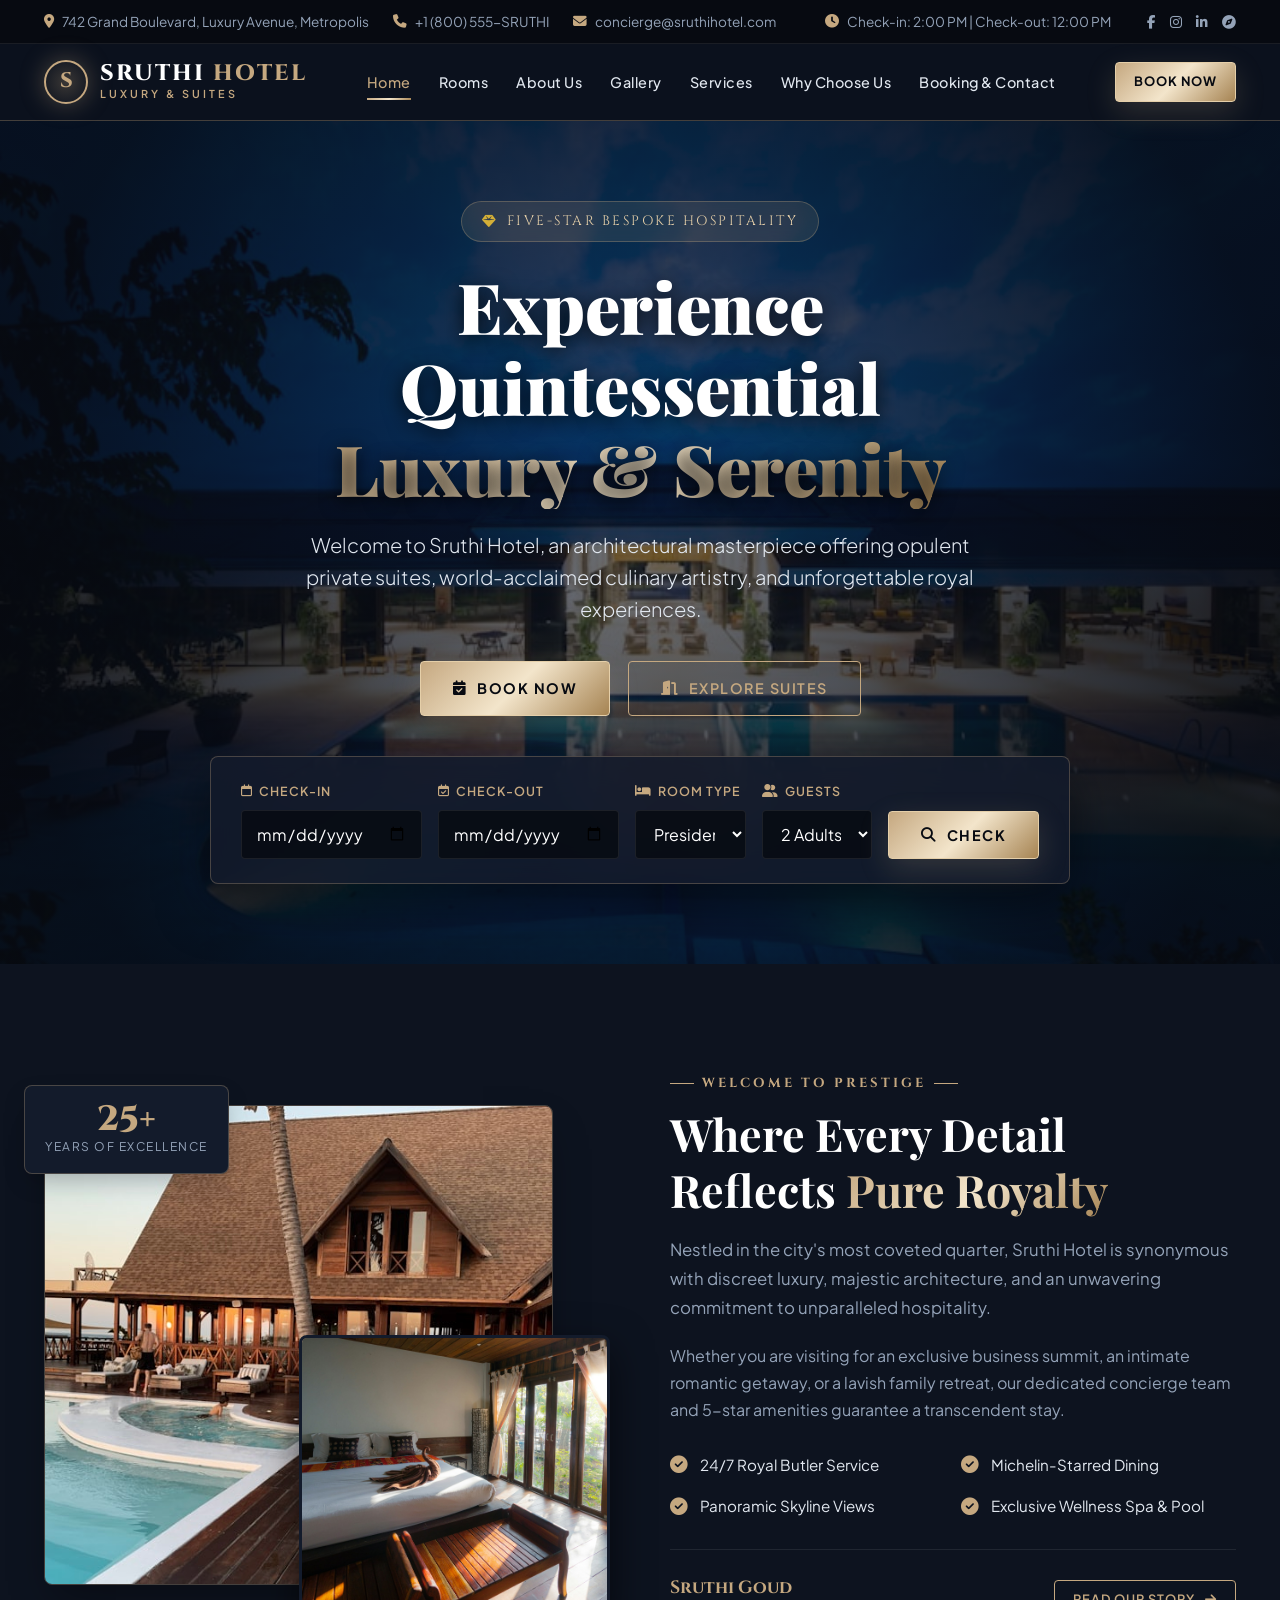
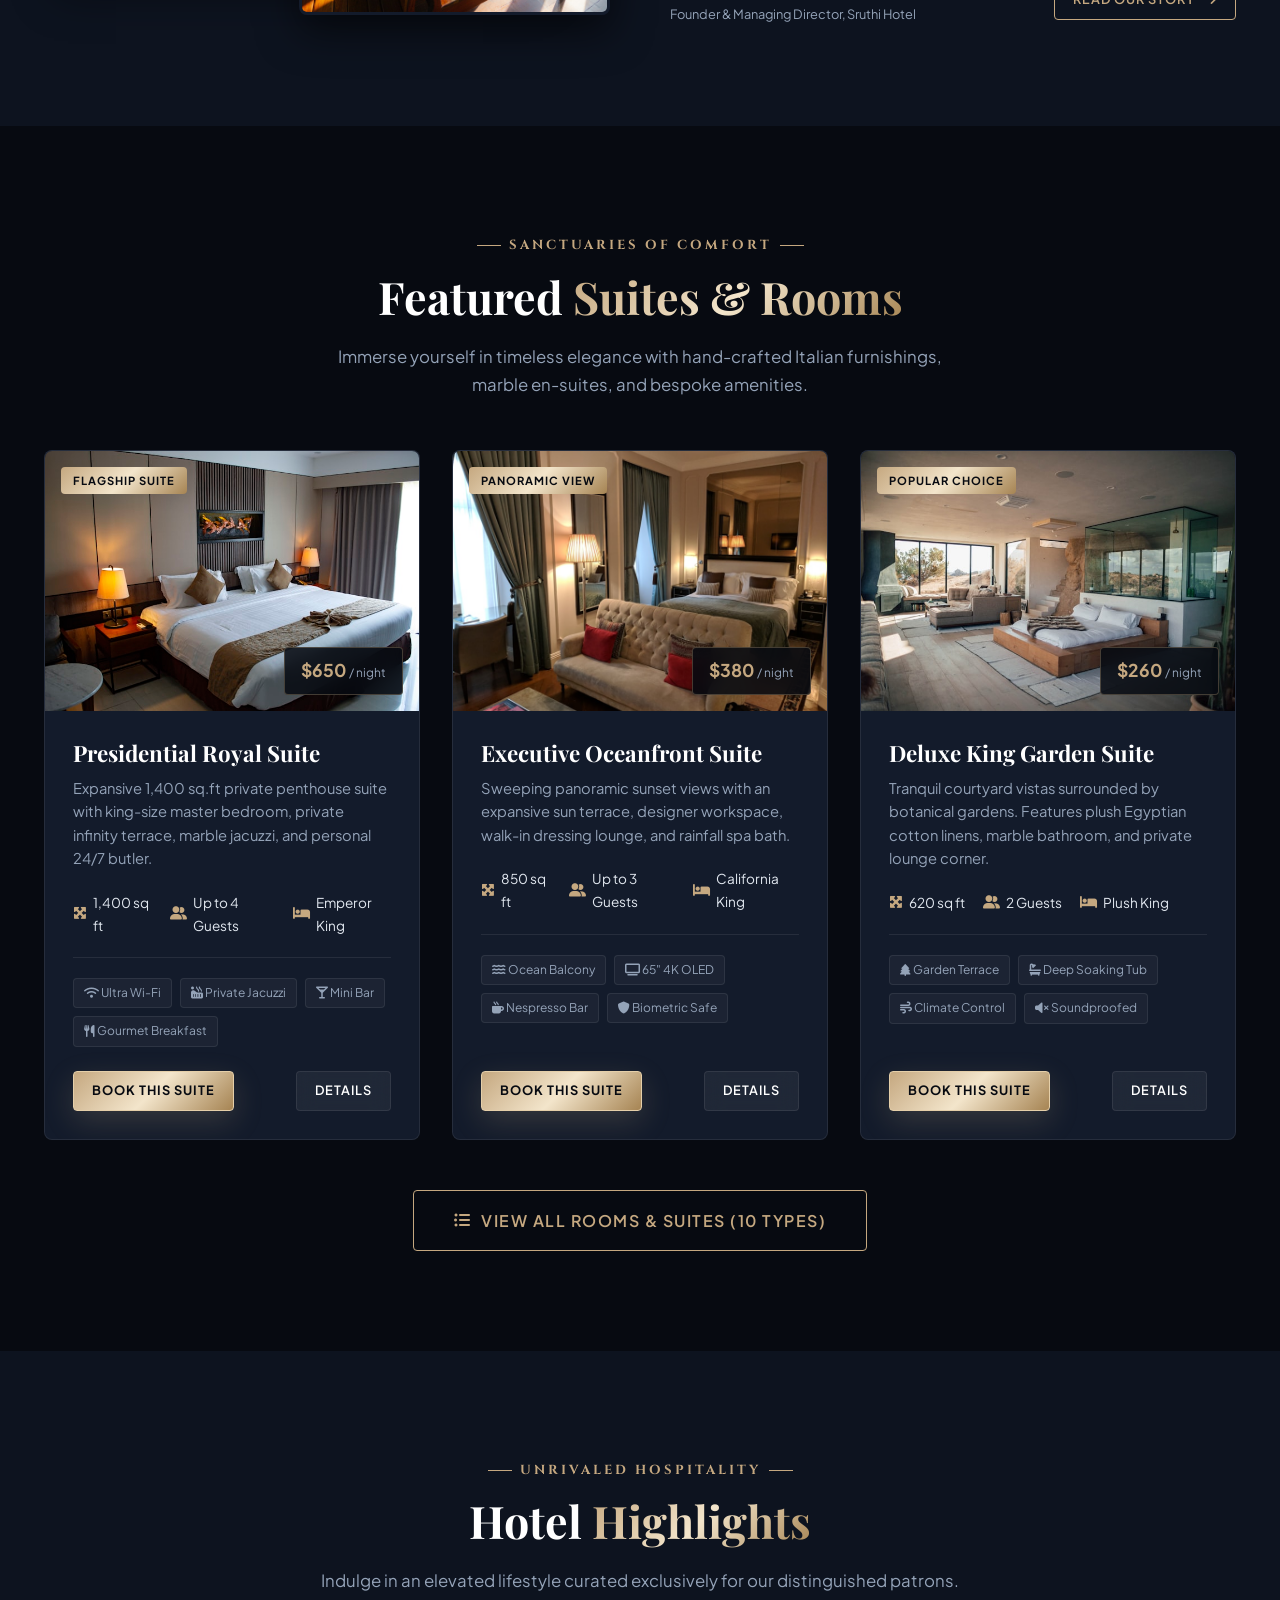
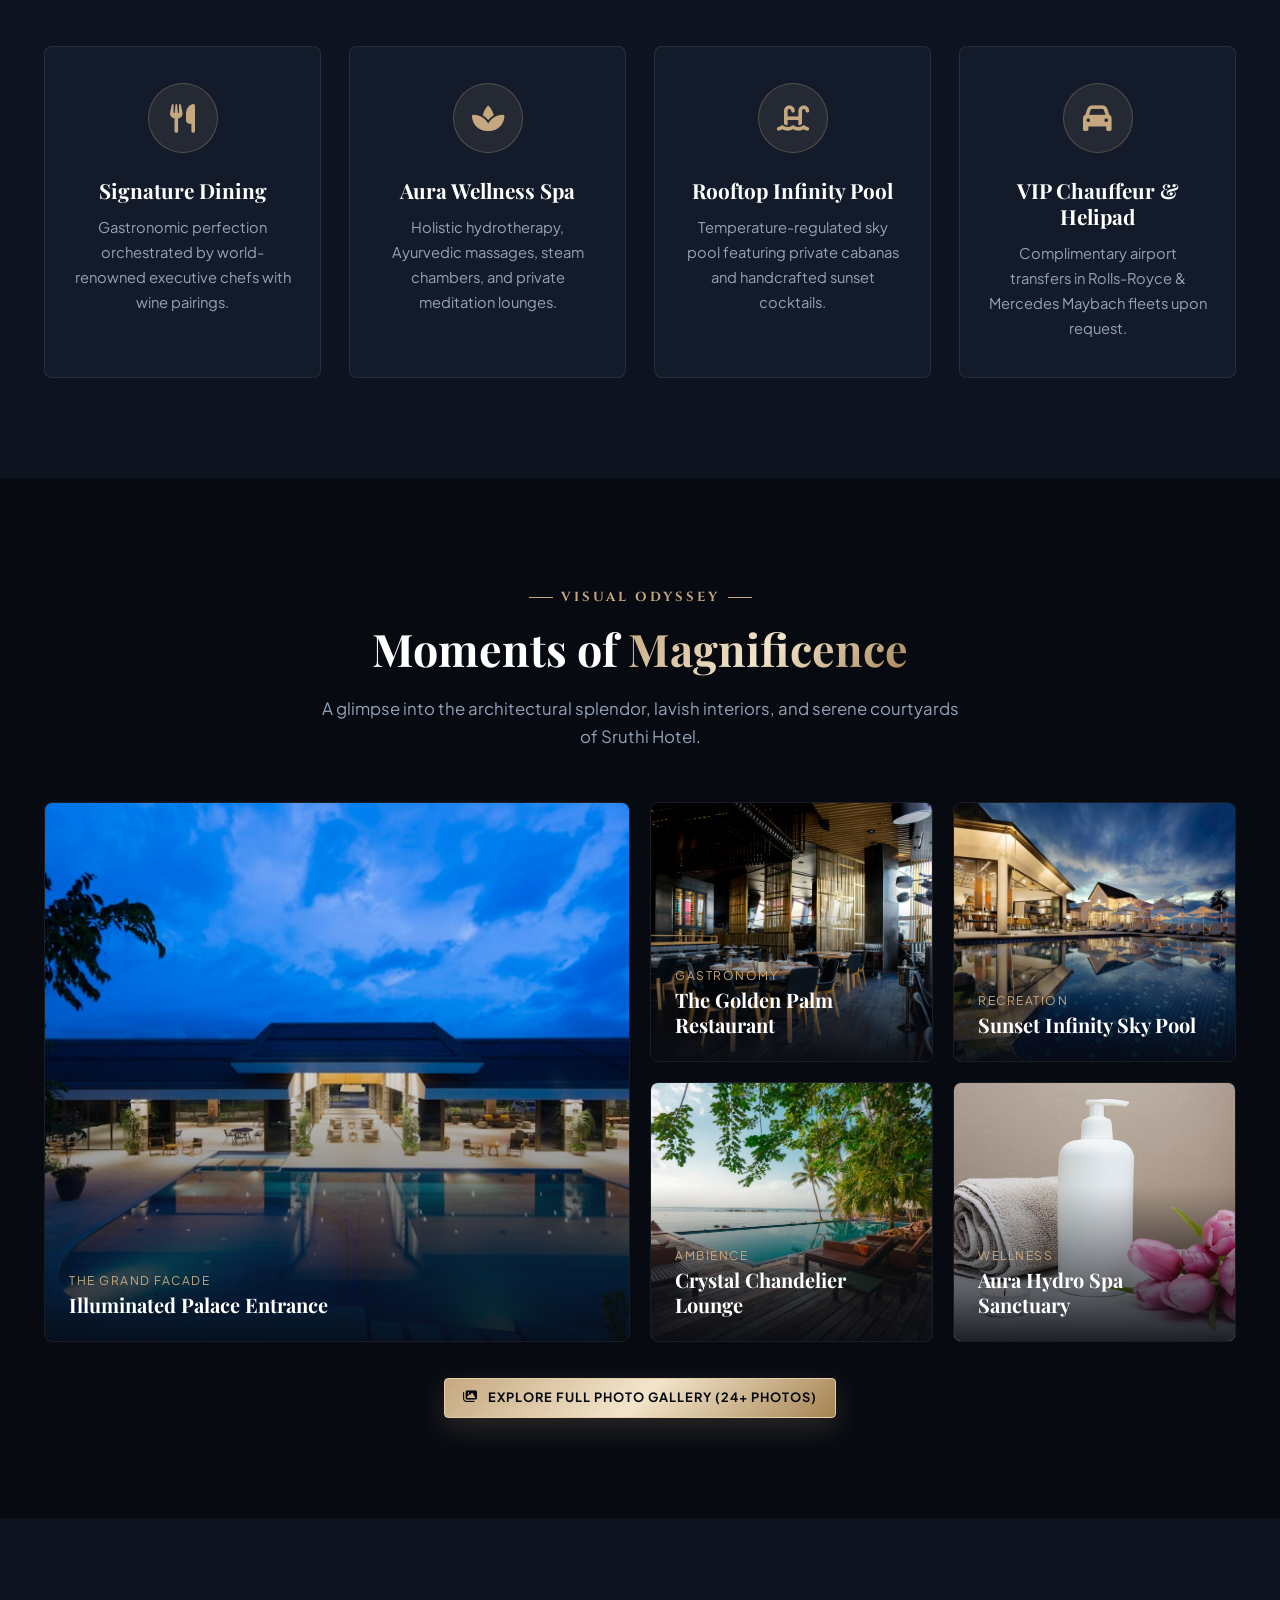
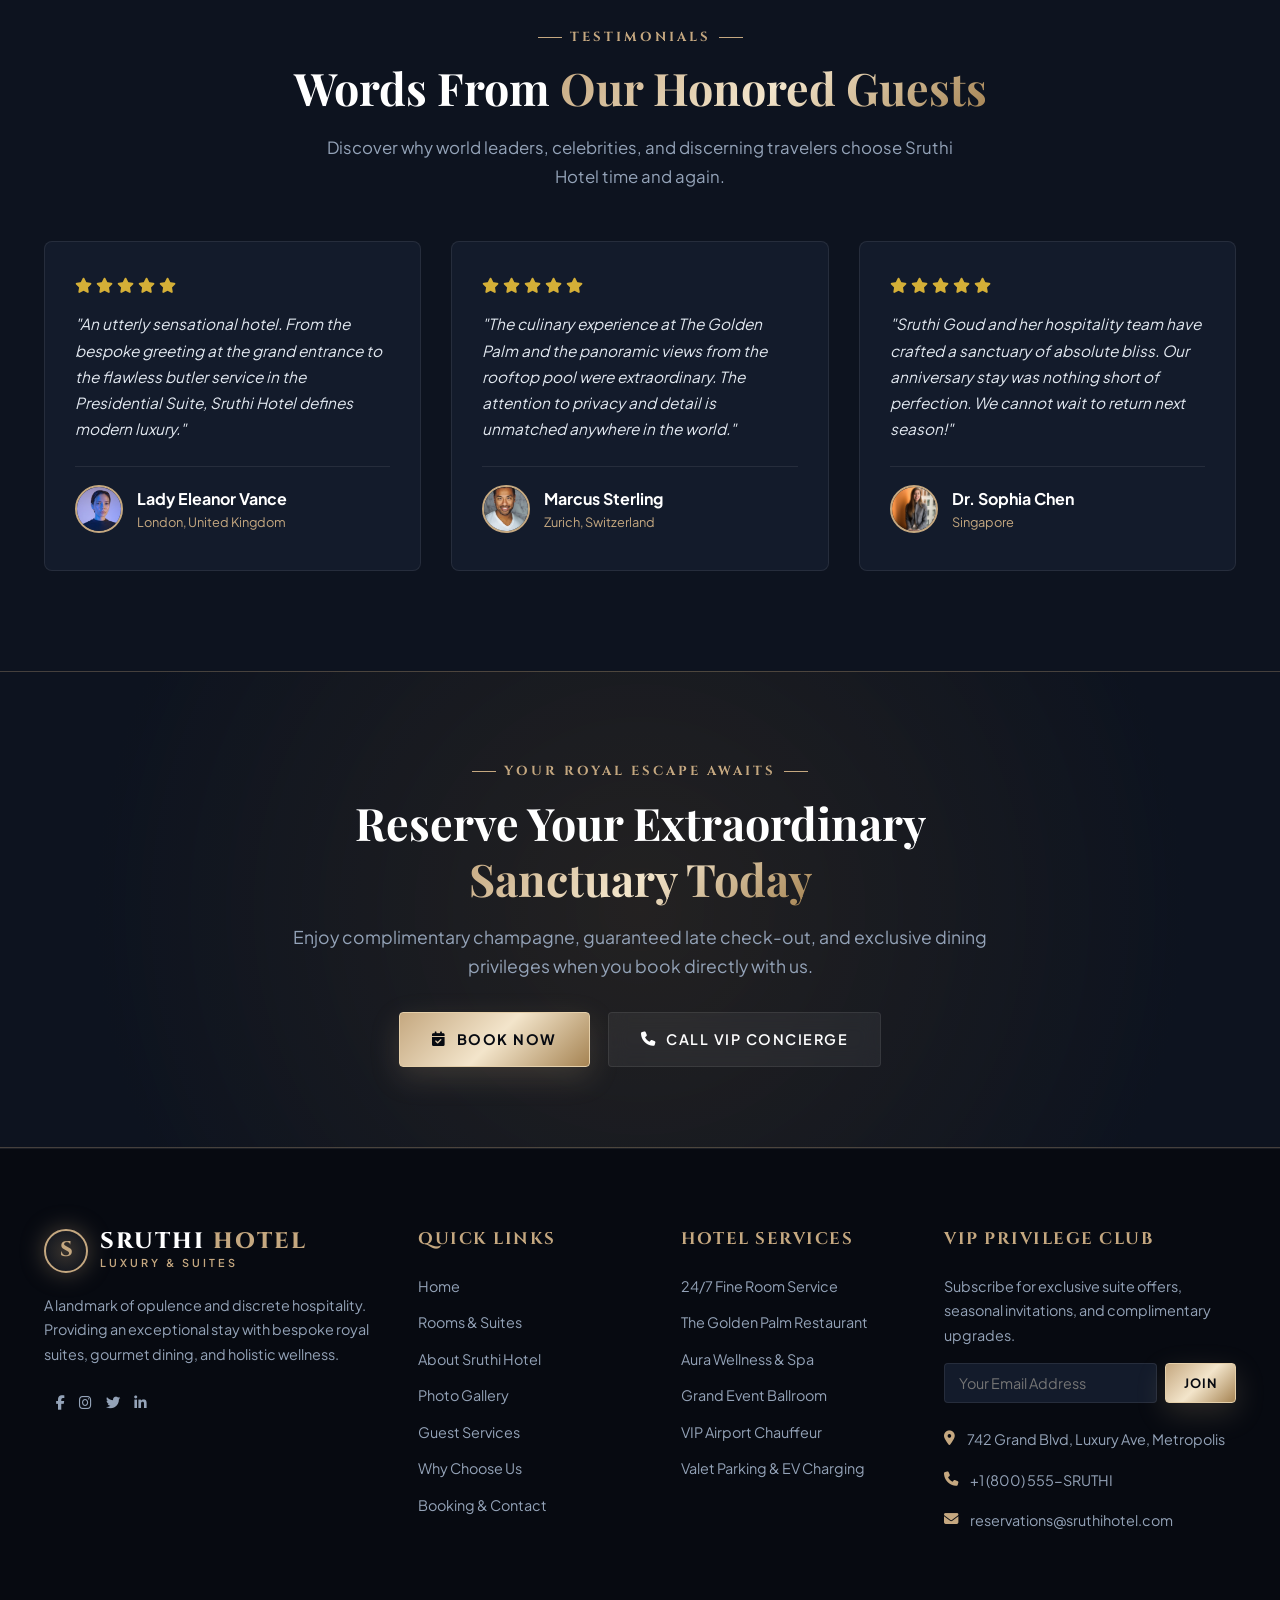
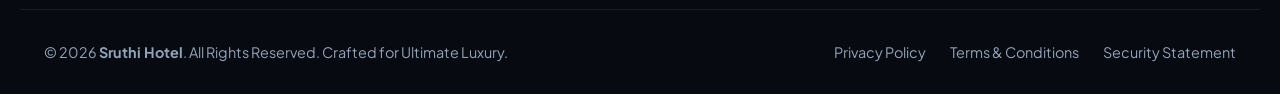
<file: index.html>
<!DOCTYPE html>
<html lang="en">
<head>
  <meta charset="UTF-8">
  <meta name="viewport" content="width=device-width, initial-scale=1.0">
  <title>Sruthi Hotel | 5-Star Luxury Hotel & Suites</title>
  <meta name="description" content="Welcome to Sruthi Hotel. Experience unprecedented luxury, presidential suites, world-class dining, and bespoke hospitality in prime tranquility.">
  <link rel="stylesheet" href="css/fontawesome/all.min.css">
  <link rel="stylesheet" href="css/style.css">
</head>
<body>

  <!-- Top Luxury Bar -->
  <div class="topbar">
    <div class="container topbar-container">
      <div class="topbar-left">
        <div class="topbar-item">
          <i class="fa-solid fa-location-dot"></i>
          <span>742 Grand Boulevard, Luxury Avenue, Metropolis</span>
        </div>
        <div class="topbar-item">
          <i class="fa-solid fa-phone"></i>
          <a href="tel:+18005557788">+1 (800) 555-SRUTHI</a>
        </div>
        <div class="topbar-item">
          <i class="fa-solid fa-envelope"></i>
          <a href="mailto:concierge@sruthihotel.com">concierge@sruthihotel.com</a>
        </div>
      </div>
      <div class="topbar-right">
        <div class="topbar-item">
          <i class="fa-solid fa-clock"></i>
          <span>Check-in: 2:00 PM | Check-out: 12:00 PM</span>
        </div>
        <div class="topbar-social">
          <a href="#" aria-label="Facebook"><i class="fa-brands fa-facebook-f"></i></a>
          <a href="#" aria-label="Instagram"><i class="fa-brands fa-instagram"></i></a>
          <a href="#" aria-label="LinkedIn"><i class="fa-brands fa-linkedin-in"></i></a>
          <a href="#" aria-label="TripAdvisor"><i class="fa-solid fa-compass"></i></a>
        </div>
      </div>
    </div>
  </div>

  <!-- Main Navigation Header -->
  <header class="navbar">
    <div class="container nav-container">
      <a href="index.html" class="brand-logo">
        <div class="brand-emblem">S</div>
        <div class="brand-text">
          <span class="brand-name">SRUTHI <span>HOTEL</span></span>
          <span class="brand-sub">Luxury & Suites</span>
        </div>
      </a>

      <!-- Desktop Nav Menu -->
      <nav class="nav-menu">
        <a href="index.html" class="nav-link active">Home</a>
        <a href="rooms.html" class="nav-link">Rooms</a>
        <a href="about.html" class="nav-link">About Us</a>
        <a href="gallery.html" class="nav-link">Gallery</a>
        <a href="services.html" class="nav-link">Services</a>
        <a href="whychooseus.html" class="nav-link">Why Choose Us</a>
        <a href="booking-contact.html" class="nav-link">Booking & Contact</a>
      </nav>

      <!-- Nav CTA & Mobile Toggle -->
      <div class="nav-cta">
        <a href="booking-contact.html" class="btn btn-gold btn-sm">Book Now</a>
        <button class="hamburger-btn" aria-label="Open Navigation Menu">
          <i class="fa-solid fa-bars"></i>
        </button>
      </div>
    </div>
  </header>

  <!-- Mobile Drawer -->
  <div class="drawer-backdrop"></div>
  <aside class="mobile-nav-drawer">
    <div class="drawer-header">
      <div class="brand-logo">
        <div class="brand-emblem">S</div>
        <div class="brand-text">
          <span class="brand-name">SRUTHI <span>HOTEL</span></span>
        </div>
      </div>
      <button class="drawer-close" aria-label="Close Menu"><i class="fa-solid fa-xmark"></i></button>
    </div>
    <nav class="drawer-links">
      <a href="index.html" class="drawer-link active">Home</a>
      <a href="rooms.html" class="drawer-link">Rooms & Suites</a>
      <a href="about.html" class="drawer-link">About Us</a>
      <a href="gallery.html" class="drawer-link">Photo Gallery</a>
      <a href="services.html" class="drawer-link">Our Services</a>
      <a href="whychooseus.html" class="drawer-link">Why Choose Us</a>
      <a href="booking-contact.html" class="drawer-link">Booking & Contact</a>
    </nav>
    <div style="margin-top: auto; padding-top: 20px;">
      <a href="booking-contact.html" class="btn btn-gold" style="width: 100%;">Reserve A Suite</a>
    </div>
  </aside>

  <!-- Full-Screen Hero Section with Grand Entrance Background -->
  <section class="hero-section">
    <div class="hero-overlay"></div>
    <div class="hero-content">
      <div class="hero-badge">
        <i class="fa-solid fa-gem"></i> Five-Star Bespoke Hospitality
      </div>
      <h1 class="hero-title">
        Experience Quintessential <span class="gold-gradient-text">Luxury & Serenity</span>
      </h1>
      <p class="hero-subtitle">
        Welcome to Sruthi Hotel, an architectural masterpiece offering opulent private suites, world-acclaimed culinary artistry, and unforgettable royal experiences.
      </p>
      <div class="hero-actions">
        <a href="booking-contact.html" class="btn btn-gold">
          <i class="fa-solid fa-calendar-check"></i> Book Now
        </a>
        <a href="rooms.html" class="btn btn-outline-gold">
          <i class="fa-solid fa-door-open"></i> Explore Suites
        </a>
      </div>

      <!-- Quick Availability Check Bar -->
      <div class="booking-strip">
        <form class="booking-strip-form" action="booking-contact.html" method="GET">
          <div class="form-group">
            <label class="form-label"><i class="fa-regular fa-calendar"></i> Check-in</label>
            <input type="date" name="checkin" class="form-control" required>
          </div>
          <div class="form-group">
            <label class="form-label"><i class="fa-regular fa-calendar-check"></i> Check-out</label>
            <input type="date" name="checkout" class="form-control" required>
          </div>
          <div class="form-group">
            <label class="form-label"><i class="fa-solid fa-bed"></i> Room Type</label>
            <select name="room" class="form-control">
              <option value="presidential-suite">Presidential Royal Suite ($650)</option>
              <option value="imperial-penthouse">Imperial Penthouse ($550)</option>
              <option value="executive-ocean">Executive Ocean View ($380)</option>
              <option value="deluxe-garden">Deluxe King Garden ($260)</option>
            </select>
          </div>
          <div class="form-group">
            <label class="form-label"><i class="fa-solid fa-user-group"></i> Guests</label>
            <select name="guests" class="form-control">
              <option value="1">1 Adult</option>
              <option value="2" selected>2 Adults</option>
              <option value="3">2 Adults, 1 Child</option>
              <option value="4">4 Guests / Family</option>
            </select>
          </div>
          <button type="submit" class="btn btn-gold" style="height: 48px;">
            <i class="fa-solid fa-magnifying-glass"></i> Check
          </button>
        </form>
      </div>
    </div>
  </section>

  <!-- Grand Welcome & Entrance Story Section -->
  <section class="section-padding" style="background: var(--bg-dark);">
    <div class="container">
      <div class="welcome-grid">
        <!-- Visual Entrance Imagery -->
        <div class="welcome-images">
          <div class="welcome-badge-floating">
            <div class="welcome-badge-num">25+</div>
            <div class="welcome-badge-text">Years of Excellence</div>
          </div>
          <!-- Grand Entrance Image -->
          <img src="images/photo-1566073771259-6a8506099945.jpg" alt="Sruthi Hotel Grand Entrance" class="welcome-img-main">
          <!-- Grand Lobby Overlay -->
          <img src="images/photo-1582719478250-c89cae4dc85b.jpg" alt="Sruthi Hotel Grand Lobby" class="welcome-img-sub">
        </div>

        <!-- Narrative Content -->
        <div class="welcome-content">
          <span class="section-tag">Welcome to Prestige</span>
          <h2 class="section-title">Where Every Detail Reflects <span class="gold-gradient-text">Pure Royalty</span></h2>
          <p style="color: var(--text-muted); margin-bottom: 20px; font-size: 1.05rem;">
            Nestled in the city's most coveted quarter, Sruthi Hotel is synonymous with discreet luxury, majestic architecture, and an unwavering commitment to unparalleled hospitality.
          </p>
          <p style="color: var(--text-muted); margin-bottom: 24px;">
            Whether you are visiting for an exclusive business summit, an intimate romantic getaway, or a lavish family retreat, our dedicated concierge team and 5-star amenities guarantee a transcendent stay.
          </p>

          <div class="feature-list">
            <div class="feature-item">
              <i class="fa-solid fa-circle-check"></i>
              <span>24/7 Royal Butler Service</span>
            </div>
            <div class="feature-item">
              <i class="fa-solid fa-circle-check"></i>
              <span>Michelin-Starred Dining</span>
            </div>
            <div class="feature-item">
              <i class="fa-solid fa-circle-check"></i>
              <span>Panoramic Skyline Views</span>
            </div>
            <div class="feature-item">
              <i class="fa-solid fa-circle-check"></i>
              <span>Exclusive Wellness Spa & Pool</span>
            </div>
          </div>

          <div class="welcome-signature">
            <div>
              <div class="signature-name">Sruthi Goud</div>
              <div class="signature-role">Founder & Managing Director, Sruthi Hotel</div>
            </div>
            <a href="about.html" class="btn btn-outline-gold btn-sm" style="margin-left: auto;">
              Read Our Story <i class="fa-solid fa-arrow-right"></i>
            </a>
          </div>
        </div>
      </div>
    </div>
  </section>

  <!-- Featured Rooms Section (EXACTLY 3 ROOMS AS SPECIFIED) -->
  <section class="section-padding" style="background: var(--bg-darker);">
    <div class="container">
      <div class="text-center">
        <span class="section-tag">Sanctuaries of Comfort</span>
        <h2 class="section-title">Featured <span class="gold-gradient-text">Suites & Rooms</span></h2>
        <p class="section-desc">
          Immerse yourself in timeless elegance with hand-crafted Italian furnishings, marble en-suites, and bespoke amenities.
        </p>
      </div>

      <div class="rooms-grid">
        <!-- Room 1: Presidential Royal Suite -->
        <article class="room-card">
          <div class="room-image-wrap">
            <span class="room-tag">Flagship Suite</span>
            <img src="images/photo-1618773928121-c32242e63f39.jpg" alt="Presidential Royal Suite">
            <div class="room-price-badge">
              $650 <span>/ night</span>
            </div>
          </div>
          <div class="room-info">
            <h3 class="room-title">Presidential Royal Suite</h3>
            <p class="room-desc">
              Expansive 1,400 sq.ft private penthouse suite with king-size master bedroom, private infinity terrace, marble jacuzzi, and personal 24/7 butler.
            </p>
            <div class="room-meta">
              <div class="room-meta-item"><i class="fa-solid fa-maximize"></i> 1,400 sq ft</div>
              <div class="room-meta-item"><i class="fa-solid fa-user-group"></i> Up to 4 Guests</div>
              <div class="room-meta-item"><i class="fa-solid fa-bed"></i> Emperor King</div>
            </div>
            <div class="room-amenities-tags">
              <span class="amenity-pill"><i class="fa-solid fa-wifi"></i> Ultra Wi-Fi</span>
              <span class="amenity-pill"><i class="fa-solid fa-hot-tub-person"></i> Private Jacuzzi</span>
              <span class="amenity-pill"><i class="fa-solid fa-martini-glass"></i> Mini Bar</span>
              <span class="amenity-pill"><i class="fa-solid fa-utensils"></i> Gourmet Breakfast</span>
            </div>
            <div class="room-footer">
              <a href="booking-contact.html?room=presidential-suite" class="btn btn-gold btn-sm">Book This Suite</a>
              <a href="rooms.html" class="btn btn-dark btn-sm">Details</a>
            </div>
          </div>
        </article>

        <!-- Room 2: Executive Oceanfront Suite -->
        <article class="room-card">
          <div class="room-image-wrap">
            <span class="room-tag">Panoramic View</span>
            <img src="images/photo-1590490360182-c33d57733427.jpg" alt="Executive Oceanfront Suite">
            <div class="room-price-badge">
              $380 <span>/ night</span>
            </div>
          </div>
          <div class="room-info">
            <h3 class="room-title">Executive Oceanfront Suite</h3>
            <p class="room-desc">
              Sweeping panoramic sunset views with an expansive sun terrace, designer workspace, walk-in dressing lounge, and rainfall spa bath.
            </p>
            <div class="room-meta">
              <div class="room-meta-item"><i class="fa-solid fa-maximize"></i> 850 sq ft</div>
              <div class="room-meta-item"><i class="fa-solid fa-user-group"></i> Up to 3 Guests</div>
              <div class="room-meta-item"><i class="fa-solid fa-bed"></i> California King</div>
            </div>
            <div class="room-amenities-tags">
              <span class="amenity-pill"><i class="fa-solid fa-water"></i> Ocean Balcony</span>
              <span class="amenity-pill"><i class="fa-solid fa-tv"></i> 65" 4K OLED</span>
              <span class="amenity-pill"><i class="fa-solid fa-mug-hot"></i> Nespresso Bar</span>
              <span class="amenity-pill"><i class="fa-solid fa-shield"></i> Biometric Safe</span>
            </div>
            <div class="room-footer">
              <a href="booking-contact.html?room=executive-ocean" class="btn btn-gold btn-sm">Book This Suite</a>
              <a href="rooms.html" class="btn btn-dark btn-sm">Details</a>
            </div>
          </div>
        </article>

        <!-- Room 3: Deluxe King Garden Suite -->
        <article class="room-card">
          <div class="room-image-wrap">
            <span class="room-tag">Popular Choice</span>
            <img src="images/photo-1578683010236-d716f9a3f461.jpg" alt="Deluxe King Garden Suite">
            <div class="room-price-badge">
              $260 <span>/ night</span>
            </div>
          </div>
          <div class="room-info">
            <h3 class="room-title">Deluxe King Garden Suite</h3>
            <p class="room-desc">
              Tranquil courtyard vistas surrounded by botanical gardens. Features plush Egyptian cotton linens, marble bathroom, and private lounge corner.
            </p>
            <div class="room-meta">
              <div class="room-meta-item"><i class="fa-solid fa-maximize"></i> 620 sq ft</div>
              <div class="room-meta-item"><i class="fa-solid fa-user-group"></i> 2 Guests</div>
              <div class="room-meta-item"><i class="fa-solid fa-bed"></i> Plush King</div>
            </div>
            <div class="room-amenities-tags">
              <span class="amenity-pill"><i class="fa-solid fa-tree"></i> Garden Terrace</span>
              <span class="amenity-pill"><i class="fa-solid fa-bath"></i> Deep Soaking Tub</span>
              <span class="amenity-pill"><i class="fa-solid fa-wind"></i> Climate Control</span>
              <span class="amenity-pill"><i class="fa-solid fa-volume-xmark"></i> Soundproofed</span>
            </div>
            <div class="room-footer">
              <a href="booking-contact.html?room=deluxe-garden" class="btn btn-gold btn-sm">Book This Suite</a>
              <a href="rooms.html" class="btn btn-dark btn-sm">Details</a>
            </div>
          </div>
        </article>
      </div>

      <!-- View All Rooms Button linking to rooms.html -->
      <div class="text-center" style="margin-top: 50px;">
        <a href="rooms.html" class="btn btn-outline-gold" style="padding: 16px 40px; font-size: 1rem;">
          <i class="fa-solid fa-list-ul"></i> View All Rooms & Suites (10 Types)
        </a>
      </div>
    </div>
  </section>

  <!-- Hotel Highlights & Amenities -->
  <section class="section-padding" style="background: var(--bg-dark);">
    <div class="container">
      <div class="text-center">
        <span class="section-tag">Unrivaled Hospitality</span>
        <h2 class="section-title">Hotel <span class="gold-gradient-text">Highlights</span></h2>
        <p class="section-desc">
          Indulge in an elevated lifestyle curated exclusively for our distinguished patrons.
        </p>
      </div>

      <div class="highlights-grid">
        <div class="highlight-card">
          <div class="highlight-icon">
            <i class="fa-solid fa-utensils"></i>
          </div>
          <h3 class="highlight-title">Signature Dining</h3>
          <p class="highlight-desc">
            Gastronomic perfection orchestrated by world-renowned executive chefs with wine pairings.
          </p>
        </div>

        <div class="highlight-card">
          <div class="highlight-icon">
            <i class="fa-solid fa-spa"></i>
          </div>
          <h3 class="highlight-title">Aura Wellness Spa</h3>
          <p class="highlight-desc">
            Holistic hydrotherapy, Ayurvedic massages, steam chambers, and private meditation lounges.
          </p>
        </div>

        <div class="highlight-card">
          <div class="highlight-icon">
            <i class="fa-solid fa-water-ladder"></i>
          </div>
          <h3 class="highlight-title">Rooftop Infinity Pool</h3>
          <p class="highlight-desc">
            Temperature-regulated sky pool featuring private cabanas and handcrafted sunset cocktails.
          </p>
        </div>

        <div class="highlight-card">
          <div class="highlight-icon">
            <i class="fa-solid fa-car"></i>
          </div>
          <h3 class="highlight-title">VIP Chauffeur & Helipad</h3>
          <p class="highlight-desc">
            Complimentary airport transfers in Rolls-Royce & Mercedes Maybach fleets upon request.
          </p>
        </div>
      </div>
    </div>
  </section>

  <!-- Multiple Image Section: Visual Hotel Experience Showcase -->
  <section class="section-padding" style="background: var(--bg-darker);">
    <div class="container">
      <div class="text-center">
        <span class="section-tag">Visual Odyssey</span>
        <h2 class="section-title">Moments of <span class="gold-gradient-text">Magnificence</span></h2>
        <p class="section-desc">
          A glimpse into the architectural splendor, lavish interiors, and serene courtyards of Sruthi Hotel.
        </p>
      </div>

      <div class="experience-grid">
        <div class="exp-item exp-item-1">
          <img src="images/photo-1542314831-068cd1dbfeeb.jpg" alt="Sruthi Hotel Facade & Entrance at Dusk">
          <div class="exp-overlay">
            <span class="exp-tag">The Grand Facade</span>
            <h3 class="exp-title">Illuminated Palace Entrance</h3>
          </div>
        </div>
        <div class="exp-item exp-item-2">
          <img src="images/photo-1517248135467-4c7edcad34c4.jpg" alt="Fine Dining Restaurant">
          <div class="exp-overlay">
            <span class="exp-tag">Gastronomy</span>
            <h3 class="exp-title">The Golden Palm Restaurant</h3>
          </div>
        </div>
        <div class="exp-item exp-item-3">
          <img src="images/photo-1571896349842-33c89424de2d.jpg" alt="Rooftop Pool">
          <div class="exp-overlay">
            <span class="exp-tag">Recreation</span>
            <h3 class="exp-title">Sunset Infinity Sky Pool</h3>
          </div>
        </div>
        <div class="exp-item exp-item-4">
          <img src="images/photo-1584132967334-10e028bd69f7.jpg" alt="Lobby Lounge">
          <div class="exp-overlay">
            <span class="exp-tag">Ambience</span>
            <h3 class="exp-title">Crystal Chandelier Lounge</h3>
          </div>
        </div>
        <div class="exp-item exp-item-5">
          <img src="images/photo-1540555700478-4be289fbecef.jpg" alt="Aura Spa Sanctuary">
          <div class="exp-overlay">
            <span class="exp-tag">Wellness</span>
            <h3 class="exp-title">Aura Hydro Spa Sanctuary</h3>
          </div>
        </div>
      </div>

      <div class="text-center" style="margin-top: 36px;">
        <a href="gallery.html" class="btn btn-gold btn-sm">
          <i class="fa-solid fa-images"></i> Explore Full Photo Gallery (24+ Photos)
        </a>
      </div>
    </div>
  </section>

  <!-- Guest Reviews & Testimonials Section -->
  <section class="section-padding" style="background: var(--bg-dark);">
    <div class="container">
      <div class="text-center">
        <span class="section-tag">Testimonials</span>
        <h2 class="section-title">Words From <span class="gold-gradient-text">Our Honored Guests</span></h2>
        <p class="section-desc">
          Discover why world leaders, celebrities, and discerning travelers choose Sruthi Hotel time and again.
        </p>
      </div>

      <div class="reviews-grid">
        <div class="review-card">
          <div class="review-stars">
            <i class="fa-solid fa-star"></i><i class="fa-solid fa-star"></i><i class="fa-solid fa-star"></i><i class="fa-solid fa-star"></i><i class="fa-solid fa-star"></i>
          </div>
          <p class="review-text">
            "An utterly sensational hotel. From the bespoke greeting at the grand entrance to the flawless butler service in the Presidential Suite, Sruthi Hotel defines modern luxury."
          </p>
          <div class="review-user">
            <img src="images/photo-1534528741775-53994a69daeb.jpg" alt="Lady Eleanor Vance" class="user-avatar">
            <div>
              <div class="user-name">Lady Eleanor Vance</div>
              <div class="user-origin">London, United Kingdom</div>
            </div>
          </div>
        </div>

        <div class="review-card">
          <div class="review-stars">
            <i class="fa-solid fa-star"></i><i class="fa-solid fa-star"></i><i class="fa-solid fa-star"></i><i class="fa-solid fa-star"></i><i class="fa-solid fa-star"></i>
          </div>
          <p class="review-text">
            "The culinary experience at The Golden Palm and the panoramic views from the rooftop pool were extraordinary. The attention to privacy and detail is unmatched anywhere in the world."
          </p>
          <div class="review-user">
            <img src="images/photo-1507003211169-0a1dd7228f2d.jpg" alt="Marcus Sterling" class="user-avatar">
            <div>
              <div class="user-name">Marcus Sterling</div>
              <div class="user-origin">Zurich, Switzerland</div>
            </div>
          </div>
        </div>

        <div class="review-card">
          <div class="review-stars">
            <i class="fa-solid fa-star"></i><i class="fa-solid fa-star"></i><i class="fa-solid fa-star"></i><i class="fa-solid fa-star"></i><i class="fa-solid fa-star"></i>
          </div>
          <p class="review-text">
            "Sruthi Goud and her hospitality team have crafted a sanctuary of absolute bliss. Our anniversary stay was nothing short of perfection. We cannot wait to return next season!"
          </p>
          <div class="review-user">
            <img src="images/photo-1573496359142-b8d87734a5a2.jpg" alt="Dr. Sophia Chen" class="user-avatar">
            <div>
              <div class="user-name">Dr. Sophia Chen</div>
              <div class="user-origin">Singapore</div>
            </div>
          </div>
        </div>
      </div>
    </div>
  </section>

  <!-- CTA Banner -->
  <section class="cta-banner">
    <div class="container cta-banner-content">
      <span class="section-tag">Your Royal Escape Awaits</span>
      <h2>Reserve Your Extraordinary <span class="gold-gradient-text">Sanctuary Today</span></h2>
      <p style="color: var(--text-muted); margin-bottom: 30px; font-size: 1.1rem;">
        Enjoy complimentary champagne, guaranteed late check-out, and exclusive dining privileges when you book directly with us.
      </p>
      <div style="display: flex; justify-content: center; gap: 18px; flex-wrap: wrap;">
        <a href="booking-contact.html" class="btn btn-gold">
          <i class="fa-solid fa-calendar-check"></i> Book Now
        </a>
        <a href="tel:+18005557788" class="btn btn-dark">
          <i class="fa-solid fa-phone"></i> Call VIP Concierge
        </a>
      </div>
    </div>
  </section>

  <!-- Luxury Footer -->
  <footer class="footer">
    <div class="container footer-grid">
      <div class="footer-brand">
        <a href="index.html" class="brand-logo">
          <div class="brand-emblem">S</div>
          <div class="brand-text">
            <span class="brand-name">SRUTHI <span>HOTEL</span></span>
            <span class="brand-sub">Luxury & Suites</span>
          </div>
        </a>
        <p>
          A landmark of opulence and discrete hospitality. Providing an exceptional stay with bespoke royal suites, gourmet dining, and holistic wellness.
        </p>
        <div class="topbar-social">
          <a href="#"><i class="fa-brands fa-facebook-f"></i></a>
          <a href="#"><i class="fa-brands fa-instagram"></i></a>
          <a href="#"><i class="fa-brands fa-twitter"></i></a>
          <a href="#"><i class="fa-brands fa-linkedin-in"></i></a>
        </div>
      </div>

      <div>
        <h4 class="footer-heading">Quick Links</h4>
        <ul class="footer-links">
          <li><a href="index.html">Home</a></li>
          <li><a href="rooms.html">Rooms & Suites</a></li>
          <li><a href="about.html">About Sruthi Hotel</a></li>
          <li><a href="gallery.html">Photo Gallery</a></li>
          <li><a href="services.html">Guest Services</a></li>
          <li><a href="whychooseus.html">Why Choose Us</a></li>
          <li><a href="booking-contact.html">Booking & Contact</a></li>
        </ul>
      </div>

      <div>
        <h4 class="footer-heading">Hotel Services</h4>
        <ul class="footer-links">
          <li><a href="services.html">24/7 Fine Room Service</a></li>
          <li><a href="services.html">The Golden Palm Restaurant</a></li>
          <li><a href="services.html">Aura Wellness & Spa</a></li>
          <li><a href="services.html">Grand Event Ballroom</a></li>
          <li><a href="services.html">VIP Airport Chauffeur</a></li>
          <li><a href="services.html">Valet Parking & EV Charging</a></li>
        </ul>
      </div>

      <div>
        <h4 class="footer-heading">VIP Privilege Club</h4>
        <p style="margin-bottom: 12px;">Subscribe for exclusive suite offers, seasonal invitations, and complimentary upgrades.</p>
        <form class="newsletter-form">
          <input type="email" placeholder="Your Email Address" required>
          <button type="submit" class="btn btn-gold btn-sm">Join</button>
        </form>
        <ul class="footer-contact" style="margin-top: 24px;">
          <li><i class="fa-solid fa-location-dot"></i> 742 Grand Blvd, Luxury Ave, Metropolis</li>
          <li><i class="fa-solid fa-phone"></i> +1 (800) 555-SRUTHI</li>
          <li><i class="fa-solid fa-envelope"></i> reservations@sruthihotel.com</li>
        </ul>
      </div>
    </div>

    <div class="container footer-bottom">
      <div>
        &copy; 2026 <strong>Sruthi Hotel</strong>. All Rights Reserved. Crafted for Ultimate Luxury.
      </div>
      <div class="footer-bottom-links">
        <a href="#">Privacy Policy</a>
        <a href="#">Terms & Conditions</a>
        <a href="#">Security Statement</a>
      </div>
    </div>
  </footer>

  <script src="js/script.js"></script>
</body>
</html>
</file>
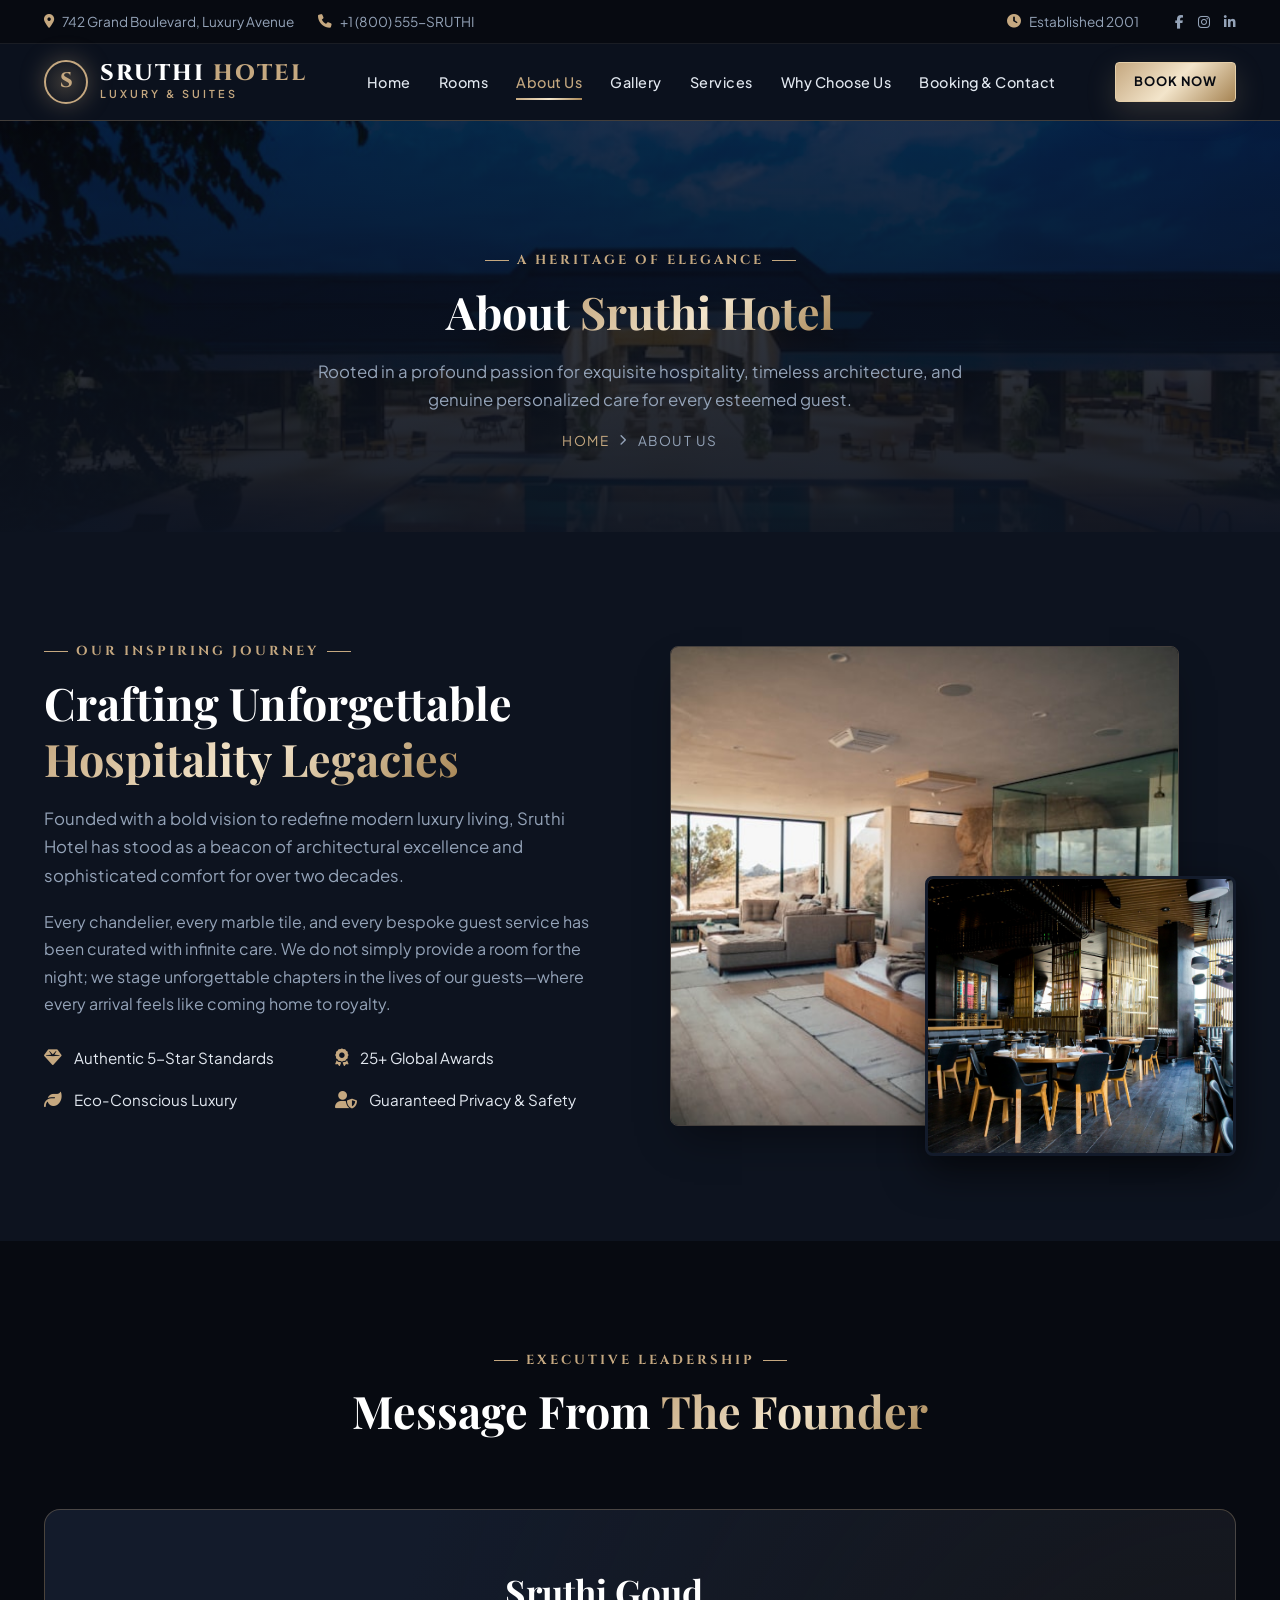
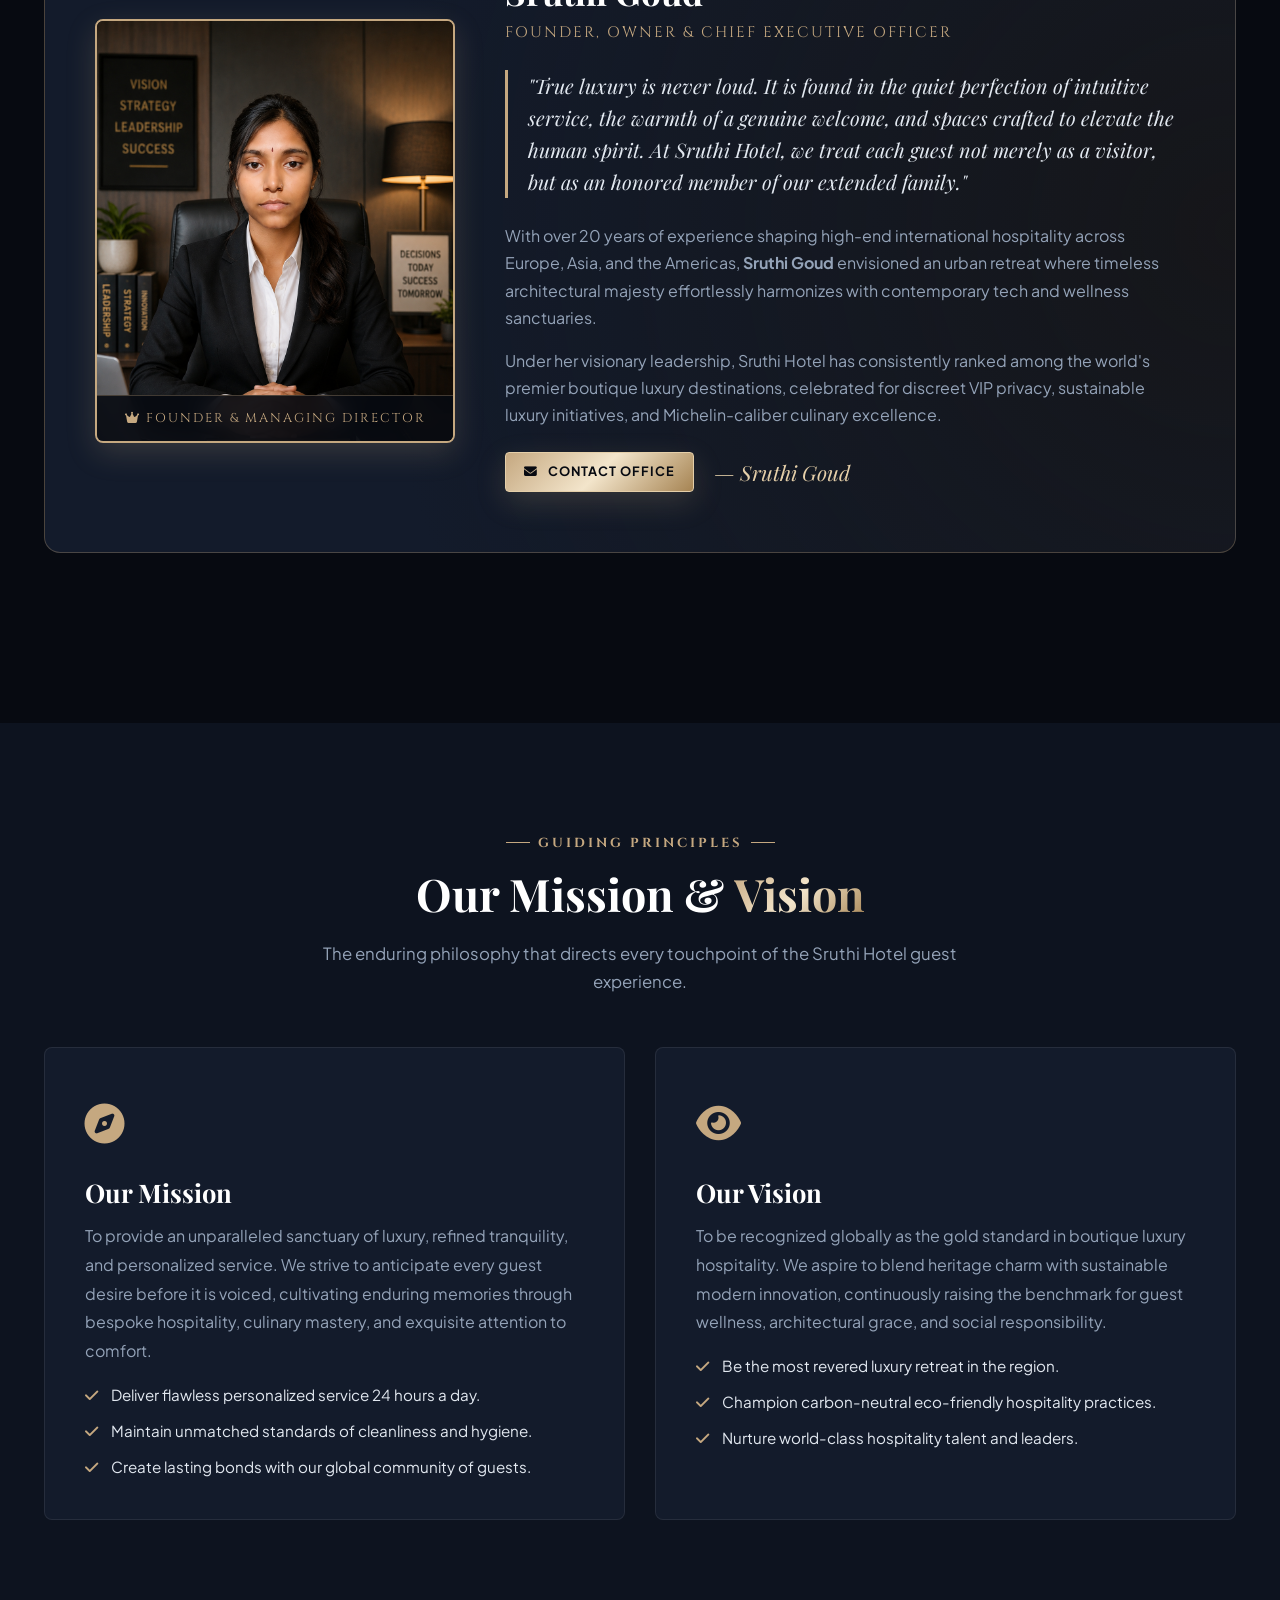
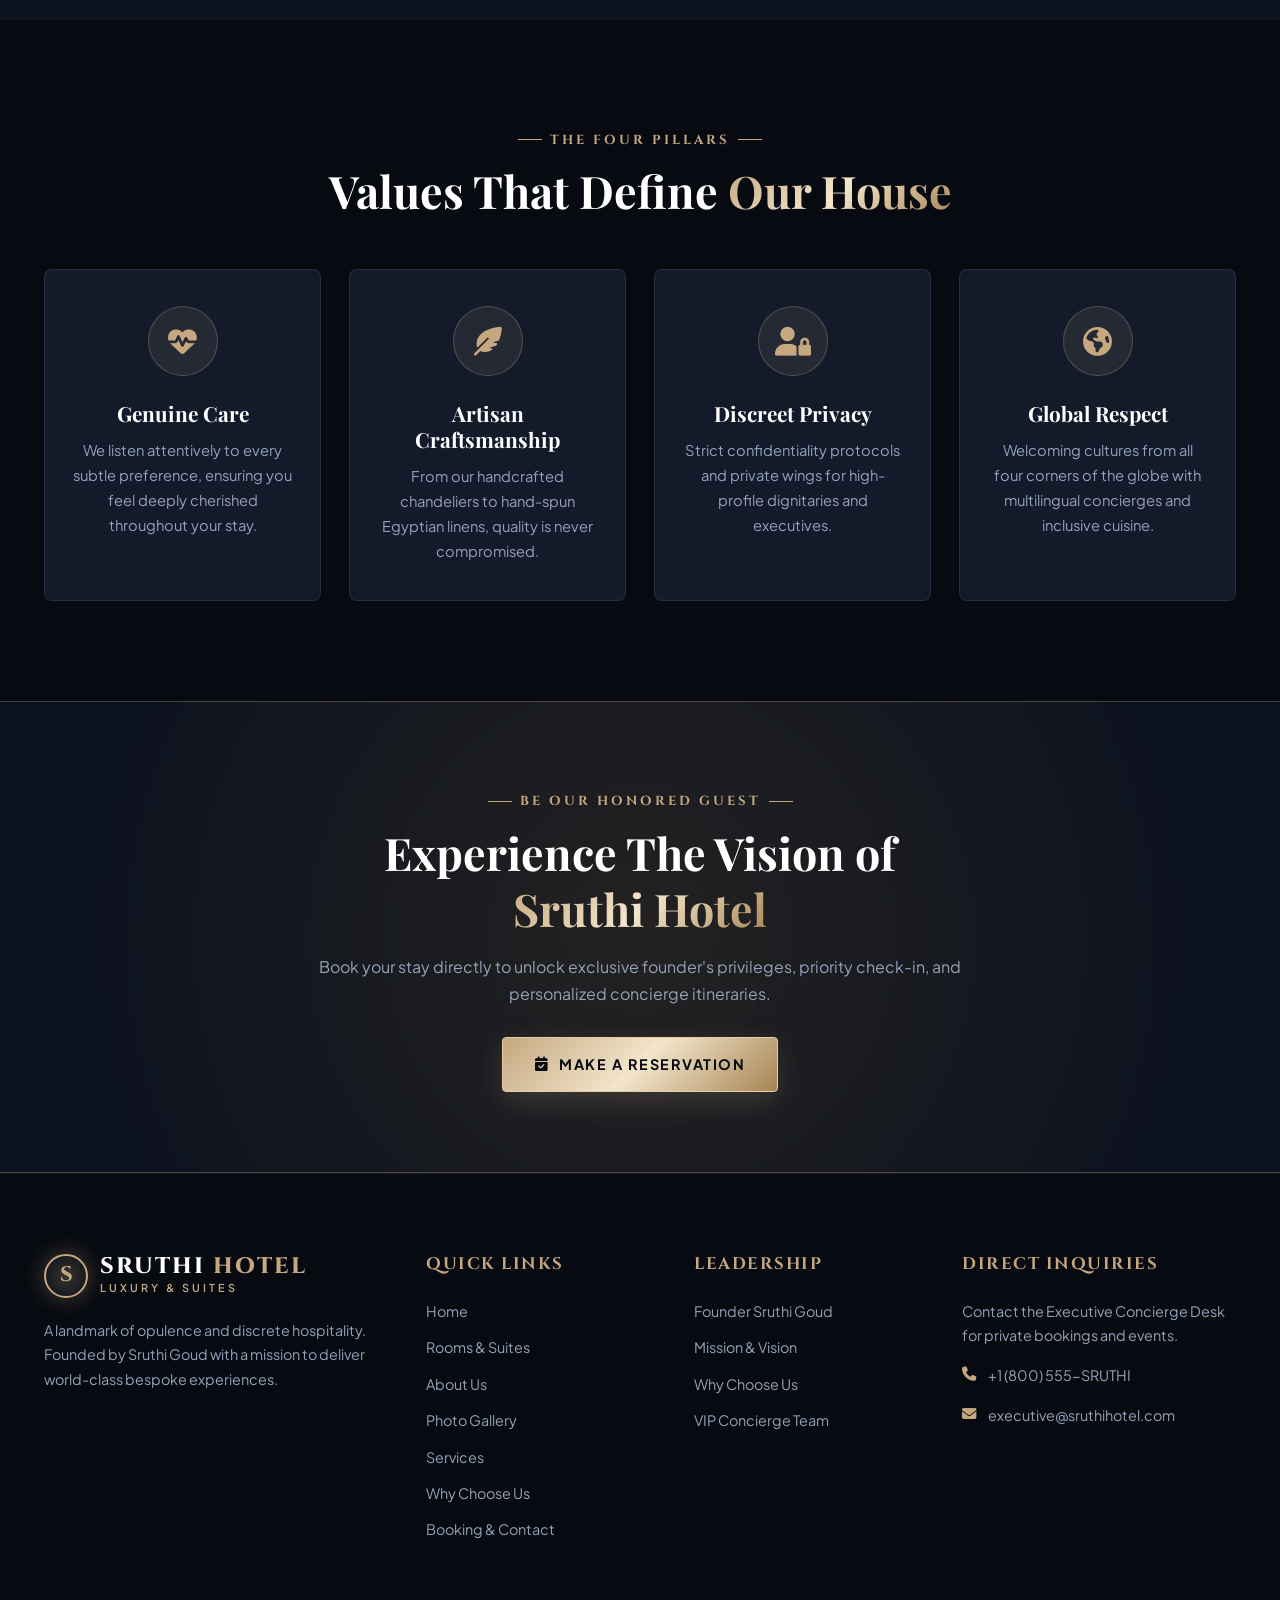
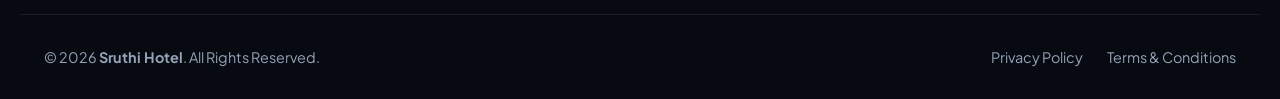
<file: about.html>
<!DOCTYPE html>
<html lang="en">
<head>
  <meta charset="UTF-8">
  <meta name="viewport" content="width=device-width, initial-scale=1.0">
  <title>About Us | Sruthi Hotel</title>
  <meta name="description" content="Discover the story, vision, and leadership behind Sruthi Hotel. Founded by Sruthi Goud with a mission to deliver world-class bespoke luxury hospitality.">
  <link rel="stylesheet" href="css/fontawesome/all.min.css">
  <link rel="stylesheet" href="css/style.css">
</head>
<body>

  <!-- Top Bar -->
  <div class="topbar">
    <div class="container topbar-container">
      <div class="topbar-left">
        <div class="topbar-item"><i class="fa-solid fa-location-dot"></i> 742 Grand Boulevard, Luxury Avenue</div>
        <div class="topbar-item"><i class="fa-solid fa-phone"></i> +1 (800) 555-SRUTHI</div>
      </div>
      <div class="topbar-right">
        <div class="topbar-item"><i class="fa-solid fa-clock"></i> Established 2001</div>
        <div class="topbar-social">
          <a href="#"><i class="fa-brands fa-facebook-f"></i></a>
          <a href="#"><i class="fa-brands fa-instagram"></i></a>
          <a href="#"><i class="fa-brands fa-linkedin-in"></i></a>
        </div>
      </div>
    </div>
  </div>

  <!-- Navigation -->
  <header class="navbar">
    <div class="container nav-container">
      <a href="index.html" class="brand-logo">
        <div class="brand-emblem">S</div>
        <div class="brand-text">
          <span class="brand-name">SRUTHI <span>HOTEL</span></span>
          <span class="brand-sub">Luxury & Suites</span>
        </div>
      </a>
      <nav class="nav-menu">
        <a href="index.html" class="nav-link">Home</a>
        <a href="rooms.html" class="nav-link">Rooms</a>
        <a href="about.html" class="nav-link active">About Us</a>
        <a href="gallery.html" class="nav-link">Gallery</a>
        <a href="services.html" class="nav-link">Services</a>
        <a href="whychooseus.html" class="nav-link">Why Choose Us</a>
        <a href="booking-contact.html" class="nav-link">Booking & Contact</a>
      </nav>
      <div class="nav-cta">
        <a href="booking-contact.html" class="btn btn-gold btn-sm">Book Now</a>
        <button class="hamburger-btn" aria-label="Open Menu"><i class="fa-solid fa-bars"></i></button>
      </div>
    </div>
  </header>

  <!-- Mobile Drawer -->
  <div class="drawer-backdrop"></div>
  <aside class="mobile-nav-drawer">
    <div class="drawer-header">
      <div class="brand-logo">
        <div class="brand-emblem">S</div>
        <div class="brand-text"><span class="brand-name">SRUTHI <span>HOTEL</span></span></div>
      </div>
      <button class="drawer-close"><i class="fa-solid fa-xmark"></i></button>
    </div>
    <nav class="drawer-links">
      <a href="index.html" class="drawer-link">Home</a>
      <a href="rooms.html" class="drawer-link">Rooms & Suites</a>
      <a href="about.html" class="drawer-link active">About Us</a>
      <a href="gallery.html" class="drawer-link">Photo Gallery</a>
      <a href="services.html" class="drawer-link">Our Services</a>
      <a href="whychooseus.html" class="drawer-link">Why Choose Us</a>
      <a href="booking-contact.html" class="drawer-link">Booking & Contact</a>
    </nav>
  </aside>

  <!-- Page Banner -->
  <section class="page-banner" style="background-image: url('images/photo-1542314831-068cd1dbfeeb.jpg');">
    <div class="banner-content">
      <span class="section-tag">A Heritage of Elegance</span>
      <h1 class="section-title">About <span class="gold-gradient-text">Sruthi Hotel</span></h1>
      <p class="section-desc">
        Rooted in a profound passion for exquisite hospitality, timeless architecture, and genuine personalized care for every esteemed guest.
      </p>
      <div class="breadcrumbs">
        <a href="index.html">Home</a>
        <i class="fa-solid fa-chevron-right" style="font-size: 0.7rem;"></i>
        <span>About Us</span>
      </div>
    </div>
  </section>

  <!-- Hotel Introduction & Story -->
  <section class="section-padding" style="background: var(--bg-dark);">
    <div class="container">
      <div class="welcome-grid">
        <div class="welcome-content">
          <span class="section-tag">Our Inspiring Journey</span>
          <h2 class="section-title">Crafting Unforgettable <span class="gold-gradient-text">Hospitality Legacies</span></h2>
          <p style="color: var(--text-muted); margin-bottom: 18px; font-size: 1.05rem;">
            Founded with a bold vision to redefine modern luxury living, Sruthi Hotel has stood as a beacon of architectural excellence and sophisticated comfort for over two decades.
          </p>
          <p style="color: var(--text-muted); margin-bottom: 24px;">
            Every chandelier, every marble tile, and every bespoke guest service has been curated with infinite care. We do not simply provide a room for the night; we stage unforgettable chapters in the lives of our guests—where every arrival feels like coming home to royalty.
          </p>
          <div class="feature-list">
            <div class="feature-item">
              <i class="fa-solid fa-gem"></i>
              <span>Authentic 5-Star Standards</span>
            </div>
            <div class="feature-item">
              <i class="fa-solid fa-award"></i>
              <span>25+ Global Awards</span>
            </div>
            <div class="feature-item">
              <i class="fa-solid fa-leaf"></i>
              <span>Eco-Conscious Luxury</span>
            </div>
            <div class="feature-item">
              <i class="fa-solid fa-user-shield"></i>
              <span>Guaranteed Privacy & Safety</span>
            </div>
          </div>
        </div>

        <div class="welcome-images">
          <img src="images/photo-1578683010236-d716f9a3f461.jpg" alt="Sruthi Hotel Suite Elegance" class="welcome-img-main">
          <img src="images/photo-1517248135467-4c7edcad34c4.jpg" alt="Sruthi Hotel Dining" class="welcome-img-sub">
        </div>
      </div>
    </div>
  </section>

  <!-- Professional Owner Section: Sruthi Goud -->
  <section class="section-padding" style="background: var(--bg-darker);">
    <div class="container">
      <div class="text-center">
        <span class="section-tag">Executive Leadership</span>
        <h2 class="section-title">Message From <span class="gold-gradient-text">The Founder</span></h2>
      </div>

      <div class="owner-showcase">
        <div class="owner-grid">
          <!-- Placeholder / Portrait of Owner Sruthi Goud -->
          <div class="owner-photo-wrap">
            <img src="images/sruthi.jpg" alt="Sruthi Goud - Founder & Owner of Sruthi Hotel">
            <div class="owner-badge-tag">
              <i class="fa-solid fa-crown"></i> Founder & Managing Director
            </div>
          </div>

          <!-- Owner Information & Quote -->
          <div class="owner-info">
            <h2>Sruthi Goud</h2>
            <div class="owner-title">Founder, Owner & Chief Executive Officer</div>

            <p class="owner-quote">
              "True luxury is never loud. It is found in the quiet perfection of intuitive service, the warmth of a genuine welcome, and spaces crafted to elevate the human spirit. At Sruthi Hotel, we treat each guest not merely as a visitor, but as an honored member of our extended family."
            </p>

            <p style="color: var(--text-muted); margin-bottom: 16px;">
              With over 20 years of experience shaping high-end international hospitality across Europe, Asia, and the Americas, <strong>Sruthi Goud</strong> envisioned an urban retreat where timeless architectural majesty effortlessly harmonizes with contemporary tech and wellness sanctuaries.
            </p>

            <p style="color: var(--text-muted); margin-bottom: 24px;">
              Under her visionary leadership, Sruthi Hotel has consistently ranked among the world's premier boutique luxury destinations, celebrated for discreet VIP privacy, sustainable luxury initiatives, and Michelin-caliber culinary excellence.
            </p>

            <div style="display: flex; gap: 20px; align-items: center; flex-wrap: wrap;">
              <a href="booking-contact.html" class="btn btn-gold btn-sm"><i class="fa-solid fa-envelope"></i> Contact Office</a>
              <div style="color: var(--gold-light); font-family: 'Playfair Display', serif; font-size: 1.3rem; font-style: italic;">
                — Sruthi Goud
              </div>
            </div>
          </div>
        </div>
      </div>
    </div>
  </section>

  <!-- Mission & Vision Section -->
  <section class="section-padding" style="background: var(--bg-dark);">
    <div class="container">
      <div class="text-center">
        <span class="section-tag">Guiding Principles</span>
        <h2 class="section-title">Our Mission & <span class="gold-gradient-text">Vision</span></h2>
        <p class="section-desc">The enduring philosophy that directs every touchpoint of the Sruthi Hotel guest experience.</p>
      </div>

      <div class="mv-grid">
        <div class="mv-card">
          <div class="mv-icon"><i class="fa-solid fa-compass"></i></div>
          <h3 style="font-size: 1.6rem; margin-bottom: 14px;">Our Mission</h3>
          <p style="color: var(--text-muted); line-height: 1.8; margin-bottom: 16px;">
            To provide an unparalleled sanctuary of luxury, refined tranquility, and personalized service. We strive to anticipate every guest desire before it is voiced, cultivating enduring memories through bespoke hospitality, culinary mastery, and exquisite attention to comfort.
          </p>
          <ul style="color: var(--text-light); font-size: 0.95rem; display: flex; flex-direction: column; gap: 10px;">
            <li><i class="fa-solid fa-check" style="color: var(--gold-primary); margin-right: 10px;"></i> Deliver flawless personalized service 24 hours a day.</li>
            <li><i class="fa-solid fa-check" style="color: var(--gold-primary); margin-right: 10px;"></i> Maintain unmatched standards of cleanliness and hygiene.</li>
            <li><i class="fa-solid fa-check" style="color: var(--gold-primary); margin-right: 10px;"></i> Create lasting bonds with our global community of guests.</li>
          </ul>
        </div>

        <div class="mv-card">
          <div class="mv-icon"><i class="fa-solid fa-eye"></i></div>
          <h3 style="font-size: 1.6rem; margin-bottom: 14px;">Our Vision</h3>
          <p style="color: var(--text-muted); line-height: 1.8; margin-bottom: 16px;">
            To be recognized globally as the gold standard in boutique luxury hospitality. We aspire to blend heritage charm with sustainable modern innovation, continuously raising the benchmark for guest wellness, architectural grace, and social responsibility.
          </p>
          <ul style="color: var(--text-light); font-size: 0.95rem; display: flex; flex-direction: column; gap: 10px;">
            <li><i class="fa-solid fa-check" style="color: var(--gold-primary); margin-right: 10px;"></i> Be the most revered luxury retreat in the region.</li>
            <li><i class="fa-solid fa-check" style="color: var(--gold-primary); margin-right: 10px;"></i> Champion carbon-neutral eco-friendly hospitality practices.</li>
            <li><i class="fa-solid fa-check" style="color: var(--gold-primary); margin-right: 10px;"></i> Nurture world-class hospitality talent and leaders.</li>
          </ul>
        </div>
      </div>
    </div>
  </section>

  <!-- Core Pillars & Values -->
  <section class="section-padding" style="background: var(--bg-darker);">
    <div class="container">
      <div class="text-center">
        <span class="section-tag">The Four Pillars</span>
        <h2 class="section-title">Values That Define <span class="gold-gradient-text">Our House</span></h2>
      </div>

      <div class="highlights-grid">
        <div class="highlight-card">
          <div class="highlight-icon"><i class="fa-solid fa-heart-pulse"></i></div>
          <h3 class="highlight-title">Genuine Care</h3>
          <p class="highlight-desc">We listen attentively to every subtle preference, ensuring you feel deeply cherished throughout your stay.</p>
        </div>
        <div class="highlight-card">
          <div class="highlight-icon"><i class="fa-solid fa-feather-pointed"></i></div>
          <h3 class="highlight-title">Artisan Craftsmanship</h3>
          <p class="highlight-desc">From our handcrafted chandeliers to hand-spun Egyptian linens, quality is never compromised.</p>
        </div>
        <div class="highlight-card">
          <div class="highlight-icon"><i class="fa-solid fa-user-lock"></i></div>
          <h3 class="highlight-title">Discreet Privacy</h3>
          <p class="highlight-desc">Strict confidentiality protocols and private wings for high-profile dignitaries and executives.</p>
        </div>
        <div class="highlight-card">
          <div class="highlight-icon"><i class="fa-solid fa-earth-americas"></i></div>
          <h3 class="highlight-title">Global Respect</h3>
          <p class="highlight-desc">Welcoming cultures from all four corners of the globe with multilingual concierges and inclusive cuisine.</p>
        </div>
      </div>
    </div>
  </section>

  <!-- CTA Banner -->
  <section class="cta-banner">
    <div class="container cta-banner-content">
      <span class="section-tag">Be Our Honored Guest</span>
      <h2>Experience The Vision of <span class="gold-gradient-text">Sruthi Hotel</span></h2>
      <p style="color: var(--text-muted); margin-bottom: 30px;">
        Book your stay directly to unlock exclusive founder's privileges, priority check-in, and personalized concierge itineraries.
      </p>
      <a href="booking-contact.html" class="btn btn-gold"><i class="fa-solid fa-calendar-check"></i> Make A Reservation</a>
    </div>
  </section>

  <!-- Luxury Footer -->
  <footer class="footer">
    <div class="container footer-grid">
      <div class="footer-brand">
        <a href="index.html" class="brand-logo">
          <div class="brand-emblem">S</div>
          <div class="brand-text">
            <span class="brand-name">SRUTHI <span>HOTEL</span></span>
            <span class="brand-sub">Luxury & Suites</span>
          </div>
        </a>
        <p>A landmark of opulence and discrete hospitality. Founded by Sruthi Goud with a mission to deliver world-class bespoke experiences.</p>
      </div>
      <div>
        <h4 class="footer-heading">Quick Links</h4>
        <ul class="footer-links">
          <li><a href="index.html">Home</a></li>
          <li><a href="rooms.html">Rooms & Suites</a></li>
          <li><a href="about.html">About Us</a></li>
          <li><a href="gallery.html">Photo Gallery</a></li>
          <li><a href="services.html">Services</a></li>
          <li><a href="whychooseus.html">Why Choose Us</a></li>
          <li><a href="booking-contact.html">Booking & Contact</a></li>
        </ul>
      </div>
      <div>
        <h4 class="footer-heading">Leadership</h4>
        <ul class="footer-links">
          <li><a href="about.html">Founder Sruthi Goud</a></li>
          <li><a href="about.html">Mission & Vision</a></li>
          <li><a href="whychooseus.html">Why Choose Us</a></li>
          <li><a href="services.html">VIP Concierge Team</a></li>
        </ul>
      </div>
      <div>
        <h4 class="footer-heading">Direct Inquiries</h4>
        <p>Contact the Executive Concierge Desk for private bookings and events.</p>
        <ul class="footer-contact" style="margin-top: 15px;">
          <li><i class="fa-solid fa-phone"></i> +1 (800) 555-SRUTHI</li>
          <li><i class="fa-solid fa-envelope"></i> executive@sruthihotel.com</li>
        </ul>
      </div>
    </div>
    <div class="container footer-bottom">
      <div>&copy; 2026 <strong>Sruthi Hotel</strong>. All Rights Reserved.</div>
      <div class="footer-bottom-links">
        <a href="#">Privacy Policy</a>
        <a href="#">Terms & Conditions</a>
      </div>
    </div>
  </footer>

  <script src="js/script.js"></script>
</body>
</html>
</file>
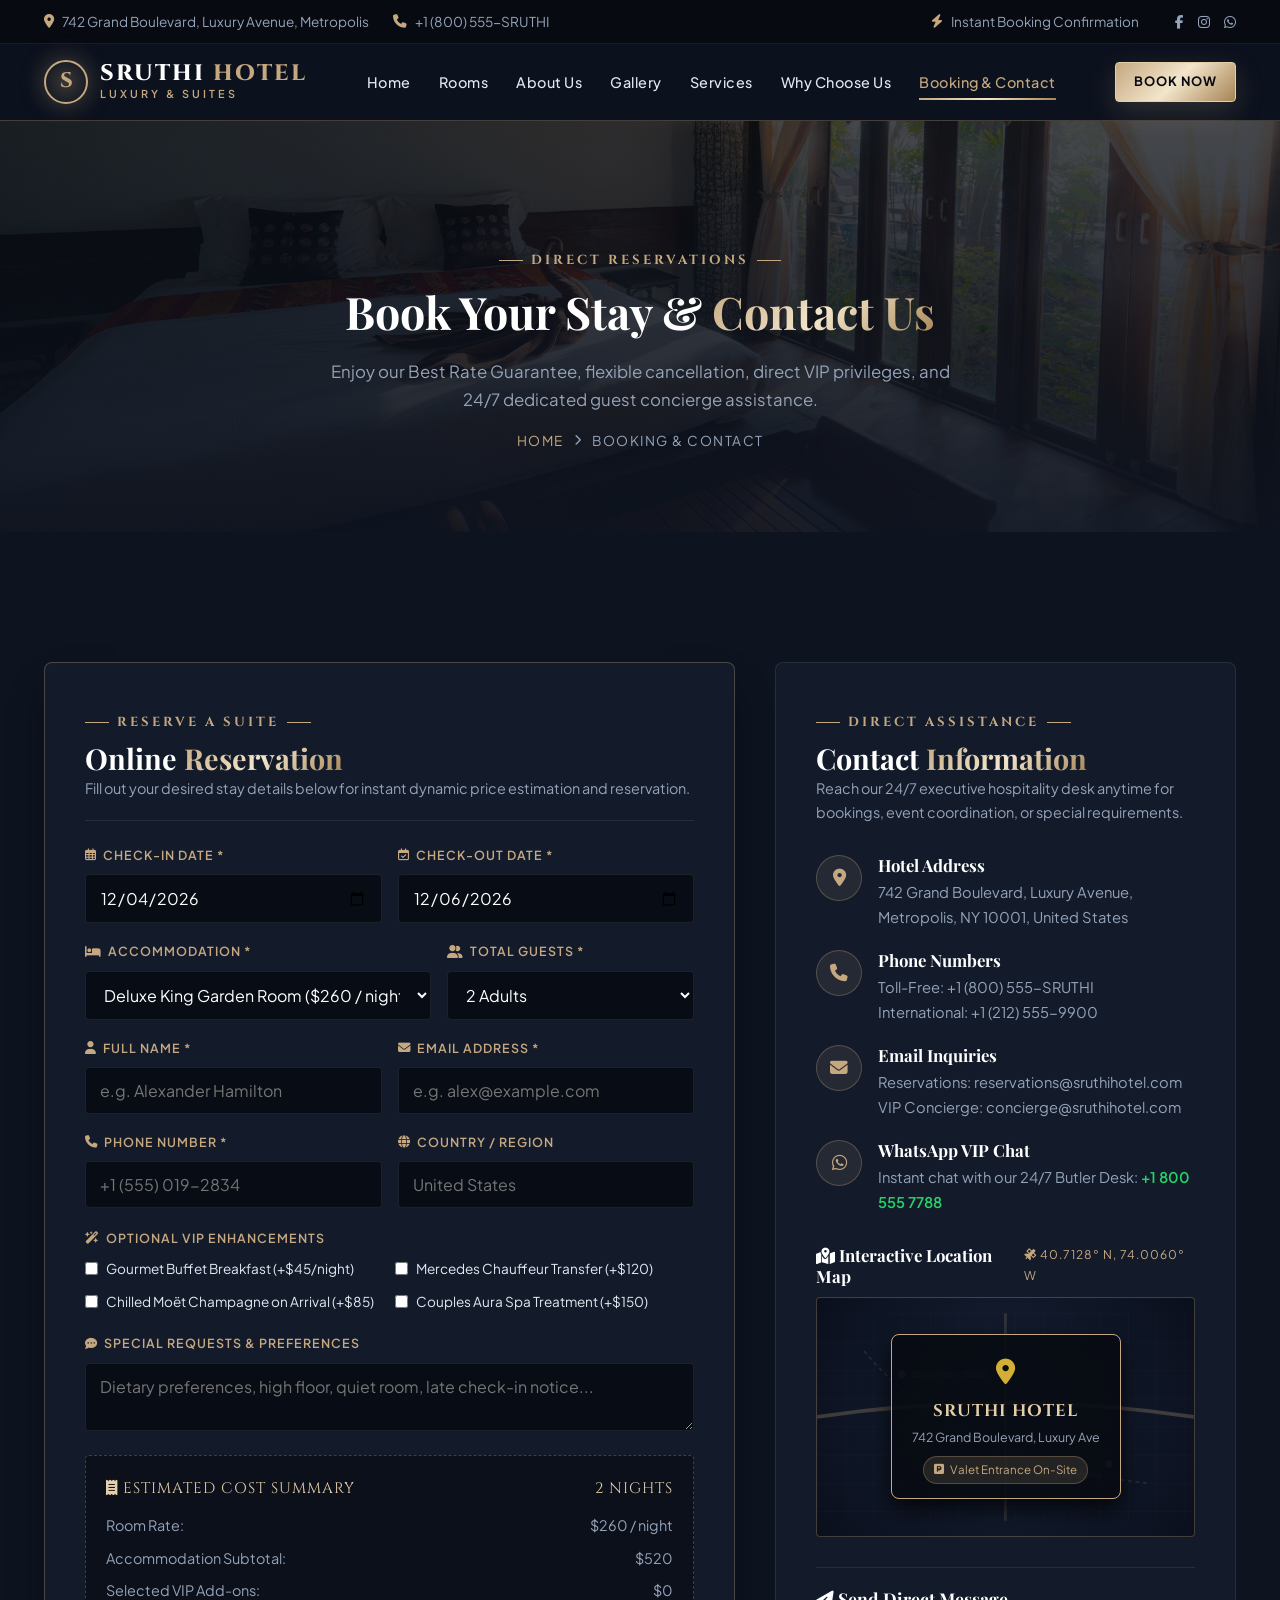
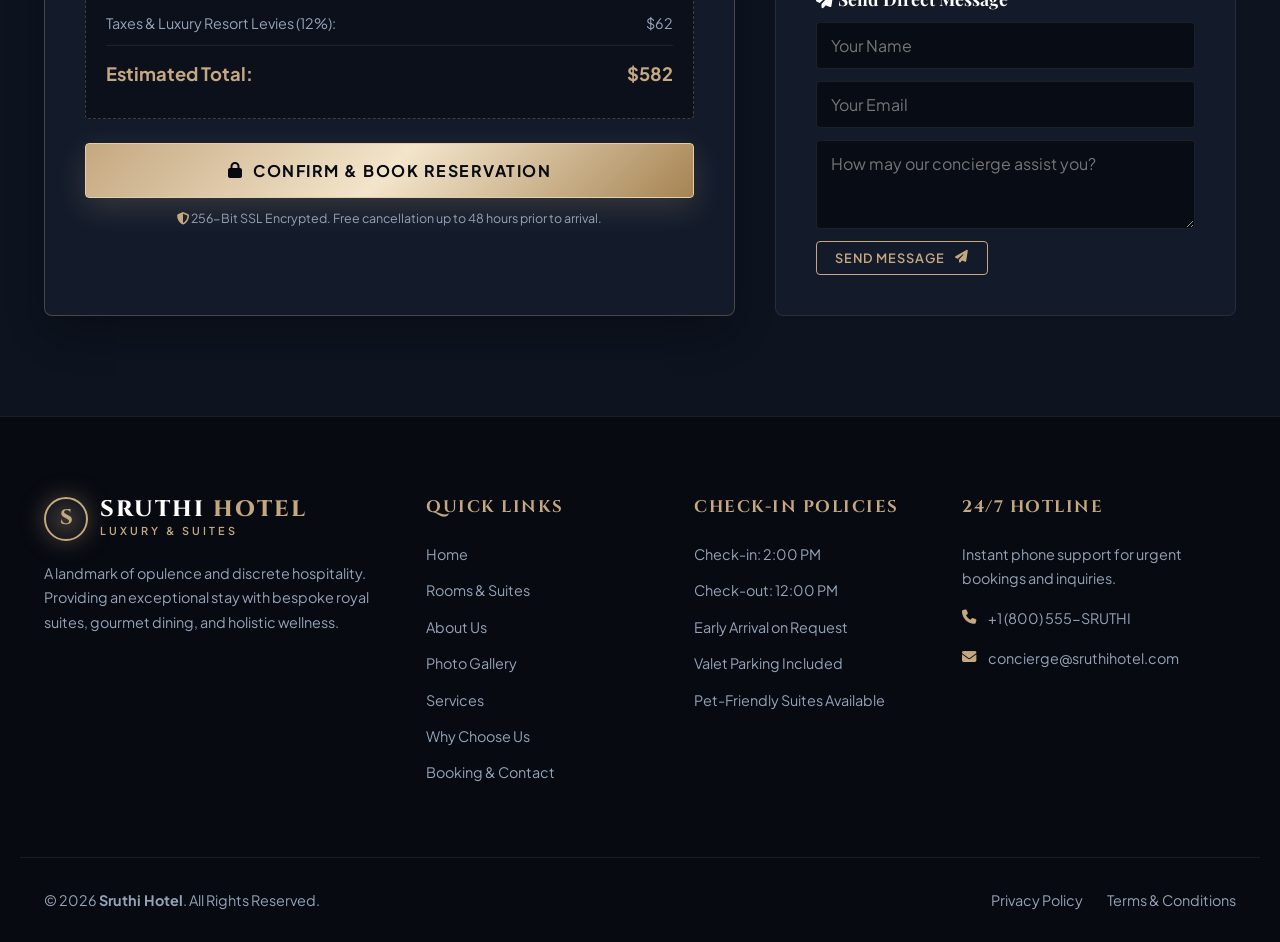
<file: booking-contact.html>
<!DOCTYPE html>
<html lang="en">
<head>
  <meta charset="UTF-8">
  <meta name="viewport" content="width=device-width, initial-scale=1.0">
  <title>Booking & Contact | Sruthi Hotel</title>
  <meta name="description" content="Reserve your luxury suite at Sruthi Hotel or reach our 24/7 concierge desk. Enjoy instant booking calculation, best rate guarantee, and personalized VIP service.">
  <link rel="stylesheet" href="css/fontawesome/all.min.css">
  <link rel="stylesheet" href="css/style.css">
</head>
<body>

  <!-- Top Bar -->
  <div class="topbar">
    <div class="container topbar-container">
      <div class="topbar-left">
        <div class="topbar-item"><i class="fa-solid fa-location-dot"></i> 742 Grand Boulevard, Luxury Avenue, Metropolis</div>
        <div class="topbar-item"><i class="fa-solid fa-phone"></i> +1 (800) 555-SRUTHI</div>
      </div>
      <div class="topbar-right">
        <div class="topbar-item"><i class="fa-solid fa-bolt"></i> Instant Booking Confirmation</div>
        <div class="topbar-social">
          <a href="#"><i class="fa-brands fa-facebook-f"></i></a>
          <a href="#"><i class="fa-brands fa-instagram"></i></a>
          <a href="#"><i class="fa-brands fa-whatsapp"></i></a>
        </div>
      </div>
    </div>
  </div>

  <!-- Navigation -->
  <header class="navbar">
    <div class="container nav-container">
      <a href="index.html" class="brand-logo">
        <div class="brand-emblem">S</div>
        <div class="brand-text">
          <span class="brand-name">SRUTHI <span>HOTEL</span></span>
          <span class="brand-sub">Luxury & Suites</span>
        </div>
      </a>
      <nav class="nav-menu">
        <a href="index.html" class="nav-link">Home</a>
        <a href="rooms.html" class="nav-link">Rooms</a>
        <a href="about.html" class="nav-link">About Us</a>
        <a href="gallery.html" class="nav-link">Gallery</a>
        <a href="services.html" class="nav-link">Services</a>
        <a href="whychooseus.html" class="nav-link">Why Choose Us</a>
        <a href="booking-contact.html" class="nav-link active">Booking & Contact</a>
      </nav>
      <div class="nav-cta">
        <a href="booking-contact.html" class="btn btn-gold btn-sm">Book Now</a>
        <button class="hamburger-btn" aria-label="Open Menu"><i class="fa-solid fa-bars"></i></button>
      </div>
    </div>
  </header>

  <!-- Mobile Drawer -->
  <div class="drawer-backdrop"></div>
  <aside class="mobile-nav-drawer">
    <div class="drawer-header">
      <div class="brand-logo">
        <div class="brand-emblem">S</div>
        <div class="brand-text"><span class="brand-name">SRUTHI <span>HOTEL</span></span></div>
      </div>
      <button class="drawer-close"><i class="fa-solid fa-xmark"></i></button>
    </div>
    <nav class="drawer-links">
      <a href="index.html" class="drawer-link">Home</a>
      <a href="rooms.html" class="drawer-link">Rooms & Suites</a>
      <a href="about.html" class="drawer-link">About Us</a>
      <a href="gallery.html" class="drawer-link">Photo Gallery</a>
      <a href="services.html" class="drawer-link">Our Services</a>
      <a href="whychooseus.html" class="drawer-link">Why Choose Us</a>
      <a href="booking-contact.html" class="drawer-link active">Booking & Contact</a>
    </nav>
  </aside>

  <!-- Page Banner -->
  <section class="page-banner" style="background-image: url('images/photo-1582719478250-c89cae4dc85b.jpg');">
    <div class="banner-content">
      <span class="section-tag">Direct Reservations</span>
      <h1 class="section-title">Book Your Stay & <span class="gold-gradient-text">Contact Us</span></h1>
      <p class="section-desc">
        Enjoy our Best Rate Guarantee, flexible cancellation, direct VIP privileges, and 24/7 dedicated guest concierge assistance.
      </p>
      <div class="breadcrumbs">
        <a href="index.html">Home</a>
        <i class="fa-solid fa-chevron-right" style="font-size: 0.7rem;"></i>
        <span>Booking & Contact</span>
      </div>
    </div>
  </section>

  <!-- Main Booking & Contact Split Section -->
  <section class="section-padding" style="background: var(--bg-dark);">
    <div class="container">
      
      <div class="booking-contact-split">
        
        <!-- LEFT COLUMN: Interactive Reservation Engine & Live Cost Calculator -->
        <div class="booking-form-box">
          <div style="border-bottom: 1px solid var(--border-dark); padding-bottom: 20px; margin-bottom: 24px;">
            <span class="section-tag" style="margin-bottom: 6px;">Reserve A Suite</span>
            <h2 style="font-size: 1.8rem;">Online <span class="gold-gradient-text">Reservation</span></h2>
            <p style="color: var(--text-muted); font-size: 0.9rem;">Fill out your desired stay details below for instant dynamic price estimation and reservation.</p>
          </div>

          <form id="hotelBookingForm">
            
            <!-- Dates Row -->
            <div style="display: grid; grid-template-columns: 1fr 1fr; gap: 16px; margin-bottom: 18px;">
              <div class="form-group">
                <label class="form-label" for="checkinDate"><i class="fa-regular fa-calendar-days"></i> Check-in Date *</label>
                <input type="date" id="checkinDate" class="form-control" required>
              </div>
              <div class="form-group">
                <label class="form-label" for="checkoutDate"><i class="fa-regular fa-calendar-check"></i> Check-out Date *</label>
                <input type="date" id="checkoutDate" class="form-control" required>
              </div>
            </div>

            <!-- Room & Guests Row -->
            <div style="display: grid; grid-template-columns: 1.4fr 1fr; gap: 16px; margin-bottom: 18px;">
              <div class="form-group">
                <label class="form-label" for="roomTypeSelect"><i class="fa-solid fa-bed"></i> Accommodation *</label>
                <select id="roomTypeSelect" class="form-control" required>
                  <option value="presidential-suite">Presidential Royal Suite ($650 / night)</option>
                  <option value="imperial-penthouse">Imperial Penthouse Suite ($550 / night)</option>
                  <option value="family-residence">Family Grand Residence ($490 / night)</option>
                  <option value="honeymoon-suite">Signature Honeymoon Suite ($420 / night)</option>
                  <option value="executive-ocean">Executive Oceanfront Suite ($380 / night)</option>
                  <option value="skyline-studio">Skyline Panoramic Studio ($340 / night)</option>
                  <option value="junior-club">Junior Club Suite ($310 / night)</option>
                  <option value="deluxe-garden" selected>Deluxe King Garden Room ($260 / night)</option>
                  <option value="grand-twin">Grand Luxury Twin Room ($220 / night)</option>
                  <option value="classic-deluxe">Classic Heritage Deluxe ($190 / night)</option>
                </select>
              </div>

              <div class="form-group">
                <label class="form-label" for="guestsSelect"><i class="fa-solid fa-user-group"></i> Total Guests *</label>
                <select id="guestsSelect" class="form-control" required>
                  <option value="1">1 Adult</option>
                  <option value="2" selected>2 Adults</option>
                  <option value="3">2 Adults, 1 Child</option>
                  <option value="4">4 Guests / Family</option>
                  <option value="5">5+ Guests (VIP Suite)</option>
                </select>
              </div>
            </div>

            <!-- Guest Personal Details -->
            <div style="display: grid; grid-template-columns: 1fr 1fr; gap: 16px; margin-bottom: 18px;">
              <div class="form-group">
                <label class="form-label" for="bookingName"><i class="fa-solid fa-user"></i> Full Name *</label>
                <input type="text" id="bookingName" class="form-control" placeholder="e.g. Alexander Hamilton" required>
              </div>
              <div class="form-group">
                <label class="form-label" for="bookingEmail"><i class="fa-solid fa-envelope"></i> Email Address *</label>
                <input type="email" id="bookingEmail" class="form-control" placeholder="e.g. alex@example.com" required>
              </div>
            </div>

            <div style="display: grid; grid-template-columns: 1fr 1fr; gap: 16px; margin-bottom: 20px;">
              <div class="form-group">
                <label class="form-label" for="bookingPhone"><i class="fa-solid fa-phone"></i> Phone Number *</label>
                <input type="tel" id="bookingPhone" class="form-control" placeholder="+1 (555) 019-2834" required>
              </div>
              <div class="form-group">
                <label class="form-label" for="bookingCountry"><i class="fa-solid fa-globe"></i> Country / Region</label>
                <input type="text" id="bookingCountry" class="form-control" placeholder="United States">
              </div>
            </div>

            <!-- Optional VIP Add-ons -->
            <div style="margin-bottom: 20px;">
              <label class="form-label"><i class="fa-solid fa-wand-magic-sparkles"></i> Optional VIP Enhancements</label>
              <div style="display: grid; grid-template-columns: 1fr 1fr; gap: 10px; margin-top: 8px;">
                <label style="display: flex; align-items: center; gap: 8px; font-size: 0.85rem; color: var(--text-light); cursor: pointer;">
                  <input type="checkbox" class="booking-addon-check" data-price="45" data-per-night="true">
                  <span>Gourmet Buffet Breakfast (+$45/night)</span>
                </label>
                <label style="display: flex; align-items: center; gap: 8px; font-size: 0.85rem; color: var(--text-light); cursor: pointer;">
                  <input type="checkbox" class="booking-addon-check" data-price="120" data-per-night="false">
                  <span>Mercedes Chauffeur Transfer (+$120)</span>
                </label>
                <label style="display: flex; align-items: center; gap: 8px; font-size: 0.85rem; color: var(--text-light); cursor: pointer;">
                  <input type="checkbox" class="booking-addon-check" data-price="85" data-per-night="false">
                  <span>Chilled Moët Champagne on Arrival (+$85)</span>
                </label>
                <label style="display: flex; align-items: center; gap: 8px; font-size: 0.85rem; color: var(--text-light); cursor: pointer;">
                  <input type="checkbox" class="booking-addon-check" data-price="150" data-per-night="false">
                  <span>Couples Aura Spa Treatment (+$150)</span>
                </label>
              </div>
            </div>

            <div class="form-group" style="margin-bottom: 20px;">
              <label class="form-label" for="specialRequests"><i class="fa-solid fa-comment-dots"></i> Special Requests & Preferences</label>
              <textarea id="specialRequests" class="form-control" rows="2" placeholder="Dietary preferences, high floor, quiet room, late check-in notice..."></textarea>
            </div>

            <!-- Dynamic Live Cost Calculator Summary -->
            <div class="calculator-box">
              <div style="font-family: var(--font-brand); font-size: 0.95rem; color: var(--gold-light); text-transform: uppercase; letter-spacing: 1px; margin-bottom: 12px; display: flex; justify-content: space-between;">
                <span><i class="fa-solid fa-receipt"></i> Estimated Cost Summary</span>
                <span id="calcNights">2 nights</span>
              </div>
              <div class="calc-row">
                <span>Room Rate:</span>
                <span id="calcRate">$260 / night</span>
              </div>
              <div class="calc-row">
                <span>Accommodation Subtotal:</span>
                <span id="calcRoomSubtotal">$520</span>
              </div>
              <div class="calc-row">
                <span>Selected VIP Add-ons:</span>
                <span id="calcAddons">$0</span>
              </div>
              <div class="calc-row">
                <span>Taxes & Luxury Resort Levies (12%):</span>
                <span id="calcTaxes">$62</span>
              </div>
              <div class="calc-row total">
                <span>Estimated Total:</span>
                <span id="calcTotal">$582</span>
              </div>
            </div>

            <!-- Submit Button -->
            <button type="submit" class="btn btn-gold" style="width: 100%; padding: 16px; font-size: 1rem;">
              <i class="fa-solid fa-lock"></i> Confirm & Book Reservation
            </button>
            <div style="text-align: center; margin-top: 10px; font-size: 0.78rem; color: var(--text-muted);">
              <i class="fa-solid fa-shield-halved" style="color: var(--gold-primary);"></i> 256-Bit SSL Encrypted. Free cancellation up to 48 hours prior to arrival.
            </div>

          </form>
        </div>

        <!-- RIGHT COLUMN: Contact Details, Google Map, WhatsApp & Direct Message -->
        <div class="contact-info-box">
          <div>
            <span class="section-tag" style="margin-bottom: 6px;">Direct Assistance</span>
            <h2 style="font-size: 1.8rem;">Contact <span class="gold-gradient-text">Information</span></h2>
            <p style="color: var(--text-muted); font-size: 0.9rem;">Reach our 24/7 executive hospitality desk anytime for bookings, event coordination, or special requirements.</p>
          </div>

          <!-- Contact Details Grid -->
          <div style="display: flex; flex-direction: column; gap: 20px;">
            <div class="contact-item-row">
              <div class="contact-icon-circle"><i class="fa-solid fa-location-dot"></i></div>
              <div class="contact-detail-text">
                <h4>Hotel Address</h4>
                <p>742 Grand Boulevard, Luxury Avenue, Metropolis, NY 10001, United States</p>
              </div>
            </div>

            <div class="contact-item-row">
              <div class="contact-icon-circle"><i class="fa-solid fa-phone"></i></div>
              <div class="contact-detail-text">
                <h4>Phone Numbers</h4>
                <p>Toll-Free: <a href="tel:+18005557788">+1 (800) 555-SRUTHI</a></p>
                <p>International: <a href="tel:+12125559900">+1 (212) 555-9900</a></p>
              </div>
            </div>

            <div class="contact-item-row">
              <div class="contact-icon-circle"><i class="fa-solid fa-envelope"></i></div>
              <div class="contact-detail-text">
                <h4>Email Inquiries</h4>
                <p>Reservations: <a href="mailto:reservations@sruthihotel.com">reservations@sruthihotel.com</a></p>
                <p>VIP Concierge: <a href="mailto:concierge@sruthihotel.com">concierge@sruthihotel.com</a></p>
              </div>
            </div>

            <div class="contact-item-row">
              <div class="contact-icon-circle"><i class="fa-brands fa-whatsapp"></i></div>
              <div class="contact-detail-text">
                <h4>WhatsApp VIP Chat</h4>
                <p>Instant chat with our 24/7 Butler Desk: <a href="https://wa.me/18005557788" target="_blank" style="color: #25D366; font-weight: 600;">+1 800 555 7788</a></p>
              </div>
            </div>
          </div>

          <!-- Offline Local Map Visual Component -->
          <div>
            <div style="display: flex; justify-content: space-between; align-items: center; margin-bottom: 8px;">
              <h4 style="font-size: 1.05rem;"><i class="fa-solid fa-map-location-dot"></i> Interactive Location Map</h4>
              <span style="font-size: 0.75rem; color: var(--gold-primary); text-transform: uppercase; letter-spacing: 1px;"><i class="fa-solid fa-satellite"></i> 40.7128° N, 74.0060° W</span>
            </div>
            <div class="map-container" style="background: radial-gradient(circle at center, #172237 0%, #0a0f1c 100%); position: relative; border: 1px solid var(--border-gold); display: flex; flex-direction: column; justify-content: center; align-items: center; overflow: hidden; padding: 20px;">
              <!-- Architectural Grid / Map Lines (SVG) -->
              <svg width="100%" height="100%" viewBox="0 0 400 220" style="position: absolute; inset: 0; opacity: 0.45;" xmlns="http://www.w3.org/2000/svg">
                <defs>
                  <pattern id="grid" width="30" height="30" patternUnits="userSpaceOnUse">
                    <path d="M 30 0 L 0 0 0 30" fill="none" stroke="#C5A880" stroke-width="0.5" stroke-opacity="0.25"/>
                  </pattern>
                </defs>
                <rect width="100%" height="100%" fill="url(#grid)" />
                <!-- Avenue Roads -->
                <path d="M 0 110 Q 200 80 400 110" stroke="#C5A880" stroke-width="4" fill="none" stroke-opacity="0.6"/>
                <path d="M 200 0 L 200 220" stroke="#C5A880" stroke-width="3" fill="none" stroke-opacity="0.4"/>
                <path d="M 50 40 Q 150 160 350 180" stroke="#94A3B8" stroke-width="1.5" stroke-dasharray="4,4" fill="none" stroke-opacity="0.4"/>
                <!-- Surrounding Landmarks -->
                <circle cx="90" cy="65" r="4" fill="#94A3B8"/>
                <text x="100" y="68" fill="#94A3B8" font-size="9" font-family="sans-serif">Grand Metro Station</text>
                <circle cx="310" cy="160" r="4" fill="#94A3B8"/>
                <text x="230" y="175" fill="#94A3B8" font-size="9" font-family="sans-serif">Metropolis Marina</text>
              </svg>

              <!-- Central Hotel Pin Marker -->
              <div style="position: relative; z-index: 2; text-align: center; background: rgba(7, 10, 17, 0.9); border: 1px solid var(--gold-primary); padding: 14px 20px; border-radius: var(--radius-md); box-shadow: 0 10px 25px rgba(0,0,0,0.8);">
                <div style="color: var(--gold-bright); font-size: 1.6rem; margin-bottom: 4px; animation: bounce 2s infinite;">
                  <i class="fa-solid fa-location-dot"></i>
                </div>
                <div style="font-family: var(--font-brand); font-size: 1.05rem; font-weight: 700; color: var(--gold-light); letter-spacing: 1px;">
                  SRUTHI HOTEL
                </div>
                <div style="font-size: 0.78rem; color: var(--text-muted); margin-top: 2px;">
                  742 Grand Boulevard, Luxury Ave
                </div>
                <div style="margin-top: 8px; display: inline-flex; align-items: center; gap: 6px; background: rgba(197, 168, 128, 0.15); border: 1px solid var(--border-gold); padding: 3px 10px; border-radius: var(--radius-full); font-size: 0.72rem; color: var(--gold-primary);">
                  <i class="fa-solid fa-square-parking"></i> Valet Entrance On-Site
                </div>
              </div>
            </div>
          </div>

          <!-- Quick General Inquiry Form -->
          <div style="border-top: 1px solid var(--border-dark); padding-top: 20px;">
            <h4 style="font-size: 1.1rem; margin-bottom: 12px;"><i class="fa-solid fa-paper-plane"></i> Send Direct Message</h4>
            <form id="hotelContactForm" style="display: flex; flex-direction: column; gap: 12px;">
              <input type="text" id="contactName" class="form-control" placeholder="Your Name" required>
              <input type="email" id="contactEmail" class="form-control" placeholder="Your Email" required>
              <textarea id="contactMessage" class="form-control" rows="3" placeholder="How may our concierge assist you?" required></textarea>
              <button type="submit" class="btn btn-outline-gold btn-sm" style="align-self: flex-start;">
                Send Message <i class="fa-solid fa-paper-plane"></i>
              </button>
            </form>
          </div>

        </div>

      </div>

    </div>
  </section>

  <!-- Luxury Footer -->
  <footer class="footer">
    <div class="container footer-grid">
      <div class="footer-brand">
        <a href="index.html" class="brand-logo">
          <div class="brand-emblem">S</div>
          <div class="brand-text">
            <span class="brand-name">SRUTHI <span>HOTEL</span></span>
            <span class="brand-sub">Luxury & Suites</span>
          </div>
        </a>
        <p>A landmark of opulence and discrete hospitality. Providing an exceptional stay with bespoke royal suites, gourmet dining, and holistic wellness.</p>
      </div>
      <div>
        <h4 class="footer-heading">Quick Links</h4>
        <ul class="footer-links">
          <li><a href="index.html">Home</a></li>
          <li><a href="rooms.html">Rooms & Suites</a></li>
          <li><a href="about.html">About Us</a></li>
          <li><a href="gallery.html">Photo Gallery</a></li>
          <li><a href="services.html">Services</a></li>
          <li><a href="whychooseus.html">Why Choose Us</a></li>
          <li><a href="booking-contact.html">Booking & Contact</a></li>
        </ul>
      </div>
      <div>
        <h4 class="footer-heading">Check-in Policies</h4>
        <ul class="footer-links">
          <li><a href="#">Check-in: 2:00 PM</a></li>
          <li><a href="#">Check-out: 12:00 PM</a></li>
          <li><a href="#">Early Arrival on Request</a></li>
          <li><a href="#">Valet Parking Included</a></li>
          <li><a href="#">Pet-Friendly Suites Available</a></li>
        </ul>
      </div>
      <div>
        <h4 class="footer-heading">24/7 Hotline</h4>
        <p>Instant phone support for urgent bookings and inquiries.</p>
        <ul class="footer-contact" style="margin-top: 15px;">
          <li><i class="fa-solid fa-phone"></i> +1 (800) 555-SRUTHI</li>
          <li><i class="fa-solid fa-envelope"></i> concierge@sruthihotel.com</li>
        </ul>
      </div>
    </div>
    <div class="container footer-bottom">
      <div>&copy; 2026 <strong>Sruthi Hotel</strong>. All Rights Reserved.</div>
      <div class="footer-bottom-links">
        <a href="#">Privacy Policy</a>
        <a href="#">Terms & Conditions</a>
      </div>
    </div>
  </footer>

  <script src="js/script.js"></script>
</body>
</html>
</file>
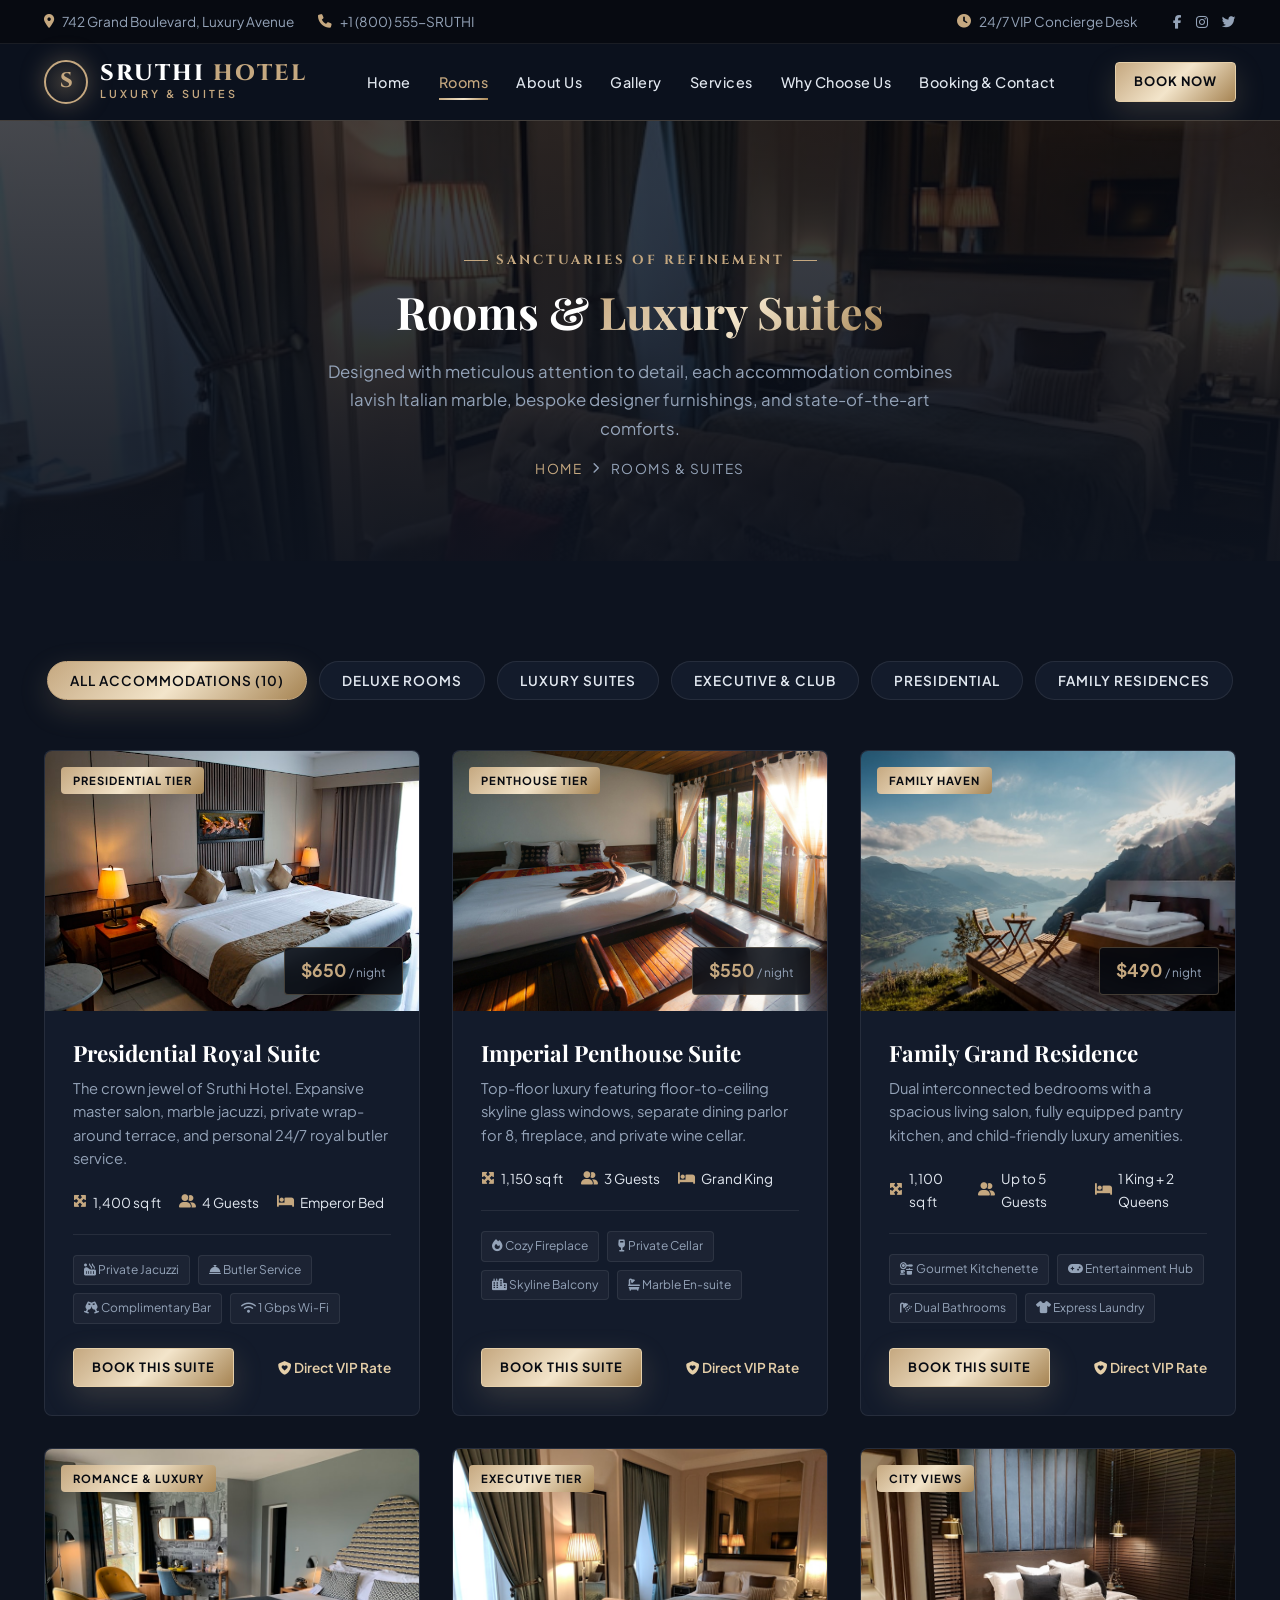
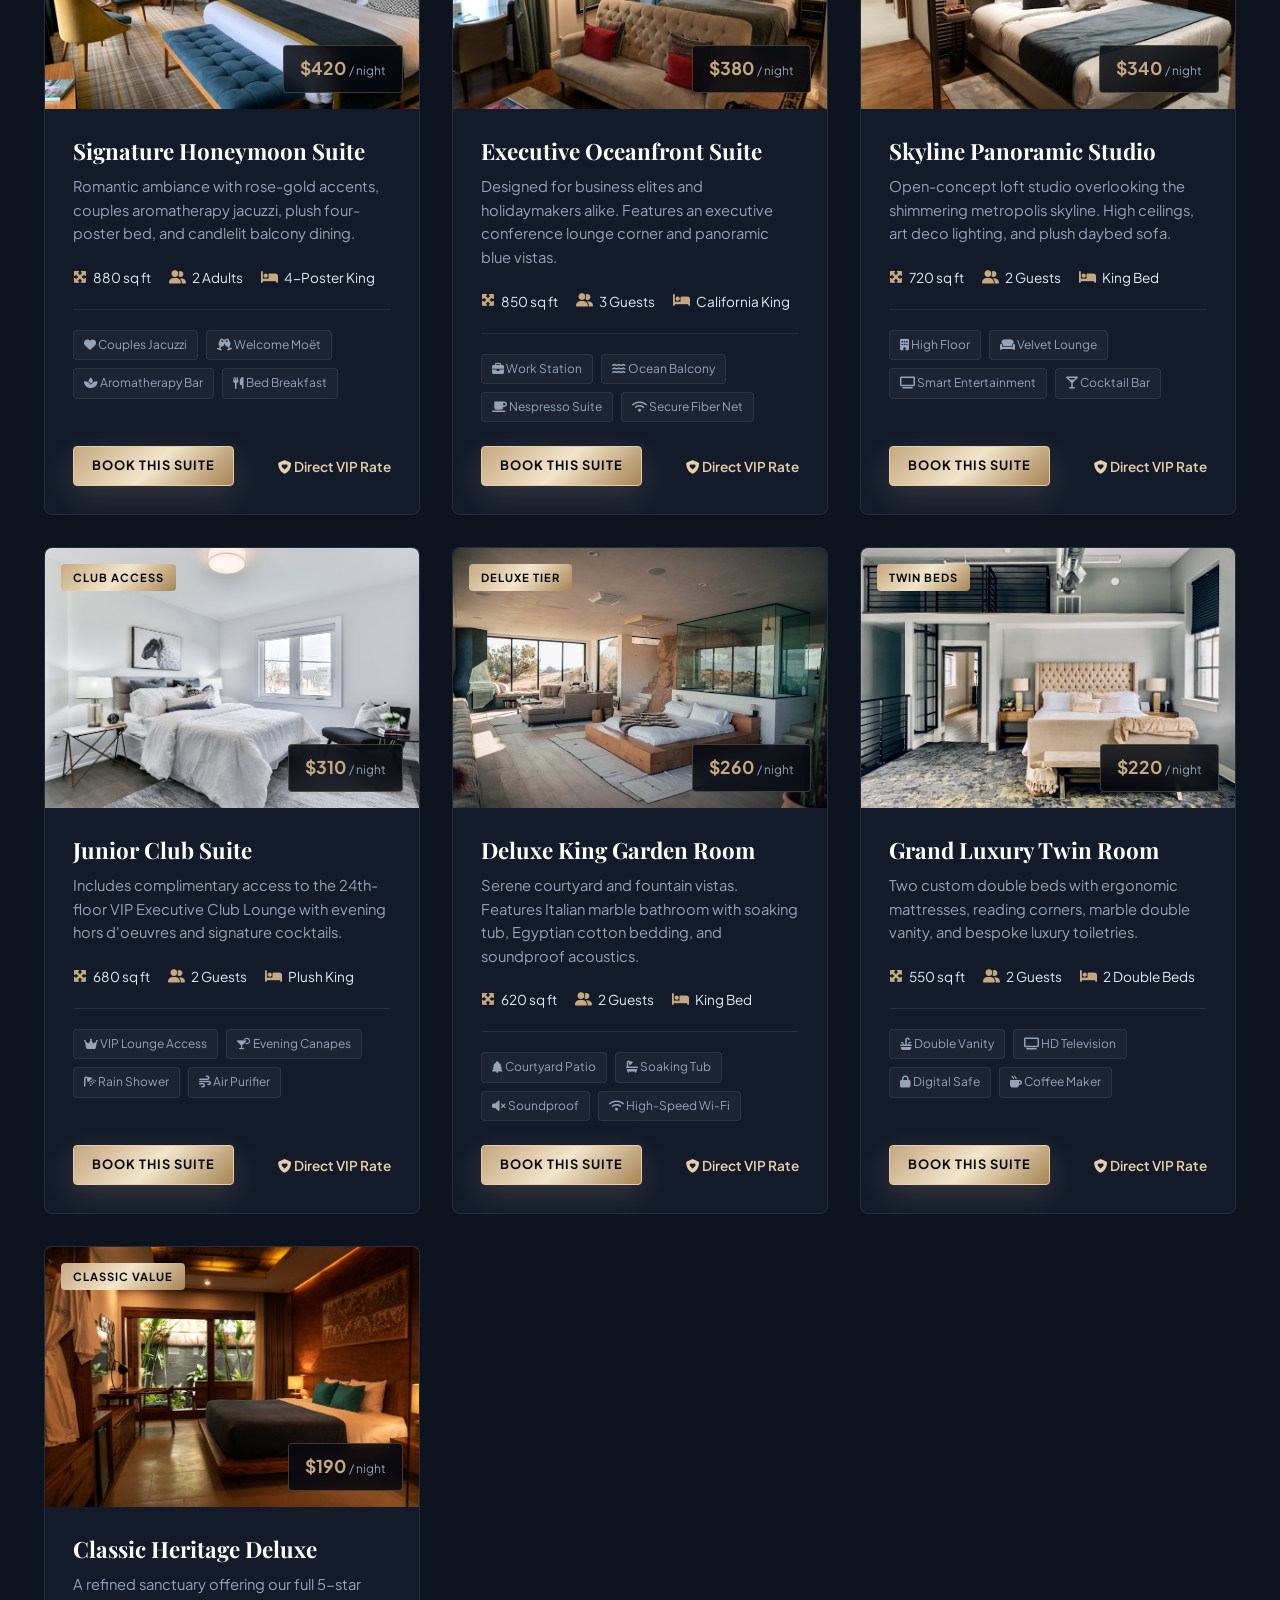
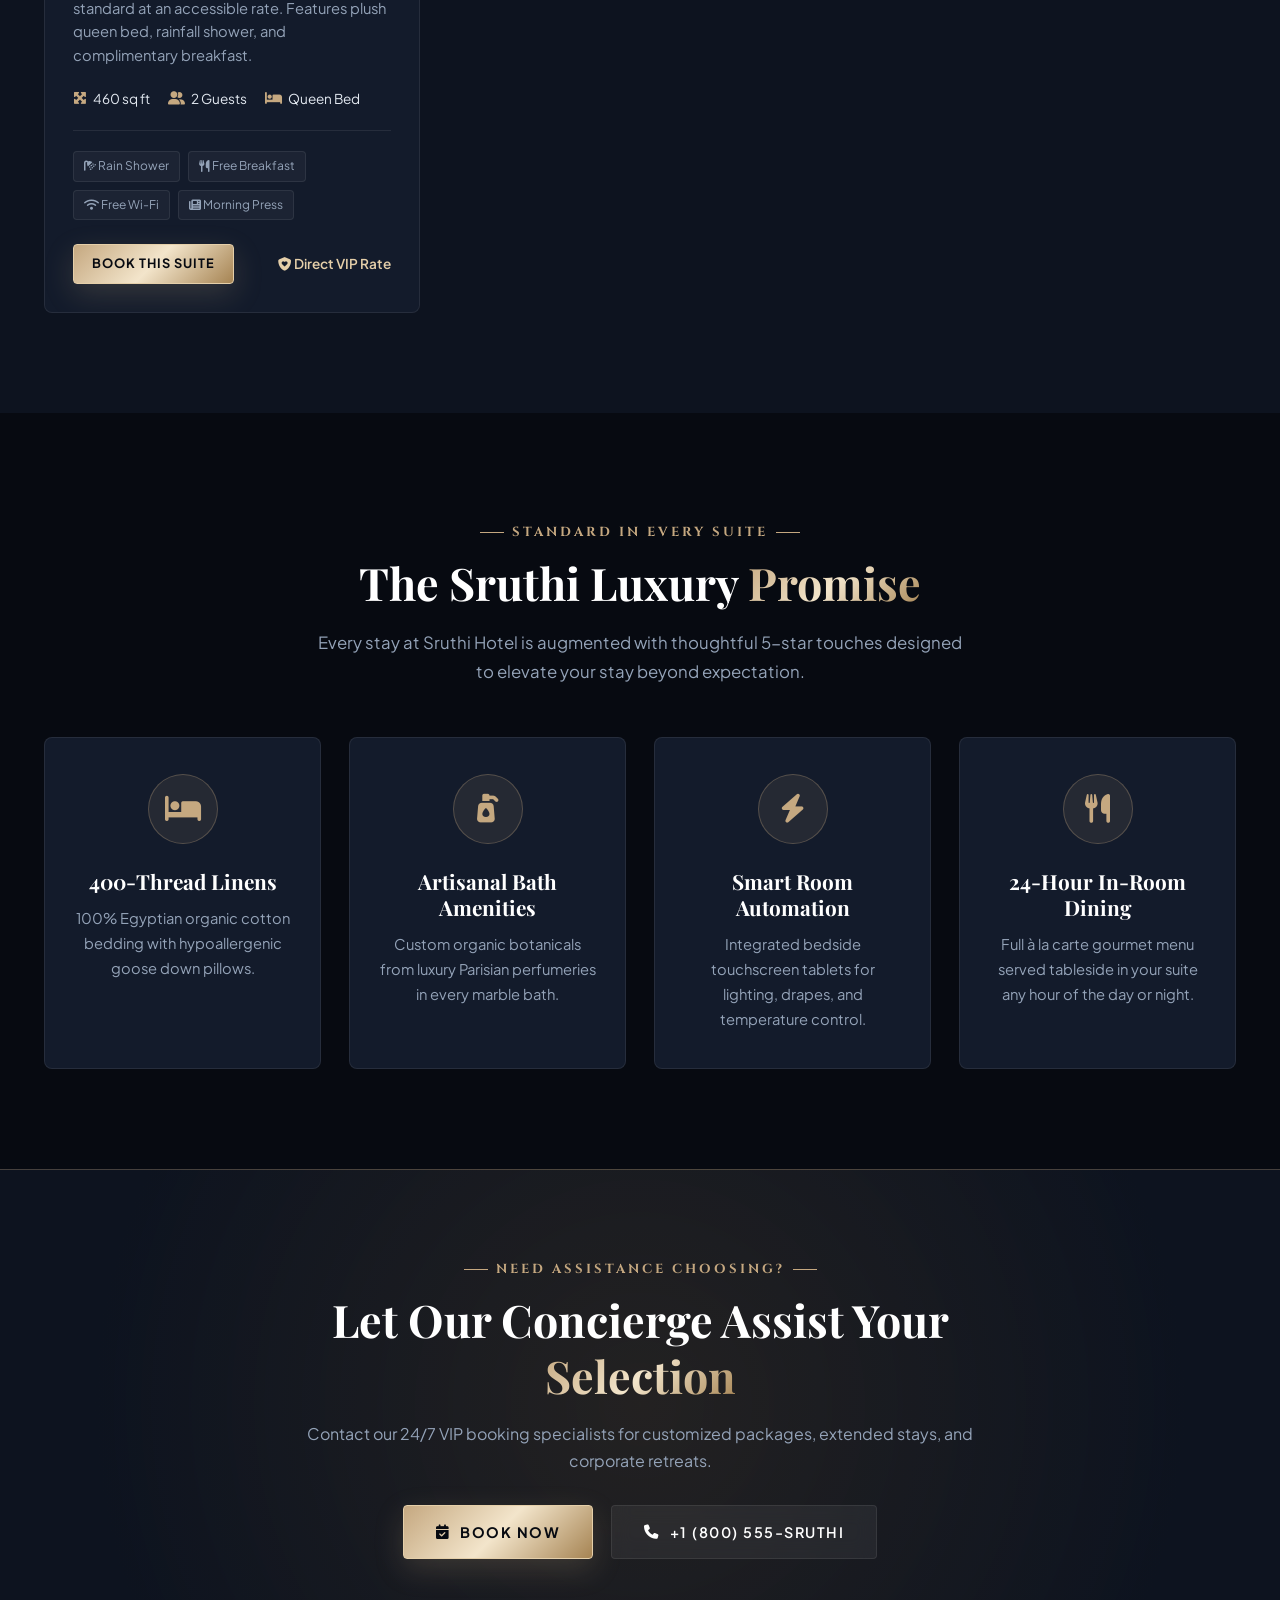
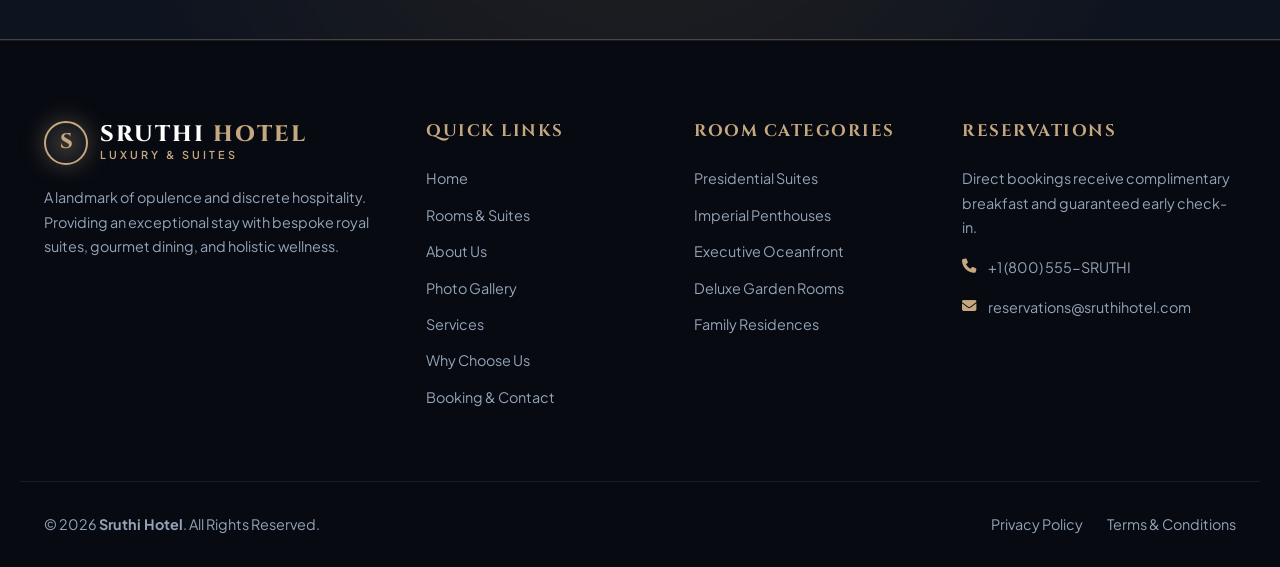
<file: rooms.html>
<!DOCTYPE html>
<html lang="en">
<head>
  <meta charset="UTF-8">
  <meta name="viewport" content="width=device-width, initial-scale=1.0">
  <title>Luxury Rooms & Suites | Sruthi Hotel</title>
  <meta name="description" content="Explore our 10 exquisite luxury rooms and suites at Sruthi Hotel. Featuring Emperor beds, marble jacuzzi baths, and breathtaking views.">
  <link rel="stylesheet" href="css/fontawesome/all.min.css">
  <link rel="stylesheet" href="css/style.css">
</head>
<body>

  <!-- Top Bar -->
  <div class="topbar">
    <div class="container topbar-container">
      <div class="topbar-left">
        <div class="topbar-item"><i class="fa-solid fa-location-dot"></i> 742 Grand Boulevard, Luxury Avenue</div>
        <div class="topbar-item"><i class="fa-solid fa-phone"></i> +1 (800) 555-SRUTHI</div>
      </div>
      <div class="topbar-right">
        <div class="topbar-item"><i class="fa-solid fa-clock"></i> 24/7 VIP Concierge Desk</div>
        <div class="topbar-social">
          <a href="#"><i class="fa-brands fa-facebook-f"></i></a>
          <a href="#"><i class="fa-brands fa-instagram"></i></a>
          <a href="#"><i class="fa-brands fa-twitter"></i></a>
        </div>
      </div>
    </div>
  </div>

  <!-- Navigation -->
  <header class="navbar">
    <div class="container nav-container">
      <a href="index.html" class="brand-logo">
        <div class="brand-emblem">S</div>
        <div class="brand-text">
          <span class="brand-name">SRUTHI <span>HOTEL</span></span>
          <span class="brand-sub">Luxury & Suites</span>
        </div>
      </a>
      <nav class="nav-menu">
        <a href="index.html" class="nav-link">Home</a>
        <a href="rooms.html" class="nav-link active">Rooms</a>
        <a href="about.html" class="nav-link">About Us</a>
        <a href="gallery.html" class="nav-link">Gallery</a>
        <a href="services.html" class="nav-link">Services</a>
        <a href="whychooseus.html" class="nav-link">Why Choose Us</a>
        <a href="booking-contact.html" class="nav-link">Booking & Contact</a>
      </nav>
      <div class="nav-cta">
        <a href="booking-contact.html" class="btn btn-gold btn-sm">Book Now</a>
        <button class="hamburger-btn" aria-label="Open Menu"><i class="fa-solid fa-bars"></i></button>
      </div>
    </div>
  </header>

  <!-- Mobile Drawer -->
  <div class="drawer-backdrop"></div>
  <aside class="mobile-nav-drawer">
    <div class="drawer-header">
      <div class="brand-logo">
        <div class="brand-emblem">S</div>
        <div class="brand-text"><span class="brand-name">SRUTHI <span>HOTEL</span></span></div>
      </div>
      <button class="drawer-close"><i class="fa-solid fa-xmark"></i></button>
    </div>
    <nav class="drawer-links">
      <a href="index.html" class="drawer-link">Home</a>
      <a href="rooms.html" class="drawer-link active">Rooms & Suites</a>
      <a href="about.html" class="drawer-link">About Us</a>
      <a href="gallery.html" class="drawer-link">Photo Gallery</a>
      <a href="services.html" class="drawer-link">Our Services</a>
      <a href="whychooseus.html" class="drawer-link">Why Choose Us</a>
      <a href="booking-contact.html" class="drawer-link">Booking & Contact</a>
    </nav>
  </aside>

  <!-- Page Banner -->
  <section class="page-banner" style="background-image: url('images/photo-1590490360182-c33d57733427.jpg');">
    <div class="banner-content">
      <span class="section-tag">Sanctuaries of Refinement</span>
      <h1 class="section-title">Rooms & <span class="gold-gradient-text">Luxury Suites</span></h1>
      <p class="section-desc">
        Designed with meticulous attention to detail, each accommodation combines lavish Italian marble, bespoke designer furnishings, and state-of-the-art comforts.
      </p>
      <div class="breadcrumbs">
        <a href="index.html">Home</a>
        <i class="fa-solid fa-chevron-right" style="font-size: 0.7rem;"></i>
        <span>Rooms & Suites</span>
      </div>
    </div>
  </section>

  <!-- Rooms Showcase Section with Filter Tabs -->
  <section class="section-padding" style="background: var(--bg-dark);">
    <div class="container">
      
      <!-- Category Filter Tabs -->
      <div class="filter-container">
        <button class="filter-btn room-filter-btn active" data-filter="all">All Accommodations (10)</button>
        <button class="filter-btn room-filter-btn" data-filter="deluxe">Deluxe Rooms</button>
        <button class="filter-btn room-filter-btn" data-filter="suites">Luxury Suites</button>
        <button class="filter-btn room-filter-btn" data-filter="executive">Executive & Club</button>
        <button class="filter-btn room-filter-btn" data-filter="presidential">Presidential</button>
        <button class="filter-btn room-filter-btn" data-filter="family">Family Residences</button>
      </div>

      <!-- 10 Comprehensive Room Cards -->
      <div class="rooms-grid">
        
        <!-- Room 1: Presidential Royal Suite -->
        <article class="room-card room-card-item" data-category="presidential">
          <div class="room-image-wrap">
            <span class="room-tag">Presidential Tier</span>
            <img src="images/photo-1618773928121-c32242e63f39.jpg" alt="Presidential Royal Suite">
            <div class="room-price-badge">$650 <span>/ night</span></div>
          </div>
          <div class="room-info">
            <h3 class="room-title">Presidential Royal Suite</h3>
            <p class="room-desc">The crown jewel of Sruthi Hotel. Expansive master salon, marble jacuzzi, private wrap-around terrace, and personal 24/7 royal butler service.</p>
            <div class="room-meta">
              <div class="room-meta-item"><i class="fa-solid fa-maximize"></i> 1,400 sq ft</div>
              <div class="room-meta-item"><i class="fa-solid fa-user-group"></i> 4 Guests</div>
              <div class="room-meta-item"><i class="fa-solid fa-bed"></i> Emperor Bed</div>
            </div>
            <div class="room-amenities-tags">
              <span class="amenity-pill"><i class="fa-solid fa-hot-tub-person"></i> Private Jacuzzi</span>
              <span class="amenity-pill"><i class="fa-solid fa-bell-concierge"></i> Butler Service</span>
              <span class="amenity-pill"><i class="fa-solid fa-champagne-glasses"></i> Complimentary Bar</span>
              <span class="amenity-pill"><i class="fa-solid fa-wifi"></i> 1 Gbps Wi-Fi</span>
            </div>
            <div class="room-footer">
              <a href="booking-contact.html?room=presidential-suite" class="btn btn-gold btn-sm">Book This Suite</a>
              <span style="color: var(--gold-light); font-size: 0.85rem; font-weight: 600;"><i class="fa-solid fa-shield-heart"></i> Direct VIP Rate</span>
            </div>
          </div>
        </article>

        <!-- Room 2: Imperial Penthouse Suite -->
        <article class="room-card room-card-item" data-category="presidential">
          <div class="room-image-wrap">
            <span class="room-tag">Penthouse Tier</span>
            <img src="images/photo-1582719478250-c89cae4dc85b.jpg" alt="Imperial Penthouse Suite">
            <div class="room-price-badge">$550 <span>/ night</span></div>
          </div>
          <div class="room-info">
            <h3 class="room-title">Imperial Penthouse Suite</h3>
            <p class="room-desc">Top-floor luxury featuring floor-to-ceiling skyline glass windows, separate dining parlor for 8, fireplace, and private wine cellar.</p>
            <div class="room-meta">
              <div class="room-meta-item"><i class="fa-solid fa-maximize"></i> 1,150 sq ft</div>
              <div class="room-meta-item"><i class="fa-solid fa-user-group"></i> 3 Guests</div>
              <div class="room-meta-item"><i class="fa-solid fa-bed"></i> Grand King</div>
            </div>
            <div class="room-amenities-tags">
              <span class="amenity-pill"><i class="fa-solid fa-fire"></i> Cozy Fireplace</span>
              <span class="amenity-pill"><i class="fa-solid fa-wine-glass"></i> Private Cellar</span>
              <span class="amenity-pill"><i class="fa-solid fa-city"></i> Skyline Balcony</span>
              <span class="amenity-pill"><i class="fa-solid fa-bath"></i> Marble En-suite</span>
            </div>
            <div class="room-footer">
              <a href="booking-contact.html?room=imperial-penthouse" class="btn btn-gold btn-sm">Book This Suite</a>
              <span style="color: var(--gold-light); font-size: 0.85rem; font-weight: 600;"><i class="fa-solid fa-shield-heart"></i> Direct VIP Rate</span>
            </div>
          </div>
        </article>

        <!-- Room 3: Family Grand Residence -->
        <article class="room-card room-card-item" data-category="family">
          <div class="room-image-wrap">
            <span class="room-tag">Family Haven</span>
            <img src="images/photo-1596394516093-501ba68a0ba6.jpg" alt="Family Grand Residence">
            <div class="room-price-badge">$490 <span>/ night</span></div>
          </div>
          <div class="room-info">
            <h3 class="room-title">Family Grand Residence</h3>
            <p class="room-desc">Dual interconnected bedrooms with a spacious living salon, fully equipped pantry kitchen, and child-friendly luxury amenities.</p>
            <div class="room-meta">
              <div class="room-meta-item"><i class="fa-solid fa-maximize"></i> 1,100 sq ft</div>
              <div class="room-meta-item"><i class="fa-solid fa-user-group"></i> Up to 5 Guests</div>
              <div class="room-meta-item"><i class="fa-solid fa-bed"></i> 1 King + 2 Queens</div>
            </div>
            <div class="room-amenities-tags">
              <span class="amenity-pill"><i class="fa-solid fa-kitchen-set"></i> Gourmet Kitchenette</span>
              <span class="amenity-pill"><i class="fa-solid fa-gamepad"></i> Entertainment Hub</span>
              <span class="amenity-pill"><i class="fa-solid fa-shower"></i> Dual Bathrooms</span>
              <span class="amenity-pill"><i class="fa-solid fa-shirt"></i> Express Laundry</span>
            </div>
            <div class="room-footer">
              <a href="booking-contact.html?room=family-residence" class="btn btn-gold btn-sm">Book This Suite</a>
              <span style="color: var(--gold-light); font-size: 0.85rem; font-weight: 600;"><i class="fa-solid fa-shield-heart"></i> Direct VIP Rate</span>
            </div>
          </div>
        </article>

        <!-- Room 4: Signature Honeymoon Suite -->
        <article class="room-card room-card-item" data-category="suites">
          <div class="room-image-wrap">
            <span class="room-tag">Romance & Luxury</span>
            <img src="images/photo-1591088398332-8a7791972843.jpg" alt="Signature Honeymoon Suite">
            <div class="room-price-badge">$420 <span>/ night</span></div>
          </div>
          <div class="room-info">
            <h3 class="room-title">Signature Honeymoon Suite</h3>
            <p class="room-desc">Romantic ambiance with rose-gold accents, couples aromatherapy jacuzzi, plush four-poster bed, and candlelit balcony dining.</p>
            <div class="room-meta">
              <div class="room-meta-item"><i class="fa-solid fa-maximize"></i> 880 sq ft</div>
              <div class="room-meta-item"><i class="fa-solid fa-user-group"></i> 2 Adults</div>
              <div class="room-meta-item"><i class="fa-solid fa-bed"></i> 4-Poster King</div>
            </div>
            <div class="room-amenities-tags">
              <span class="amenity-pill"><i class="fa-solid fa-heart"></i> Couples Jacuzzi</span>
              <span class="amenity-pill"><i class="fa-solid fa-champagne-glasses"></i> Welcome Moët</span>
              <span class="amenity-pill"><i class="fa-solid fa-spa"></i> Aromatherapy Bar</span>
              <span class="amenity-pill"><i class="fa-solid fa-utensils"></i> Bed Breakfast</span>
            </div>
            <div class="room-footer">
              <a href="booking-contact.html?room=honeymoon-suite" class="btn btn-gold btn-sm">Book This Suite</a>
              <span style="color: var(--gold-light); font-size: 0.85rem; font-weight: 600;"><i class="fa-solid fa-shield-heart"></i> Direct VIP Rate</span>
            </div>
          </div>
        </article>

        <!-- Room 5: Executive Oceanfront Suite -->
        <article class="room-card room-card-item" data-category="executive">
          <div class="room-image-wrap">
            <span class="room-tag">Executive Tier</span>
            <img src="images/photo-1590490360182-c33d57733427.jpg" alt="Executive Oceanfront Suite">
            <div class="room-price-badge">$380 <span>/ night</span></div>
          </div>
          <div class="room-info">
            <h3 class="room-title">Executive Oceanfront Suite</h3>
            <p class="room-desc">Designed for business elites and holidaymakers alike. Features an executive conference lounge corner and panoramic blue vistas.</p>
            <div class="room-meta">
              <div class="room-meta-item"><i class="fa-solid fa-maximize"></i> 850 sq ft</div>
              <div class="room-meta-item"><i class="fa-solid fa-user-group"></i> 3 Guests</div>
              <div class="room-meta-item"><i class="fa-solid fa-bed"></i> California King</div>
            </div>
            <div class="room-amenities-tags">
              <span class="amenity-pill"><i class="fa-solid fa-briefcase"></i> Work Station</span>
              <span class="amenity-pill"><i class="fa-solid fa-water"></i> Ocean Balcony</span>
              <span class="amenity-pill"><i class="fa-solid fa-mug-saucer"></i> Nespresso Suite</span>
              <span class="amenity-pill"><i class="fa-solid fa-wifi"></i> Secure Fiber Net</span>
            </div>
            <div class="room-footer">
              <a href="booking-contact.html?room=executive-ocean" class="btn btn-gold btn-sm">Book This Suite</a>
              <span style="color: var(--gold-light); font-size: 0.85rem; font-weight: 600;"><i class="fa-solid fa-shield-heart"></i> Direct VIP Rate</span>
            </div>
          </div>
        </article>

        <!-- Room 6: Skyline Panoramic Studio -->
        <article class="room-card room-card-item" data-category="suites">
          <div class="room-image-wrap">
            <span class="room-tag">City Views</span>
            <img src="images/photo-1566665797739-1674de7a421a.jpg" alt="Skyline Panoramic Studio">
            <div class="room-price-badge">$340 <span>/ night</span></div>
          </div>
          <div class="room-info">
            <h3 class="room-title">Skyline Panoramic Studio</h3>
            <p class="room-desc">Open-concept loft studio overlooking the shimmering metropolis skyline. High ceilings, art deco lighting, and plush daybed sofa.</p>
            <div class="room-meta">
              <div class="room-meta-item"><i class="fa-solid fa-maximize"></i> 720 sq ft</div>
              <div class="room-meta-item"><i class="fa-solid fa-user-group"></i> 2 Guests</div>
              <div class="room-meta-item"><i class="fa-solid fa-bed"></i> King Bed</div>
            </div>
            <div class="room-amenities-tags">
              <span class="amenity-pill"><i class="fa-solid fa-building"></i> High Floor</span>
              <span class="amenity-pill"><i class="fa-solid fa-couch"></i> Velvet Lounge</span>
              <span class="amenity-pill"><i class="fa-solid fa-tv"></i> Smart Entertainment</span>
              <span class="amenity-pill"><i class="fa-solid fa-martini-glass"></i> Cocktail Bar</span>
            </div>
            <div class="room-footer">
              <a href="booking-contact.html?room=skyline-studio" class="btn btn-gold btn-sm">Book This Suite</a>
              <span style="color: var(--gold-light); font-size: 0.85rem; font-weight: 600;"><i class="fa-solid fa-shield-heart"></i> Direct VIP Rate</span>
            </div>
          </div>
        </article>

        <!-- Room 7: Junior Club Suite -->
        <article class="room-card room-card-item" data-category="executive">
          <div class="room-image-wrap">
            <span class="room-tag">Club Access</span>
            <img src="images/photo-1595526114035-0d45ed16cfbf.jpg" alt="Junior Club Suite">
            <div class="room-price-badge">$310 <span>/ night</span></div>
          </div>
          <div class="room-info">
            <h3 class="room-title">Junior Club Suite</h3>
            <p class="room-desc">Includes complimentary access to the 24th-floor VIP Executive Club Lounge with evening hors d'oeuvres and signature cocktails.</p>
            <div class="room-meta">
              <div class="room-meta-item"><i class="fa-solid fa-maximize"></i> 680 sq ft</div>
              <div class="room-meta-item"><i class="fa-solid fa-user-group"></i> 2 Guests</div>
              <div class="room-meta-item"><i class="fa-solid fa-bed"></i> Plush King</div>
            </div>
            <div class="room-amenities-tags">
              <span class="amenity-pill"><i class="fa-solid fa-crown"></i> VIP Lounge Access</span>
              <span class="amenity-pill"><i class="fa-solid fa-cocktail"></i> Evening Canapes</span>
              <span class="amenity-pill"><i class="fa-solid fa-shower"></i> Rain Shower</span>
              <span class="amenity-pill"><i class="fa-solid fa-wind"></i> Air Purifier</span>
            </div>
            <div class="room-footer">
              <a href="booking-contact.html?room=junior-club" class="btn btn-gold btn-sm">Book This Suite</a>
              <span style="color: var(--gold-light); font-size: 0.85rem; font-weight: 600;"><i class="fa-solid fa-shield-heart"></i> Direct VIP Rate</span>
            </div>
          </div>
        </article>

        <!-- Room 8: Deluxe King Garden Room -->
        <article class="room-card room-card-item" data-category="deluxe">
          <div class="room-image-wrap">
            <span class="room-tag">Deluxe Tier</span>
            <img src="images/photo-1578683010236-d716f9a3f461.jpg" alt="Deluxe King Garden Room">
            <div class="room-price-badge">$260 <span>/ night</span></div>
          </div>
          <div class="room-info">
            <h3 class="room-title">Deluxe King Garden Room</h3>
            <p class="room-desc">Serene courtyard and fountain vistas. Features Italian marble bathroom with soaking tub, Egyptian cotton bedding, and soundproof acoustics.</p>
            <div class="room-meta">
              <div class="room-meta-item"><i class="fa-solid fa-maximize"></i> 620 sq ft</div>
              <div class="room-meta-item"><i class="fa-solid fa-user-group"></i> 2 Guests</div>
              <div class="room-meta-item"><i class="fa-solid fa-bed"></i> King Bed</div>
            </div>
            <div class="room-amenities-tags">
              <span class="amenity-pill"><i class="fa-solid fa-tree"></i> Courtyard Patio</span>
              <span class="amenity-pill"><i class="fa-solid fa-bath"></i> Soaking Tub</span>
              <span class="amenity-pill"><i class="fa-solid fa-volume-xmark"></i> Soundproof</span>
              <span class="amenity-pill"><i class="fa-solid fa-wifi"></i> High-Speed Wi-Fi</span>
            </div>
            <div class="room-footer">
              <a href="booking-contact.html?room=deluxe-garden" class="btn btn-gold btn-sm">Book This Suite</a>
              <span style="color: var(--gold-light); font-size: 0.85rem; font-weight: 600;"><i class="fa-solid fa-shield-heart"></i> Direct VIP Rate</span>
            </div>
          </div>
        </article>

        <!-- Room 9: Grand Luxury Twin Room -->
        <article class="room-card room-card-item" data-category="deluxe">
          <div class="room-image-wrap">
            <span class="room-tag">Twin Beds</span>
            <img src="images/photo-1566195992011-5f6b21e539aa.jpg" alt="Grand Luxury Twin Room">
            <div class="room-price-badge">$220 <span>/ night</span></div>
          </div>
          <div class="room-info">
            <h3 class="room-title">Grand Luxury Twin Room</h3>
            <p class="room-desc">Two custom double beds with ergonomic mattresses, reading corners, marble double vanity, and bespoke luxury toiletries.</p>
            <div class="room-meta">
              <div class="room-meta-item"><i class="fa-solid fa-maximize"></i> 550 sq ft</div>
              <div class="room-meta-item"><i class="fa-solid fa-user-group"></i> 2 Guests</div>
              <div class="room-meta-item"><i class="fa-solid fa-bed"></i> 2 Double Beds</div>
            </div>
            <div class="room-amenities-tags">
              <span class="amenity-pill"><i class="fa-solid fa-sink"></i> Double Vanity</span>
              <span class="amenity-pill"><i class="fa-solid fa-tv"></i> HD Television</span>
              <span class="amenity-pill"><i class="fa-solid fa-lock"></i> Digital Safe</span>
              <span class="amenity-pill"><i class="fa-solid fa-mug-hot"></i> Coffee Maker</span>
            </div>
            <div class="room-footer">
              <a href="booking-contact.html?room=grand-twin" class="btn btn-gold btn-sm">Book This Suite</a>
              <span style="color: var(--gold-light); font-size: 0.85rem; font-weight: 600;"><i class="fa-solid fa-shield-heart"></i> Direct VIP Rate</span>
            </div>
          </div>
        </article>

        <!-- Room 10: Classic Heritage Deluxe -->
        <article class="room-card room-card-item" data-category="deluxe">
          <div class="room-image-wrap">
            <span class="room-tag">Classic Value</span>
            <img src="images/photo-1611892440504-42a792e24d32.jpg" alt="Classic Heritage Deluxe">
            <div class="room-price-badge">$190 <span>/ night</span></div>
          </div>
          <div class="room-info">
            <h3 class="room-title">Classic Heritage Deluxe</h3>
            <p class="room-desc">A refined sanctuary offering our full 5-star standard at an accessible rate. Features plush queen bed, rainfall shower, and complimentary breakfast.</p>
            <div class="room-meta">
              <div class="room-meta-item"><i class="fa-solid fa-maximize"></i> 460 sq ft</div>
              <div class="room-meta-item"><i class="fa-solid fa-user-group"></i> 2 Guests</div>
              <div class="room-meta-item"><i class="fa-solid fa-bed"></i> Queen Bed</div>
            </div>
            <div class="room-amenities-tags">
              <span class="amenity-pill"><i class="fa-solid fa-shower"></i> Rain Shower</span>
              <span class="amenity-pill"><i class="fa-solid fa-utensils"></i> Free Breakfast</span>
              <span class="amenity-pill"><i class="fa-solid fa-wifi"></i> Free Wi-Fi</span>
              <span class="amenity-pill"><i class="fa-solid fa-newspaper"></i> Morning Press</span>
            </div>
            <div class="room-footer">
              <a href="booking-contact.html?room=classic-deluxe" class="btn btn-gold btn-sm">Book This Suite</a>
              <span style="color: var(--gold-light); font-size: 0.85rem; font-weight: 600;"><i class="fa-solid fa-shield-heart"></i> Direct VIP Rate</span>
            </div>
          </div>
        </article>

      </div>
    </div>
  </section>

  <!-- Room Amenities & Inclusions Feature -->
  <section class="section-padding" style="background: var(--bg-darker);">
    <div class="container">
      <div class="text-center">
        <span class="section-tag">Standard in Every Suite</span>
        <h2 class="section-title">The Sruthi Luxury <span class="gold-gradient-text">Promise</span></h2>
        <p class="section-desc">
          Every stay at Sruthi Hotel is augmented with thoughtful 5-star touches designed to elevate your stay beyond expectation.
        </p>
      </div>

      <div class="highlights-grid">
        <div class="highlight-card">
          <div class="highlight-icon"><i class="fa-solid fa-bed"></i></div>
          <h3 class="highlight-title">400-Thread Linens</h3>
          <p class="highlight-desc">100% Egyptian organic cotton bedding with hypoallergenic goose down pillows.</p>
        </div>
        <div class="highlight-card">
          <div class="highlight-icon"><i class="fa-solid fa-pump-soap"></i></div>
          <h3 class="highlight-title">Artisanal Bath Amenities</h3>
          <p class="highlight-desc">Custom organic botanicals from luxury Parisian perfumeries in every marble bath.</p>
        </div>
        <div class="highlight-card">
          <div class="highlight-icon"><i class="fa-solid fa-bolt"></i></div>
          <h3 class="highlight-title">Smart Room Automation</h3>
          <p class="highlight-desc">Integrated bedside touchscreen tablets for lighting, drapes, and temperature control.</p>
        </div>
        <div class="highlight-card">
          <div class="highlight-icon"><i class="fa-solid fa-utensils"></i></div>
          <h3 class="highlight-title">24-Hour In-Room Dining</h3>
          <p class="highlight-desc">Full à la carte gourmet menu served tableside in your suite any hour of the day or night.</p>
        </div>
      </div>
    </div>
  </section>

  <!-- CTA Banner -->
  <section class="cta-banner">
    <div class="container cta-banner-content">
      <span class="section-tag">Need Assistance Choosing?</span>
      <h2>Let Our Concierge Assist Your <span class="gold-gradient-text">Selection</span></h2>
      <p style="color: var(--text-muted); margin-bottom: 30px;">
        Contact our 24/7 VIP booking specialists for customized packages, extended stays, and corporate retreats.
      </p>
      <div style="display: flex; justify-content: center; gap: 18px; flex-wrap: wrap;">
        <a href="booking-contact.html" class="btn btn-gold"><i class="fa-solid fa-calendar-check"></i> Book Now</a>
        <a href="tel:+18005557788" class="btn btn-dark"><i class="fa-solid fa-phone"></i> +1 (800) 555-SRUTHI</a>
      </div>
    </div>
  </section>

  <!-- Luxury Footer -->
  <footer class="footer">
    <div class="container footer-grid">
      <div class="footer-brand">
        <a href="index.html" class="brand-logo">
          <div class="brand-emblem">S</div>
          <div class="brand-text">
            <span class="brand-name">SRUTHI <span>HOTEL</span></span>
            <span class="brand-sub">Luxury & Suites</span>
          </div>
        </a>
        <p>A landmark of opulence and discrete hospitality. Providing an exceptional stay with bespoke royal suites, gourmet dining, and holistic wellness.</p>
      </div>
      <div>
        <h4 class="footer-heading">Quick Links</h4>
        <ul class="footer-links">
          <li><a href="index.html">Home</a></li>
          <li><a href="rooms.html">Rooms & Suites</a></li>
          <li><a href="about.html">About Us</a></li>
          <li><a href="gallery.html">Photo Gallery</a></li>
          <li><a href="services.html">Services</a></li>
          <li><a href="whychooseus.html">Why Choose Us</a></li>
          <li><a href="booking-contact.html">Booking & Contact</a></li>
        </ul>
      </div>
      <div>
        <h4 class="footer-heading">Room Categories</h4>
        <ul class="footer-links">
          <li><a href="rooms.html">Presidential Suites</a></li>
          <li><a href="rooms.html">Imperial Penthouses</a></li>
          <li><a href="rooms.html">Executive Oceanfront</a></li>
          <li><a href="rooms.html">Deluxe Garden Rooms</a></li>
          <li><a href="rooms.html">Family Residences</a></li>
        </ul>
      </div>
      <div>
        <h4 class="footer-heading">Reservations</h4>
        <p>Direct bookings receive complimentary breakfast and guaranteed early check-in.</p>
        <ul class="footer-contact" style="margin-top: 15px;">
          <li><i class="fa-solid fa-phone"></i> +1 (800) 555-SRUTHI</li>
          <li><i class="fa-solid fa-envelope"></i> reservations@sruthihotel.com</li>
        </ul>
      </div>
    </div>
    <div class="container footer-bottom">
      <div>&copy; 2026 <strong>Sruthi Hotel</strong>. All Rights Reserved.</div>
      <div class="footer-bottom-links">
        <a href="#">Privacy Policy</a>
        <a href="#">Terms & Conditions</a>
      </div>
    </div>
  </footer>

  <script src="js/script.js"></script>
</body>
</html>
</file>
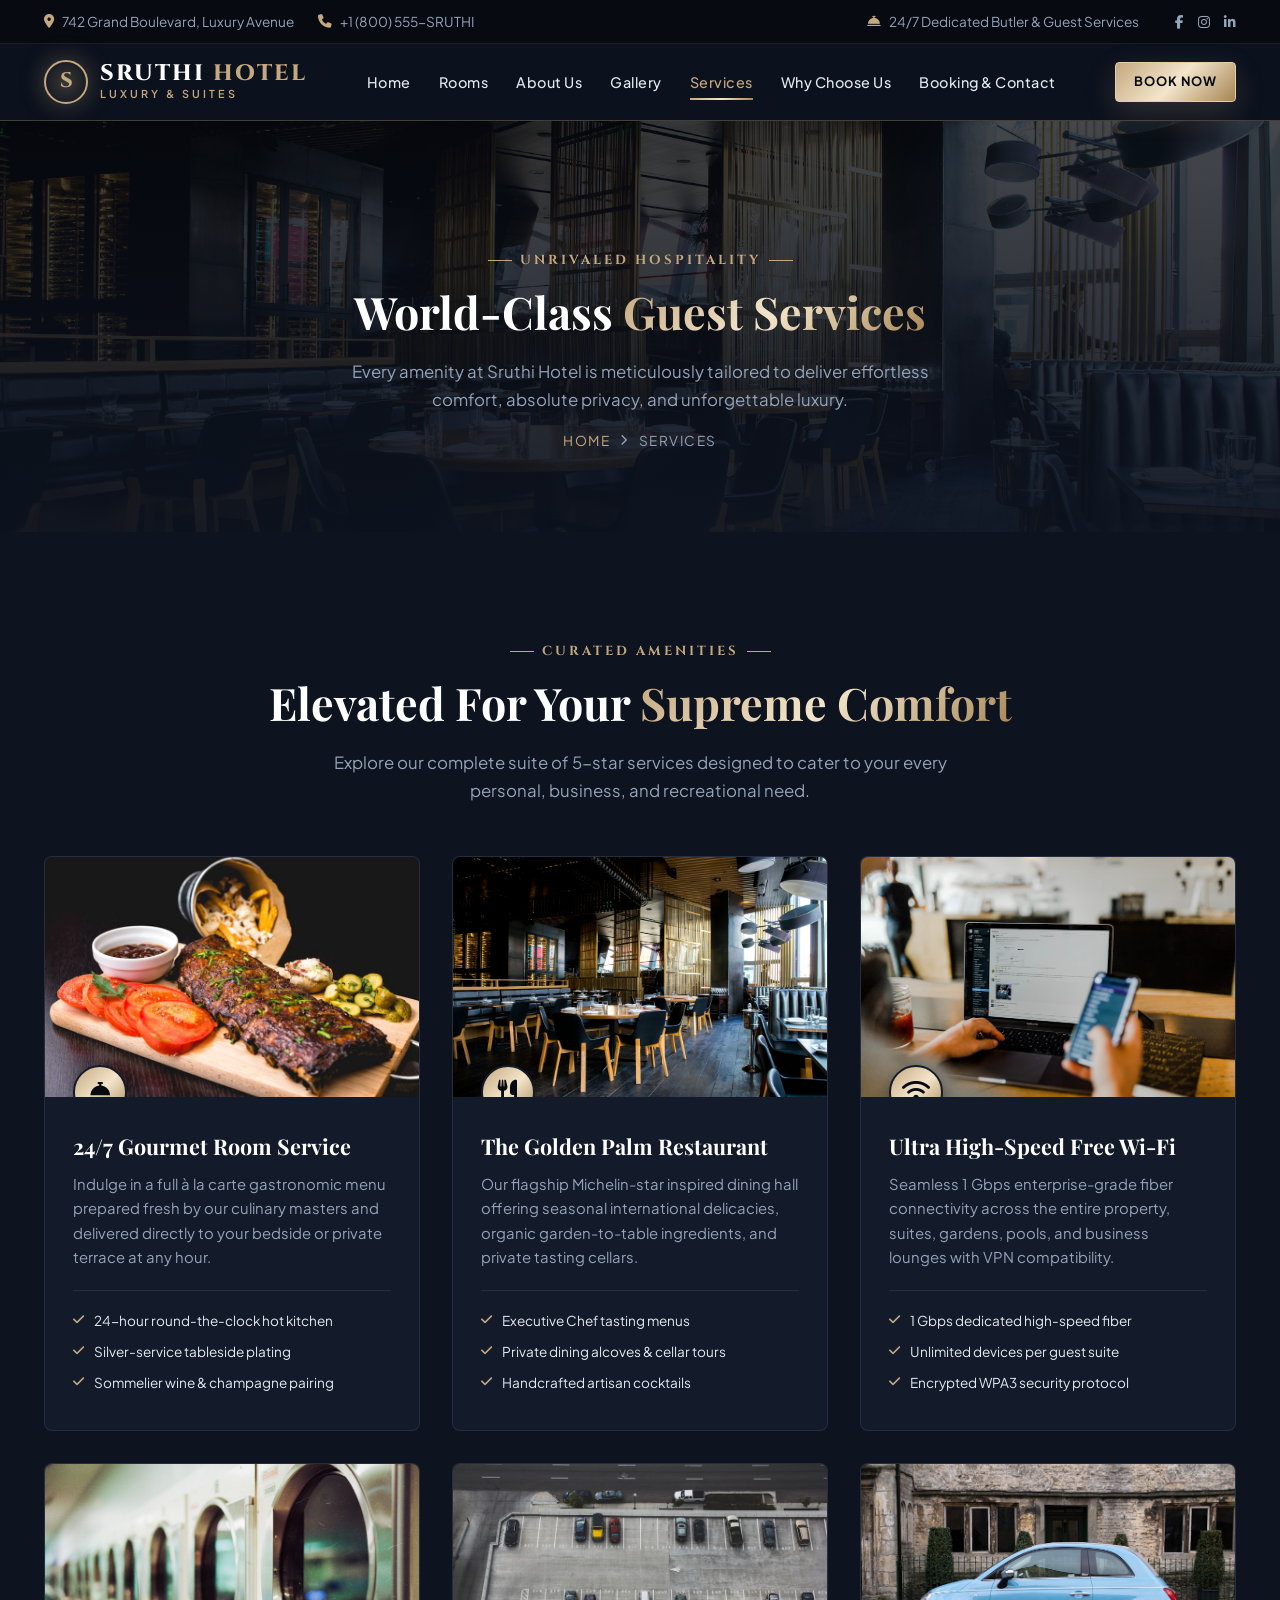
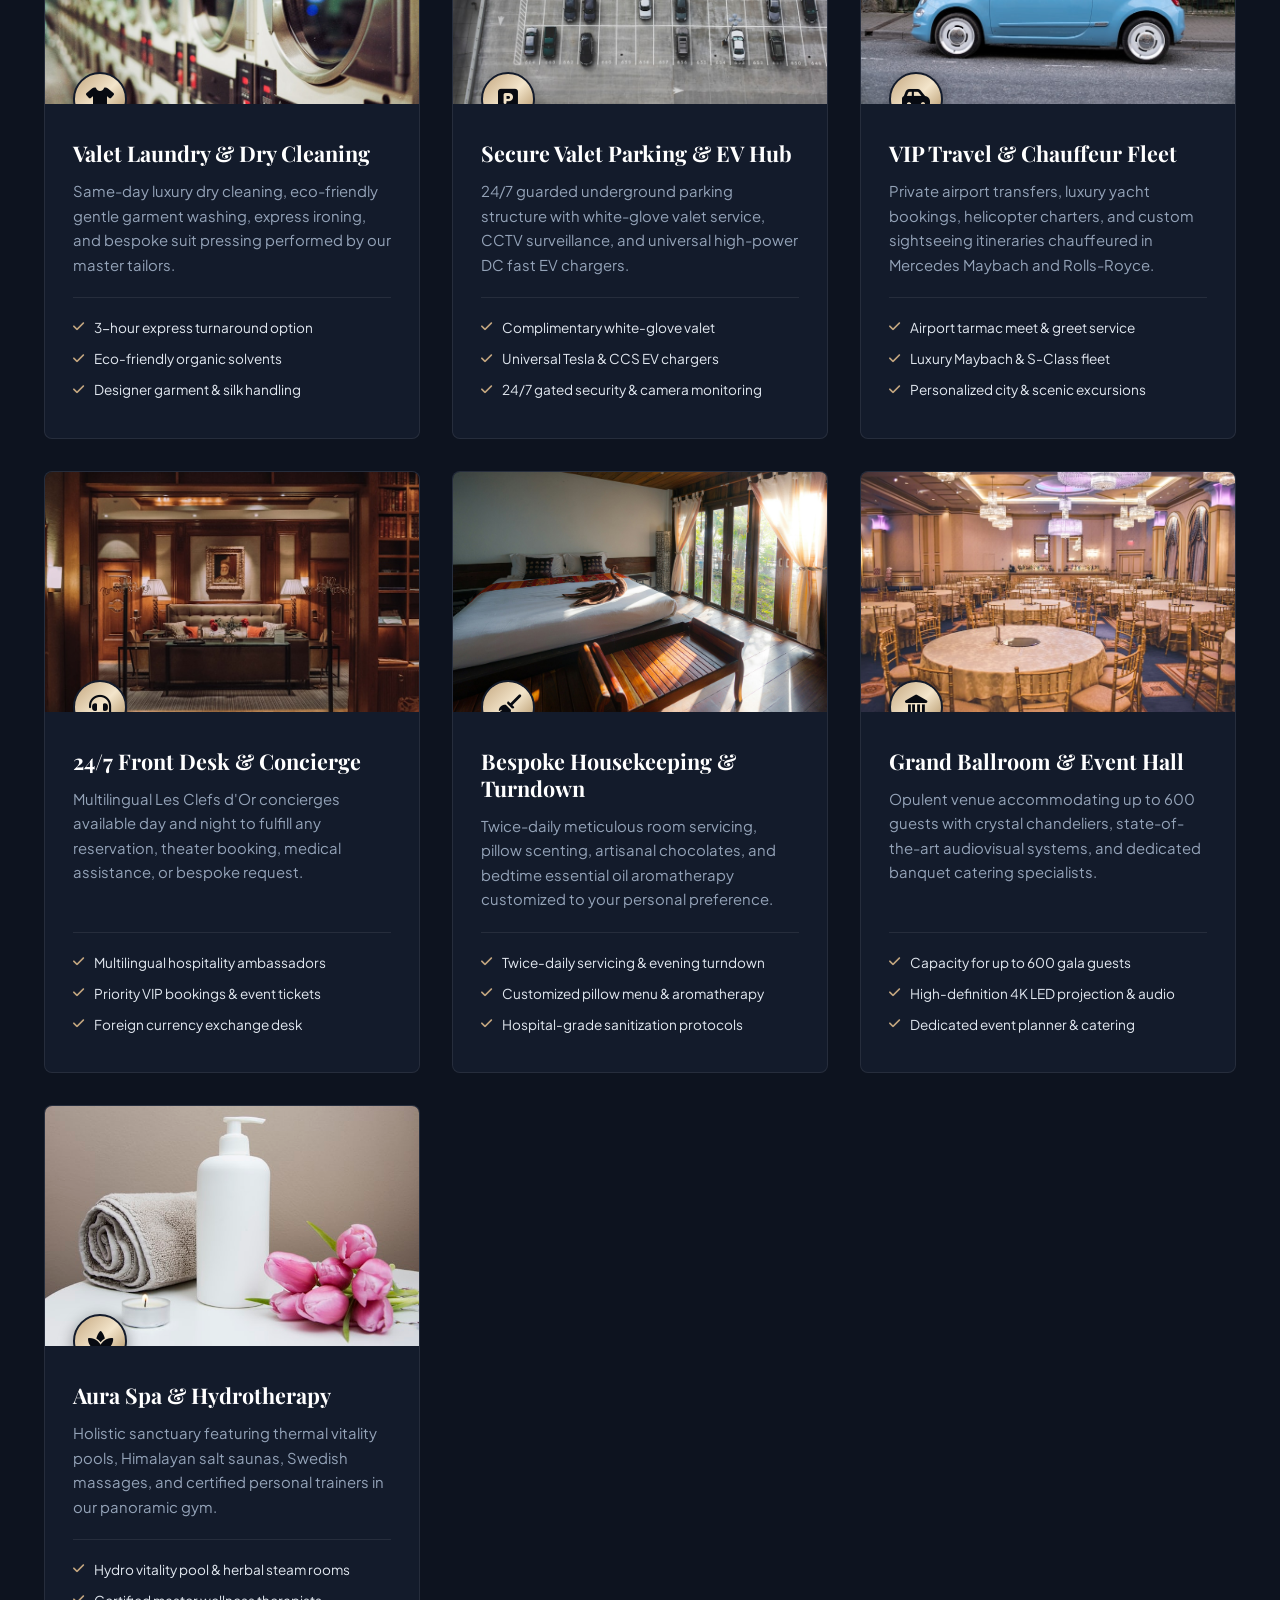
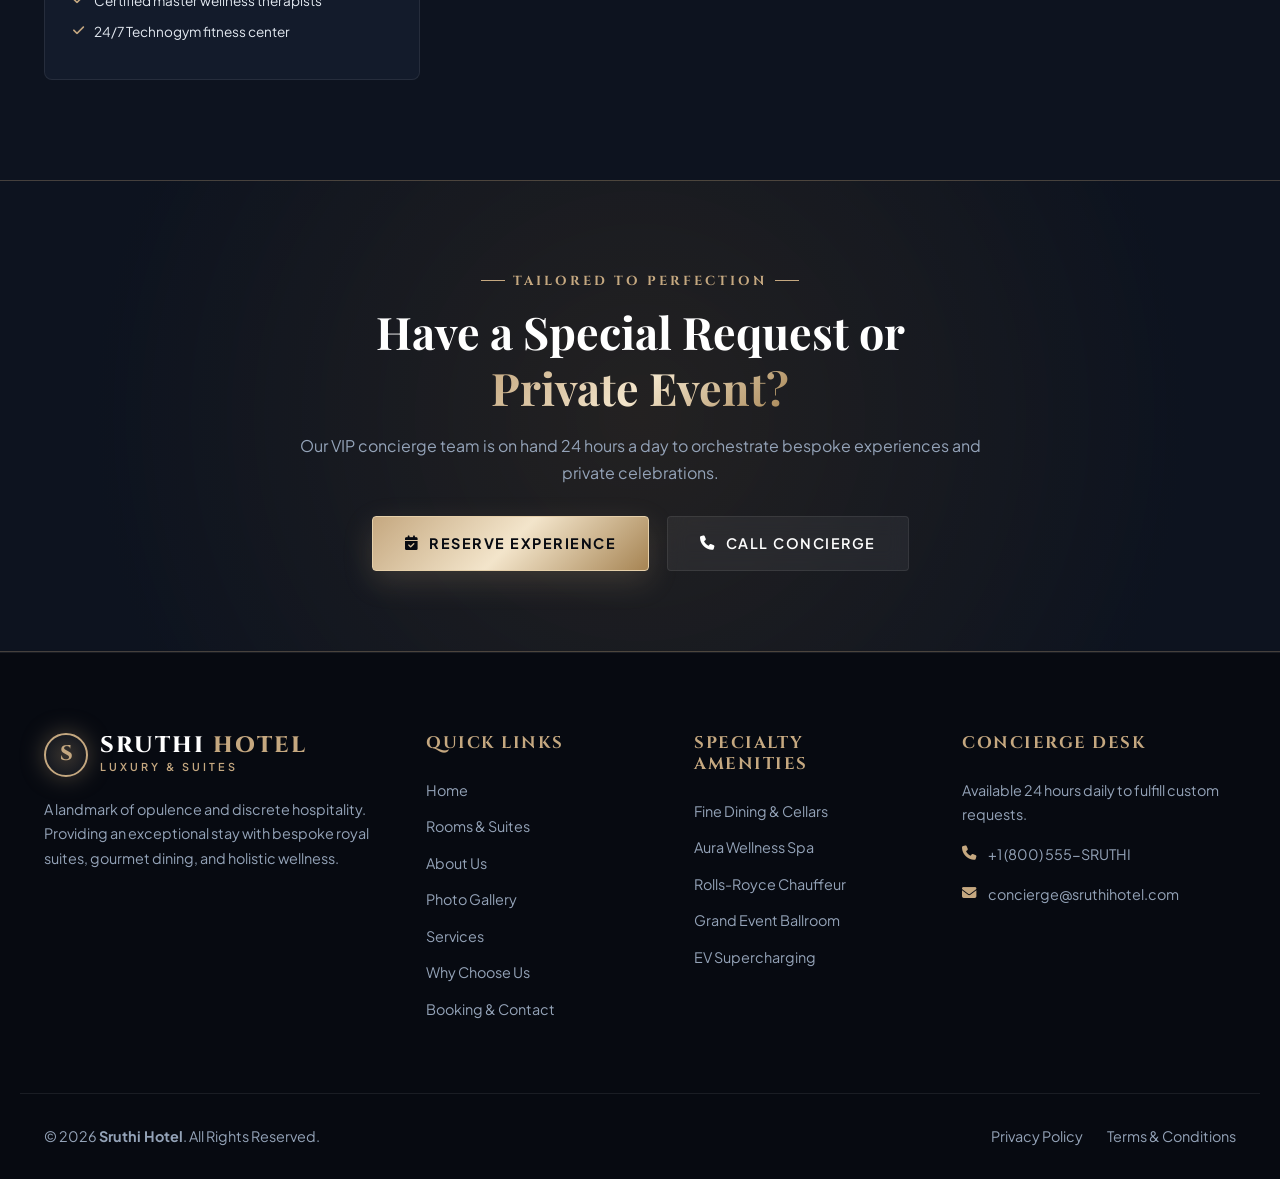
<file: services.html>
<!DOCTYPE html>
<html lang="en">
<head>
  <meta charset="UTF-8">
  <meta name="viewport" content="width=device-width, initial-scale=1.0">
  <title>5-Star Guest Services | Sruthi Hotel</title>
  <meta name="description" content="Discover the extensive 5-star amenities at Sruthi Hotel: 24/7 fine dining room service, Golden Palm restaurant, high-speed Wi-Fi, valet parking, and grand event halls.">
  <link rel="stylesheet" href="css/fontawesome/all.min.css">
  <link rel="stylesheet" href="css/style.css">
</head>
<body>

  <!-- Top Bar -->
  <div class="topbar">
    <div class="container topbar-container">
      <div class="topbar-left">
        <div class="topbar-item"><i class="fa-solid fa-location-dot"></i> 742 Grand Boulevard, Luxury Avenue</div>
        <div class="topbar-item"><i class="fa-solid fa-phone"></i> +1 (800) 555-SRUTHI</div>
      </div>
      <div class="topbar-right">
        <div class="topbar-item"><i class="fa-solid fa-bell-concierge"></i> 24/7 Dedicated Butler & Guest Services</div>
        <div class="topbar-social">
          <a href="#"><i class="fa-brands fa-facebook-f"></i></a>
          <a href="#"><i class="fa-brands fa-instagram"></i></a>
          <a href="#"><i class="fa-brands fa-linkedin-in"></i></a>
        </div>
      </div>
    </div>
  </div>

  <!-- Navigation -->
  <header class="navbar">
    <div class="container nav-container">
      <a href="index.html" class="brand-logo">
        <div class="brand-emblem">S</div>
        <div class="brand-text">
          <span class="brand-name">SRUTHI <span>HOTEL</span></span>
          <span class="brand-sub">Luxury & Suites</span>
        </div>
      </a>
      <nav class="nav-menu">
        <a href="index.html" class="nav-link">Home</a>
        <a href="rooms.html" class="nav-link">Rooms</a>
        <a href="about.html" class="nav-link">About Us</a>
        <a href="gallery.html" class="nav-link">Gallery</a>
        <a href="services.html" class="nav-link active">Services</a>
        <a href="whychooseus.html" class="nav-link">Why Choose Us</a>
        <a href="booking-contact.html" class="nav-link">Booking & Contact</a>
      </nav>
      <div class="nav-cta">
        <a href="booking-contact.html" class="btn btn-gold btn-sm">Book Now</a>
        <button class="hamburger-btn" aria-label="Open Menu"><i class="fa-solid fa-bars"></i></button>
      </div>
    </div>
  </header>

  <!-- Mobile Drawer -->
  <div class="drawer-backdrop"></div>
  <aside class="mobile-nav-drawer">
    <div class="drawer-header">
      <div class="brand-logo">
        <div class="brand-emblem">S</div>
        <div class="brand-text"><span class="brand-name">SRUTHI <span>HOTEL</span></span></div>
      </div>
      <button class="drawer-close"><i class="fa-solid fa-xmark"></i></button>
    </div>
    <nav class="drawer-links">
      <a href="index.html" class="drawer-link">Home</a>
      <a href="rooms.html" class="drawer-link">Rooms & Suites</a>
      <a href="about.html" class="drawer-link">About Us</a>
      <a href="gallery.html" class="drawer-link">Photo Gallery</a>
      <a href="services.html" class="drawer-link active">Our Services</a>
      <a href="whychooseus.html" class="drawer-link">Why Choose Us</a>
      <a href="booking-contact.html" class="drawer-link">Booking & Contact</a>
    </nav>
  </aside>

  <!-- Page Banner -->
  <section class="page-banner" style="background-image: url('images/photo-1517248135467-4c7edcad34c4.jpg');">
    <div class="banner-content">
      <span class="section-tag">Unrivaled Hospitality</span>
      <h1 class="section-title">World-Class <span class="gold-gradient-text">Guest Services</span></h1>
      <p class="section-desc">
        Every amenity at Sruthi Hotel is meticulously tailored to deliver effortless comfort, absolute privacy, and unforgettable luxury.
      </p>
      <div class="breadcrumbs">
        <a href="index.html">Home</a>
        <i class="fa-solid fa-chevron-right" style="font-size: 0.7rem;"></i>
        <span>Services</span>
      </div>
    </div>
  </section>

  <!-- Services Large Cards Section -->
  <section class="section-padding" style="background: var(--bg-dark);">
    <div class="container">
      <div class="text-center">
        <span class="section-tag">Curated Amenities</span>
        <h2 class="section-title">Elevated For Your <span class="gold-gradient-text">Supreme Comfort</span></h2>
        <p class="section-desc">
          Explore our complete suite of 5-star services designed to cater to your every personal, business, and recreational need.
        </p>
      </div>

      <div class="services-list">
        
        <!-- 1. 24/7 Room Service -->
        <div class="service-card-lg">
          <div class="service-card-img">
            <img src="images/photo-1544025162-d76694265947.jpg" alt="24/7 Gourmet Room Service">
            <div class="service-card-icon"><i class="fa-solid fa-bell-concierge"></i></div>
          </div>
          <div class="service-card-body">
            <h3 class="service-card-title">24/7 Gourmet Room Service</h3>
            <p class="service-card-desc">
              Indulge in a full à la carte gastronomic menu prepared fresh by our culinary masters and delivered directly to your bedside or private terrace at any hour.
            </p>
            <div class="service-features-list">
              <div class="service-feature-point"><i class="fa-solid fa-check"></i> 24-hour round-the-clock hot kitchen</div>
              <div class="service-feature-point"><i class="fa-solid fa-check"></i> Silver-service tableside plating</div>
              <div class="service-feature-point"><i class="fa-solid fa-check"></i> Sommelier wine & champagne pairing</div>
            </div>
          </div>
        </div>

        <!-- 2. Restaurant (The Golden Palm) -->
        <div class="service-card-lg">
          <div class="service-card-img">
            <img src="images/photo-1517248135467-4c7edcad34c4.jpg" alt="The Golden Palm Restaurant">
            <div class="service-card-icon"><i class="fa-solid fa-utensils"></i></div>
          </div>
          <div class="service-card-body">
            <h3 class="service-card-title">The Golden Palm Restaurant</h3>
            <p class="service-card-desc">
              Our flagship Michelin-star inspired dining hall offering seasonal international delicacies, organic garden-to-table ingredients, and private tasting cellars.
            </p>
            <div class="service-features-list">
              <div class="service-feature-point"><i class="fa-solid fa-check"></i> Executive Chef tasting menus</div>
              <div class="service-feature-point"><i class="fa-solid fa-check"></i> Private dining alcoves & cellar tours</div>
              <div class="service-feature-point"><i class="fa-solid fa-check"></i> Handcrafted artisan cocktails</div>
            </div>
          </div>
        </div>

        <!-- 3. Free Wi-Fi -->
        <div class="service-card-lg">
          <div class="service-card-img">
            <img src="images/photo-1563986768609-322da13575f3.jpg" alt="Ultra High-Speed Free Wi-Fi">
            <div class="service-card-icon"><i class="fa-solid fa-wifi"></i></div>
          </div>
          <div class="service-card-body">
            <h3 class="service-card-title">Ultra High-Speed Free Wi-Fi</h3>
            <p class="service-card-desc">
              Seamless 1 Gbps enterprise-grade fiber connectivity across the entire property, suites, gardens, pools, and business lounges with VPN compatibility.
            </p>
            <div class="service-features-list">
              <div class="service-feature-point"><i class="fa-solid fa-check"></i> 1 Gbps dedicated high-speed fiber</div>
              <div class="service-feature-point"><i class="fa-solid fa-check"></i> Unlimited devices per guest suite</div>
              <div class="service-feature-point"><i class="fa-solid fa-check"></i> Encrypted WPA3 security protocol</div>
            </div>
          </div>
        </div>

        <!-- 4. Laundry & Dry Cleaning -->
        <div class="service-card-lg">
          <div class="service-card-img">
            <img src="images/photo-1545173168-9f1947eebb7f.jpg" alt="Valet Laundry & Dry Cleaning">
            <div class="service-card-icon"><i class="fa-solid fa-shirt"></i></div>
          </div>
          <div class="service-card-body">
            <h3 class="service-card-title">Valet Laundry & Dry Cleaning</h3>
            <p class="service-card-desc">
              Same-day luxury dry cleaning, eco-friendly gentle garment washing, express ironing, and bespoke suit pressing performed by our master tailors.
            </p>
            <div class="service-features-list">
              <div class="service-feature-point"><i class="fa-solid fa-check"></i> 3-hour express turnaround option</div>
              <div class="service-feature-point"><i class="fa-solid fa-check"></i> Eco-friendly organic solvents</div>
              <div class="service-feature-point"><i class="fa-solid fa-check"></i> Designer garment & silk handling</div>
            </div>
          </div>
        </div>

        <!-- 5. Secure Parking & EV -->
        <div class="service-card-lg">
          <div class="service-card-img">
            <img src="images/photo-1506521781263-d8422e82f27a.jpg" alt="Valet Parking & EV Charging">
            <div class="service-card-icon"><i class="fa-solid fa-square-parking"></i></div>
          </div>
          <div class="service-card-body">
            <h3 class="service-card-title">Secure Valet Parking & EV Hub</h3>
            <p class="service-card-desc">
              24/7 guarded underground parking structure with white-glove valet service, CCTV surveillance, and universal high-power DC fast EV chargers.
            </p>
            <div class="service-features-list">
              <div class="service-feature-point"><i class="fa-solid fa-check"></i> Complimentary white-glove valet</div>
              <div class="service-feature-point"><i class="fa-solid fa-check"></i> Universal Tesla & CCS EV chargers</div>
              <div class="service-feature-point"><i class="fa-solid fa-check"></i> 24/7 gated security & camera monitoring</div>
            </div>
          </div>
        </div>

        <!-- 6. Travel Assistance & Chauffeur -->
        <div class="service-card-lg">
          <div class="service-card-img">
            <img src="images/photo-1549317661-bd32c8ce0db2.jpg" alt="VIP Travel Assistance & Chauffeur">
            <div class="service-card-icon"><i class="fa-solid fa-car-side"></i></div>
          </div>
          <div class="service-card-body">
            <h3 class="service-card-title">VIP Travel & Chauffeur Fleet</h3>
            <p class="service-card-desc">
              Private airport transfers, luxury yacht bookings, helicopter charters, and custom sightseeing itineraries chauffeured in Mercedes Maybach and Rolls-Royce.
            </p>
            <div class="service-features-list">
              <div class="service-feature-point"><i class="fa-solid fa-check"></i> Airport tarmac meet & greet service</div>
              <div class="service-feature-point"><i class="fa-solid fa-check"></i> Luxury Maybach & S-Class fleet</div>
              <div class="service-feature-point"><i class="fa-solid fa-check"></i> Personalized city & scenic excursions</div>
            </div>
          </div>
        </div>

        <!-- 7. 24/7 Reception & Concierge -->
        <div class="service-card-lg">
          <div class="service-card-img">
            <img src="images/photo-1590381105924-c72589b9ef3f.jpg" alt="24/7 Reception & Concierge">
            <div class="service-card-icon"><i class="fa-solid fa-headset"></i></div>
          </div>
          <div class="service-card-body">
            <h3 class="service-card-title">24/7 Front Desk & Concierge</h3>
            <p class="service-card-desc">
              Multilingual Les Clefs d'Or concierges available day and night to fulfill any reservation, theater booking, medical assistance, or bespoke request.
            </p>
            <div class="service-features-list">
              <div class="service-feature-point"><i class="fa-solid fa-check"></i> Multilingual hospitality ambassadors</div>
              <div class="service-feature-point"><i class="fa-solid fa-check"></i> Priority VIP bookings & event tickets</div>
              <div class="service-feature-point"><i class="fa-solid fa-check"></i> Foreign currency exchange desk</div>
            </div>
          </div>
        </div>

        <!-- 8. Bespoke Housekeeping -->
        <div class="service-card-lg">
          <div class="service-card-img">
            <img src="images/photo-1582719478250-c89cae4dc85b.jpg" alt="Bespoke Housekeeping & Turndown">
            <div class="service-card-icon"><i class="fa-solid fa-broom"></i></div>
          </div>
          <div class="service-card-body">
            <h3 class="service-card-title">Bespoke Housekeeping & Turndown</h3>
            <p class="service-card-desc">
              Twice-daily meticulous room servicing, pillow scenting, artisanal chocolates, and bedtime essential oil aromatherapy customized to your personal preference.
            </p>
            <div class="service-features-list">
              <div class="service-feature-point"><i class="fa-solid fa-check"></i> Twice-daily servicing & evening turndown</div>
              <div class="service-feature-point"><i class="fa-solid fa-check"></i> Customized pillow menu & aromatherapy</div>
              <div class="service-feature-point"><i class="fa-solid fa-check"></i> Hospital-grade sanitization protocols</div>
            </div>
          </div>
        </div>

        <!-- 9. Grand Ballroom & Event Hall -->
        <div class="service-card-lg">
          <div class="service-card-img">
            <img src="images/photo-1519167758481-83f550bb49b3.jpg" alt="Grand Ballroom & Event Hall">
            <div class="service-card-icon"><i class="fa-solid fa-landmark"></i></div>
          </div>
          <div class="service-card-body">
            <h3 class="service-card-title">Grand Ballroom & Event Hall</h3>
            <p class="service-card-desc">
              Opulent venue accommodating up to 600 guests with crystal chandeliers, state-of-the-art audiovisual systems, and dedicated banquet catering specialists.
            </p>
            <div class="service-features-list">
              <div class="service-feature-point"><i class="fa-solid fa-check"></i> Capacity for up to 600 gala guests</div>
              <div class="service-feature-point"><i class="fa-solid fa-check"></i> High-definition 4K LED projection & audio</div>
              <div class="service-feature-point"><i class="fa-solid fa-check"></i> Dedicated event planner & catering</div>
            </div>
          </div>
        </div>

        <!-- 10. Aura Spa & Wellness Sanctuary -->
        <div class="service-card-lg">
          <div class="service-card-img">
            <img src="images/photo-1540555700478-4be289fbecef.jpg" alt="Aura Spa & Wellness Sanctuary">
            <div class="service-card-icon"><i class="fa-solid fa-spa"></i></div>
          </div>
          <div class="service-card-body">
            <h3 class="service-card-title">Aura Spa & Hydrotherapy</h3>
            <p class="service-card-desc">
              Holistic sanctuary featuring thermal vitality pools, Himalayan salt saunas, Swedish massages, and certified personal trainers in our panoramic gym.
            </p>
            <div class="service-features-list">
              <div class="service-feature-point"><i class="fa-solid fa-check"></i> Hydro vitality pool & herbal steam rooms</div>
              <div class="service-feature-point"><i class="fa-solid fa-check"></i> Certified master wellness therapists</div>
              <div class="service-feature-point"><i class="fa-solid fa-check"></i> 24/7 Technogym fitness center</div>
            </div>
          </div>
        </div>

      </div>
    </div>
  </section>

  <!-- CTA Banner -->
  <section class="cta-banner">
    <div class="container cta-banner-content">
      <span class="section-tag">Tailored To Perfection</span>
      <h2>Have a Special Request or <span class="gold-gradient-text">Private Event?</span></h2>
      <p style="color: var(--text-muted); margin-bottom: 30px;">
        Our VIP concierge team is on hand 24 hours a day to orchestrate bespoke experiences and private celebrations.
      </p>
      <div style="display: flex; justify-content: center; gap: 18px; flex-wrap: wrap;">
        <a href="booking-contact.html" class="btn btn-gold"><i class="fa-solid fa-calendar-check"></i> Reserve Experience</a>
        <a href="tel:+18005557788" class="btn btn-dark"><i class="fa-solid fa-phone"></i> Call Concierge</a>
      </div>
    </div>
  </section>

  <!-- Luxury Footer -->
  <footer class="footer">
    <div class="container footer-grid">
      <div class="footer-brand">
        <a href="index.html" class="brand-logo">
          <div class="brand-emblem">S</div>
          <div class="brand-text">
            <span class="brand-name">SRUTHI <span>HOTEL</span></span>
            <span class="brand-sub">Luxury & Suites</span>
          </div>
        </a>
        <p>A landmark of opulence and discrete hospitality. Providing an exceptional stay with bespoke royal suites, gourmet dining, and holistic wellness.</p>
      </div>
      <div>
        <h4 class="footer-heading">Quick Links</h4>
        <ul class="footer-links">
          <li><a href="index.html">Home</a></li>
          <li><a href="rooms.html">Rooms & Suites</a></li>
          <li><a href="about.html">About Us</a></li>
          <li><a href="gallery.html">Photo Gallery</a></li>
          <li><a href="services.html">Services</a></li>
          <li><a href="whychooseus.html">Why Choose Us</a></li>
          <li><a href="booking-contact.html">Booking & Contact</a></li>
        </ul>
      </div>
      <div>
        <h4 class="footer-heading">Specialty Amenities</h4>
        <ul class="footer-links">
          <li><a href="services.html">Fine Dining & Cellars</a></li>
          <li><a href="services.html">Aura Wellness Spa</a></li>
          <li><a href="services.html">Rolls-Royce Chauffeur</a></li>
          <li><a href="services.html">Grand Event Ballroom</a></li>
          <li><a href="services.html">EV Supercharging</a></li>
        </ul>
      </div>
      <div>
        <h4 class="footer-heading">Concierge Desk</h4>
        <p>Available 24 hours daily to fulfill custom requests.</p>
        <ul class="footer-contact" style="margin-top: 15px;">
          <li><i class="fa-solid fa-phone"></i> +1 (800) 555-SRUTHI</li>
          <li><i class="fa-solid fa-envelope"></i> concierge@sruthihotel.com</li>
        </ul>
      </div>
    </div>
    <div class="container footer-bottom">
      <div>&copy; 2026 <strong>Sruthi Hotel</strong>. All Rights Reserved.</div>
      <div class="footer-bottom-links">
        <a href="#">Privacy Policy</a>
        <a href="#">Terms & Conditions</a>
      </div>
    </div>
  </footer>

  <script src="js/script.js"></script>
</body>
</html>
</file>
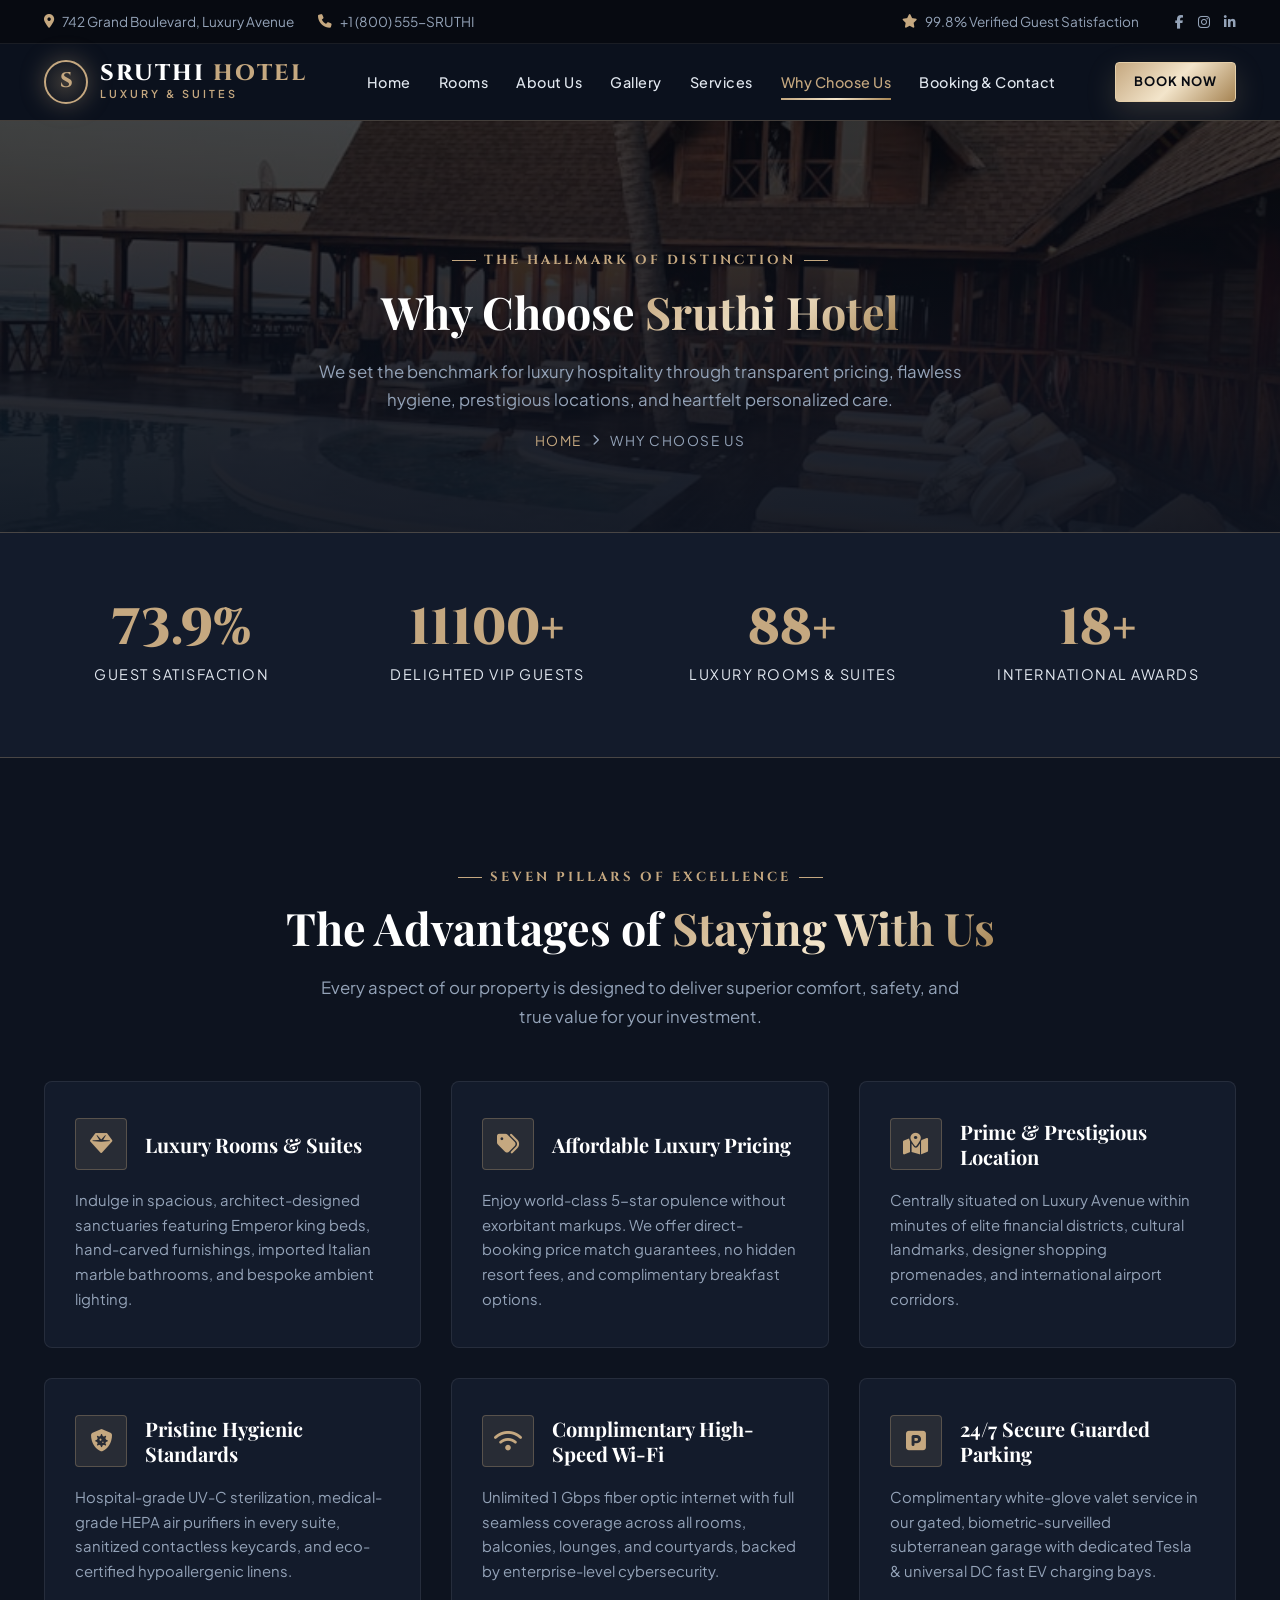
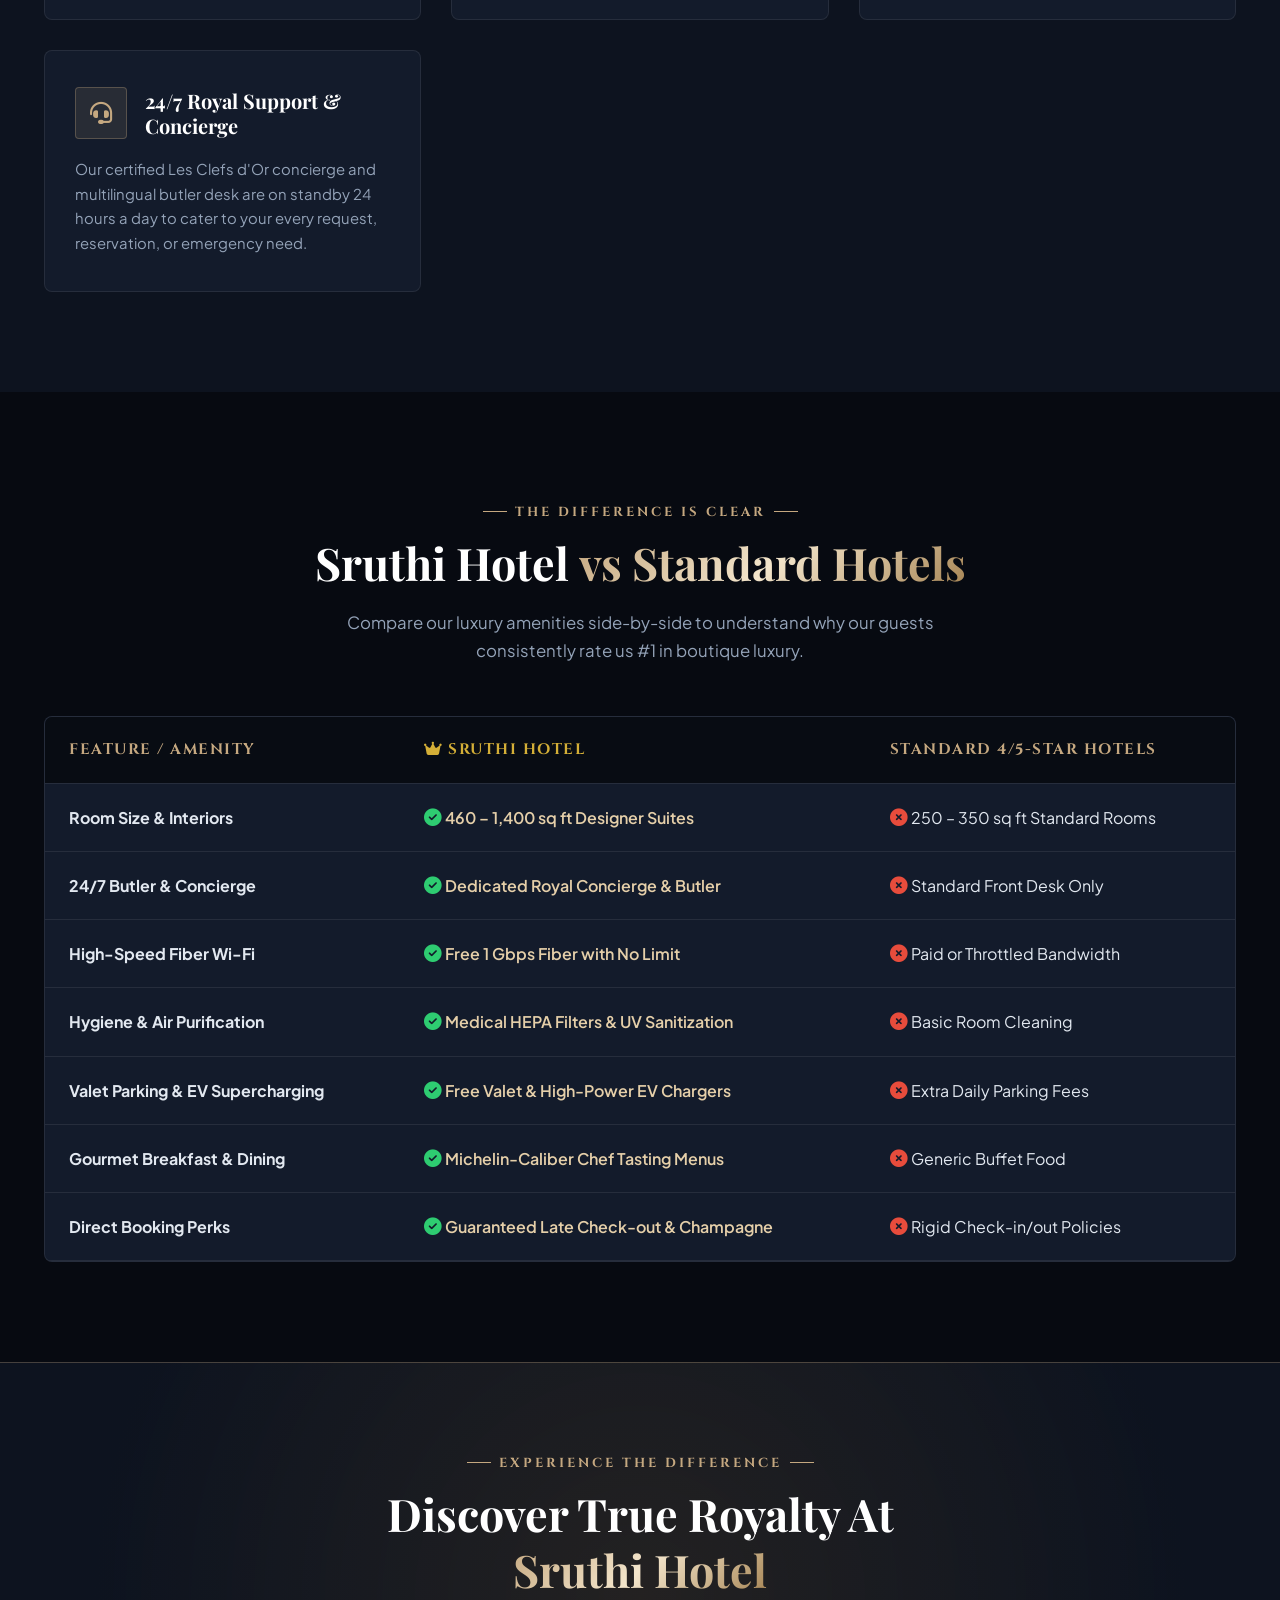
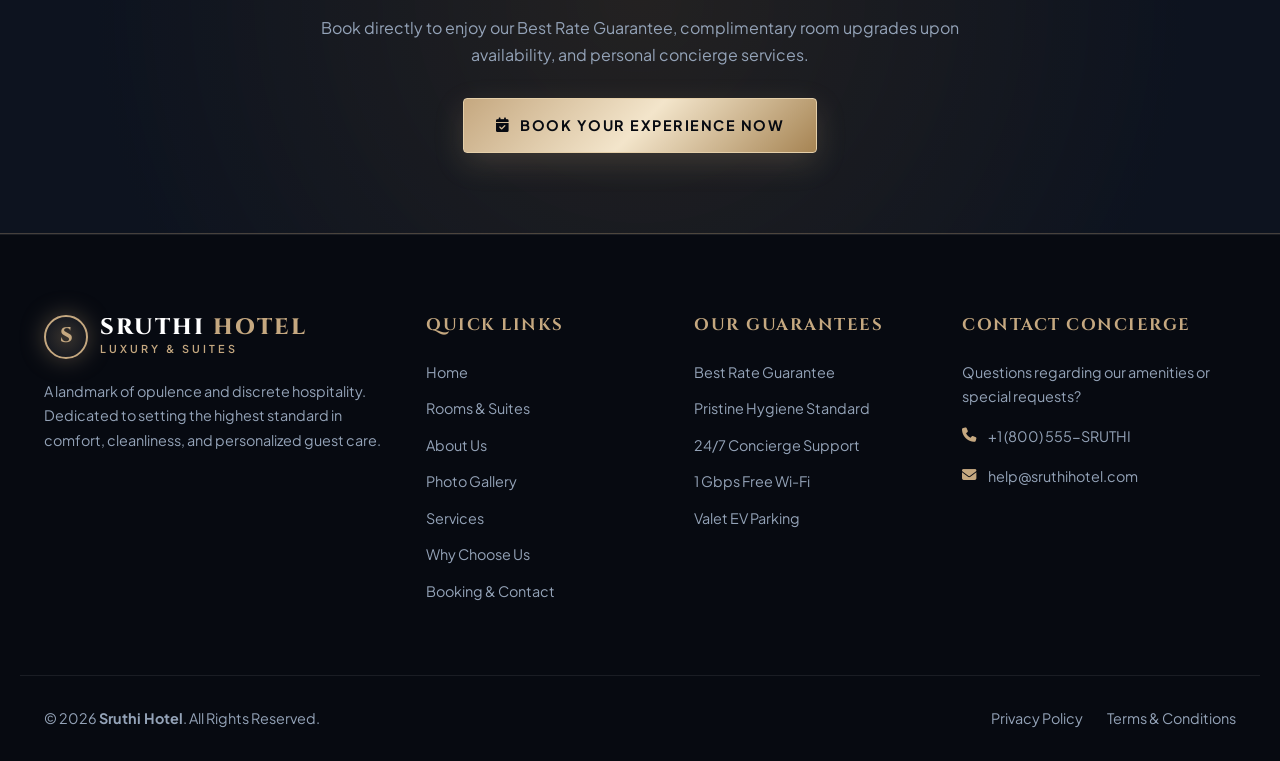
<file: whychooseus.html>
<!DOCTYPE html>
<html lang="en">
<head>
  <meta charset="UTF-8">
  <meta name="viewport" content="width=device-width, initial-scale=1.0">
  <title>Why Choose Us | Sruthi Hotel</title>
  <meta name="description" content="Discover why Sruthi Hotel is the premier choice for luxury travelers: bespoke suites, affordable luxury pricing, prime location, spotless hygiene, and 24/7 royal concierge.">
  <link rel="stylesheet" href="css/fontawesome/all.min.css">
  <link rel="stylesheet" href="css/style.css">
</head>
<body>

  <!-- Top Bar -->
  <div class="topbar">
    <div class="container topbar-container">
      <div class="topbar-left">
        <div class="topbar-item"><i class="fa-solid fa-location-dot"></i> 742 Grand Boulevard, Luxury Avenue</div>
        <div class="topbar-item"><i class="fa-solid fa-phone"></i> +1 (800) 555-SRUTHI</div>
      </div>
      <div class="topbar-right">
        <div class="topbar-item"><i class="fa-solid fa-star"></i> 99.8% Verified Guest Satisfaction</div>
        <div class="topbar-social">
          <a href="#"><i class="fa-brands fa-facebook-f"></i></a>
          <a href="#"><i class="fa-brands fa-instagram"></i></a>
          <a href="#"><i class="fa-brands fa-linkedin-in"></i></a>
        </div>
      </div>
    </div>
  </div>

  <!-- Navigation -->
  <header class="navbar">
    <div class="container nav-container">
      <a href="index.html" class="brand-logo">
        <div class="brand-emblem">S</div>
        <div class="brand-text">
          <span class="brand-name">SRUTHI <span>HOTEL</span></span>
          <span class="brand-sub">Luxury & Suites</span>
        </div>
      </a>
      <nav class="nav-menu">
        <a href="index.html" class="nav-link">Home</a>
        <a href="rooms.html" class="nav-link">Rooms</a>
        <a href="about.html" class="nav-link">About Us</a>
        <a href="gallery.html" class="nav-link">Gallery</a>
        <a href="services.html" class="nav-link">Services</a>
        <a href="whychooseus.html" class="nav-link active">Why Choose Us</a>
        <a href="booking-contact.html" class="nav-link">Booking & Contact</a>
      </nav>
      <div class="nav-cta">
        <a href="booking-contact.html" class="btn btn-gold btn-sm">Book Now</a>
        <button class="hamburger-btn" aria-label="Open Menu"><i class="fa-solid fa-bars"></i></button>
      </div>
    </div>
  </header>

  <!-- Mobile Drawer -->
  <div class="drawer-backdrop"></div>
  <aside class="mobile-nav-drawer">
    <div class="drawer-header">
      <div class="brand-logo">
        <div class="brand-emblem">S</div>
        <div class="brand-text"><span class="brand-name">SRUTHI <span>HOTEL</span></span></div>
      </div>
      <button class="drawer-close"><i class="fa-solid fa-xmark"></i></button>
    </div>
    <nav class="drawer-links">
      <a href="index.html" class="drawer-link">Home</a>
      <a href="rooms.html" class="drawer-link">Rooms & Suites</a>
      <a href="about.html" class="drawer-link">About Us</a>
      <a href="gallery.html" class="drawer-link">Photo Gallery</a>
      <a href="services.html" class="drawer-link">Our Services</a>
      <a href="whychooseus.html" class="drawer-link active">Why Choose Us</a>
      <a href="booking-contact.html" class="drawer-link">Booking & Contact</a>
    </nav>
  </aside>

  <!-- Page Banner -->
  <section class="page-banner" style="background-image: url('images/photo-1566073771259-6a8506099945.jpg');">
    <div class="banner-content">
      <span class="section-tag">The Hallmark of Distinction</span>
      <h1 class="section-title">Why Choose <span class="gold-gradient-text">Sruthi Hotel</span></h1>
      <p class="section-desc">
        We set the benchmark for luxury hospitality through transparent pricing, flawless hygiene, prestigious locations, and heartfelt personalized care.
      </p>
      <div class="breadcrumbs">
        <a href="index.html">Home</a>
        <i class="fa-solid fa-chevron-right" style="font-size: 0.7rem;"></i>
        <span>Why Choose Us</span>
      </div>
    </div>
  </section>

  <!-- Live Animated Statistics Counter Strip -->
  <section class="stats-strip">
    <div class="container">
      <div class="stats-grid">
        <div class="stat-item">
          <div class="stat-num" data-count="99.8" data-suffix="%">0%</div>
          <div class="stat-label">Guest Satisfaction</div>
        </div>
        <div class="stat-item">
          <div class="stat-num" data-count="15000" data-suffix="+">0+</div>
          <div class="stat-label">Delighted VIP Guests</div>
        </div>
        <div class="stat-item">
          <div class="stat-num" data-count="120" data-suffix="+">0+</div>
          <div class="stat-label">Luxury Rooms & Suites</div>
        </div>
        <div class="stat-item">
          <div class="stat-num" data-count="25" data-suffix="+">0+</div>
          <div class="stat-label">International Awards</div>
        </div>
      </div>
    </div>
  </section>

  <!-- 7 Key Pillars Section -->
  <section class="section-padding" style="background: var(--bg-dark);">
    <div class="container">
      <div class="text-center">
        <span class="section-tag">Seven Pillars of Excellence</span>
        <h2 class="section-title">The Advantages of <span class="gold-gradient-text">Staying With Us</span></h2>
        <p class="section-desc">
          Every aspect of our property is designed to deliver superior comfort, safety, and true value for your investment.
        </p>
      </div>

      <div class="pillars-grid">
        
        <!-- Pillar 1: Luxury Rooms -->
        <div class="pillar-card">
          <div class="pillar-header">
            <div class="pillar-icon"><i class="fa-solid fa-gem"></i></div>
            <h3 class="pillar-title">Luxury Rooms & Suites</h3>
          </div>
          <p class="pillar-desc">
            Indulge in spacious, architect-designed sanctuaries featuring Emperor king beds, hand-carved furnishings, imported Italian marble bathrooms, and bespoke ambient lighting.
          </p>
        </div>

        <!-- Pillar 2: Affordable Pricing -->
        <div class="pillar-card">
          <div class="pillar-header">
            <div class="pillar-icon"><i class="fa-solid fa-tags"></i></div>
            <h3 class="pillar-title">Affordable Luxury Pricing</h3>
          </div>
          <p class="pillar-desc">
            Enjoy world-class 5-star opulence without exorbitant markups. We offer direct-booking price match guarantees, no hidden resort fees, and complimentary breakfast options.
          </p>
        </div>

        <!-- Pillar 3: Prime Location -->
        <div class="pillar-card">
          <div class="pillar-header">
            <div class="pillar-icon"><i class="fa-solid fa-map-location-dot"></i></div>
            <h3 class="pillar-title">Prime & Prestigious Location</h3>
          </div>
          <p class="pillar-desc">
            Centrally situated on Luxury Avenue within minutes of elite financial districts, cultural landmarks, designer shopping promenades, and international airport corridors.
          </p>
        </div>

        <!-- Pillar 4: Hygienic Rooms -->
        <div class="pillar-card">
          <div class="pillar-header">
            <div class="pillar-icon"><i class="fa-solid fa-shield-virus"></i></div>
            <h3 class="pillar-title">Pristine Hygienic Standards</h3>
          </div>
          <p class="pillar-desc">
            Hospital-grade UV-C sterilization, medical-grade HEPA air purifiers in every suite, sanitized contactless keycards, and eco-certified hypoallergenic linens.
          </p>
        </div>

        <!-- Pillar 5: Free Wi-Fi -->
        <div class="pillar-card">
          <div class="pillar-header">
            <div class="pillar-icon"><i class="fa-solid fa-wifi"></i></div>
            <h3 class="pillar-title">Complimentary High-Speed Wi-Fi</h3>
          </div>
          <p class="pillar-desc">
            Unlimited 1 Gbps fiber optic internet with full seamless coverage across all rooms, balconies, lounges, and courtyards, backed by enterprise-level cybersecurity.
          </p>
        </div>

        <!-- Pillar 6: Secure Parking -->
        <div class="pillar-card">
          <div class="pillar-header">
            <div class="pillar-icon"><i class="fa-solid fa-square-parking"></i></div>
            <h3 class="pillar-title">24/7 Secure Guarded Parking</h3>
          </div>
          <p class="pillar-desc">
            Complimentary white-glove valet service in our gated, biometric-surveilled subterranean garage with dedicated Tesla & universal DC fast EV charging bays.
          </p>
        </div>

        <!-- Pillar 7: 24/7 Support -->
        <div class="pillar-card">
          <div class="pillar-header">
            <div class="pillar-icon"><i class="fa-solid fa-headset"></i></div>
            <h3 class="pillar-title">24/7 Royal Support & Concierge</h3>
          </div>
          <p class="pillar-desc">
            Our certified Les Clefs d'Or concierge and multilingual butler desk are on standby 24 hours a day to cater to your every request, reservation, or emergency need.
          </p>
        </div>

      </div>
    </div>
  </section>

  <!-- Luxury vs Standard Hotel Comparison Table -->
  <section class="section-padding" style="background: var(--bg-darker);">
    <div class="container">
      <div class="text-center">
        <span class="section-tag">The Difference Is Clear</span>
        <h2 class="section-title">Sruthi Hotel <span class="gold-gradient-text">vs Standard Hotels</span></h2>
        <p class="section-desc">
          Compare our luxury amenities side-by-side to understand why our guests consistently rate us #1 in boutique luxury.
        </p>
      </div>

      <div class="comparison-table-wrap">
        <table class="luxury-table">
          <thead>
            <tr>
              <th>Feature / Amenity</th>
              <th style="color: var(--gold-bright);"><i class="fa-solid fa-crown"></i> Sruthi Hotel</th>
              <th>Standard 4/5-Star Hotels</th>
            </tr>
          </thead>
          <tbody>
            <tr>
              <td><strong>Room Size & Interiors</strong></td>
              <td class="table-highlight"><i class="fa-solid fa-circle-check check-icon"></i> 460 – 1,400 sq ft Designer Suites</td>
              <td><i class="fa-solid fa-circle-xmark cross-icon"></i> 250 – 350 sq ft Standard Rooms</td>
            </tr>
            <tr>
              <td><strong>24/7 Butler & Concierge</strong></td>
              <td class="table-highlight"><i class="fa-solid fa-circle-check check-icon"></i> Dedicated Royal Concierge & Butler</td>
              <td><i class="fa-solid fa-circle-xmark cross-icon"></i> Standard Front Desk Only</td>
            </tr>
            <tr>
              <td><strong>High-Speed Fiber Wi-Fi</strong></td>
              <td class="table-highlight"><i class="fa-solid fa-circle-check check-icon"></i> Free 1 Gbps Fiber with No Limit</td>
              <td><i class="fa-solid fa-circle-xmark cross-icon"></i> Paid or Throttled Bandwidth</td>
            </tr>
            <tr>
              <td><strong>Hygiene & Air Purification</strong></td>
              <td class="table-highlight"><i class="fa-solid fa-circle-check check-icon"></i> Medical HEPA Filters & UV Sanitization</td>
              <td><i class="fa-solid fa-circle-xmark cross-icon"></i> Basic Room Cleaning</td>
            </tr>
            <tr>
              <td><strong>Valet Parking & EV Supercharging</strong></td>
              <td class="table-highlight"><i class="fa-solid fa-circle-check check-icon"></i> Free Valet & High-Power EV Chargers</td>
              <td><i class="fa-solid fa-circle-xmark cross-icon"></i> Extra Daily Parking Fees</td>
            </tr>
            <tr>
              <td><strong>Gourmet Breakfast & Dining</strong></td>
              <td class="table-highlight"><i class="fa-solid fa-circle-check check-icon"></i> Michelin-Caliber Chef Tasting Menus</td>
              <td><i class="fa-solid fa-circle-xmark cross-icon"></i> Generic Buffet Food</td>
            </tr>
            <tr>
              <td><strong>Direct Booking Perks</strong></td>
              <td class="table-highlight"><i class="fa-solid fa-circle-check check-icon"></i> Guaranteed Late Check-out & Champagne</td>
              <td><i class="fa-solid fa-circle-xmark cross-icon"></i> Rigid Check-in/out Policies</td>
            </tr>
          </tbody>
        </table>
      </div>
    </div>
  </section>

  <!-- CTA Banner -->
  <section class="cta-banner">
    <div class="container cta-banner-content">
      <span class="section-tag">Experience The Difference</span>
      <h2>Discover True Royalty At <span class="gold-gradient-text">Sruthi Hotel</span></h2>
      <p style="color: var(--text-muted); margin-bottom: 30px;">
        Book directly to enjoy our Best Rate Guarantee, complimentary room upgrades upon availability, and personal concierge services.
      </p>
      <a href="booking-contact.html" class="btn btn-gold"><i class="fa-solid fa-calendar-check"></i> Book Your Experience Now</a>
    </div>
  </section>

  <!-- Luxury Footer -->
  <footer class="footer">
    <div class="container footer-grid">
      <div class="footer-brand">
        <a href="index.html" class="brand-logo">
          <div class="brand-emblem">S</div>
          <div class="brand-text">
            <span class="brand-name">SRUTHI <span>HOTEL</span></span>
            <span class="brand-sub">Luxury & Suites</span>
          </div>
        </a>
        <p>A landmark of opulence and discrete hospitality. Dedicated to setting the highest standard in comfort, cleanliness, and personalized guest care.</p>
      </div>
      <div>
        <h4 class="footer-heading">Quick Links</h4>
        <ul class="footer-links">
          <li><a href="index.html">Home</a></li>
          <li><a href="rooms.html">Rooms & Suites</a></li>
          <li><a href="about.html">About Us</a></li>
          <li><a href="gallery.html">Photo Gallery</a></li>
          <li><a href="services.html">Services</a></li>
          <li><a href="whychooseus.html">Why Choose Us</a></li>
          <li><a href="booking-contact.html">Booking & Contact</a></li>
        </ul>
      </div>
      <div>
        <h4 class="footer-heading">Our Guarantees</h4>
        <ul class="footer-links">
          <li><a href="whychooseus.html">Best Rate Guarantee</a></li>
          <li><a href="whychooseus.html">Pristine Hygiene Standard</a></li>
          <li><a href="whychooseus.html">24/7 Concierge Support</a></li>
          <li><a href="whychooseus.html">1 Gbps Free Wi-Fi</a></li>
          <li><a href="whychooseus.html">Valet EV Parking</a></li>
        </ul>
      </div>
      <div>
        <h4 class="footer-heading">Contact Concierge</h4>
        <p>Questions regarding our amenities or special requests?</p>
        <ul class="footer-contact" style="margin-top: 15px;">
          <li><i class="fa-solid fa-phone"></i> +1 (800) 555-SRUTHI</li>
          <li><i class="fa-solid fa-envelope"></i> help@sruthihotel.com</li>
        </ul>
      </div>
    </div>
    <div class="container footer-bottom">
      <div>&copy; 2026 <strong>Sruthi Hotel</strong>. All Rights Reserved.</div>
      <div class="footer-bottom-links">
        <a href="#">Privacy Policy</a>
        <a href="#">Terms & Conditions</a>
      </div>
    </div>
  </footer>

  <script src="js/script.js"></script>
</body>
</html>
</file>
<file: css/style.css>
/* ==========================================================================
   SRUTHI HOTEL - LUXURY HOTEL & SUITES
   Master Stylesheet (Gold, Obsidian & Ivory Luxury Palette)
   ========================================================================== */

@import url('fonts.css');

/* --- CSS Variables & Design Tokens --- */
:root {
  --font-heading: 'Playfair Display', Georgia, serif;
  --font-brand: 'Cinzel', serif;
  --font-body: 'Plus Jakarta Sans', -apple-system, BlinkMacSystemFont, sans-serif;

  /* Luxury Gold Spectrum */
  --gold-primary: #C5A880;
  --gold-light: #E5CFA9;
  --gold-bright: #D4AF37;
  --gold-dark: #9A7B4F;
  --gold-gradient: linear-gradient(135deg, #C5A880 0%, #F3E5CB 50%, #A68453 100%);
  --gold-gradient-hover: linear-gradient(135deg, #D4AF37 0%, #FFF2D6 50%, #B89355 100%);
  --gold-glow: 0 0 25px rgba(197, 168, 128, 0.35);

  /* Deep Luxury Obsidian & Midnight */
  --bg-darker: #070A11;
  --bg-dark: #0D131F;
  --bg-card: #131B2B;
  --bg-card-hover: #19243A;
  --bg-surface: #1E293B;

  /* Crisp Off-White & Cream */
  --bg-light: #FDFBF7;
  --bg-cream: #F5EFEB;
  --bg-white: #FFFFFF;

  /* Text Colors */
  --text-white: #FFFFFF;
  --text-light: #E2E8F0;
  --text-muted: #94A3B8;
  --text-dark: #0F172A;
  --text-dark-muted: #64748B;
  --text-gold: #C5A880;

  /* Borders & Shadows */
  --border-gold: rgba(197, 168, 128, 0.3);
  --border-gold-strong: rgba(197, 168, 128, 0.7);
  --border-dark: rgba(255, 255, 255, 0.08);
  --border-light: rgba(15, 23, 42, 0.08);
  --shadow-sm: 0 4px 6px -1px rgba(0, 0, 0, 0.1);
  --shadow-md: 0 10px 25px -5px rgba(0, 0, 0, 0.25);
  --shadow-lg: 0 20px 40px -10px rgba(0, 0, 0, 0.4);
  --shadow-gold: 0 10px 30px rgba(197, 168, 128, 0.2);

  /* Transitions */
  --transition-fast: 0.25s ease;
  --transition-smooth: 0.4s cubic-bezier(0.16, 1, 0.3, 1);
  --transition-slow: 0.6s cubic-bezier(0.16, 1, 0.3, 1);
  
  --radius-sm: 4px;
  --radius-md: 8px;
  --radius-lg: 16px;
  --radius-full: 9999px;
  
  --container-max: 1240px;
}

/* --- Base & Reset --- */
*, *::before, *::after {
  margin: 0;
  padding: 0;
  box-sizing: border-box;
}

html {
  scroll-behavior: smooth;
  font-size: 16px;
  -webkit-font-smoothing: antialiased;
}

body {
  font-family: var(--font-body);
  background-color: var(--bg-darker);
  color: var(--text-light);
  line-height: 1.7;
  overflow-x: hidden;
}

img {
  max-width: 100%;
  height: auto;
  display: block;
  object-fit: cover;
}

a {
  color: inherit;
  text-decoration: none;
  transition: var(--transition-fast);
}

ul {
  list-style: none;
}

button, input, select, textarea {
  font-family: inherit;
  font-size: inherit;
  outline: none;
}

/* --- Typography --- */
h1, h2, h3, h4, h5, h6 {
  font-family: var(--font-heading);
  color: var(--text-white);
  line-height: 1.25;
  font-weight: 700;
}

.brand-font {
  font-family: var(--font-brand);
}

.gold-gradient-text {
  background: var(--gold-gradient);
  -webkit-background-clip: text;
  -webkit-text-fill-color: transparent;
  display: inline-block;
}

.text-gold {
  color: var(--gold-primary) !important;
}

.section-tag {
  display: inline-flex;
  align-items: center;
  gap: 8px;
  font-family: var(--font-brand);
  font-size: 0.82rem;
  font-weight: 700;
  letter-spacing: 3px;
  text-transform: uppercase;
  color: var(--gold-primary);
  margin-bottom: 12px;
}

.section-tag::before, .section-tag::after {
  content: "";
  display: inline-block;
  width: 24px;
  height: 1px;
  background: var(--gold-primary);
}

.section-title {
  font-size: clamp(2rem, 3.5vw, 3rem);
  margin-bottom: 18px;
  position: relative;
}

.section-desc {
  color: var(--text-muted);
  font-size: 1.05rem;
  max-width: 650px;
  margin: 0 auto;
}

.text-center {
  text-align: center;
}

/* --- Container & Grid Helpers --- */
.container {
  width: 100%;
  max-width: var(--container-max);
  margin: 0 auto;
  padding: 0 24px;
}

.section-padding {
  padding: 100px 0;
}

.section-padding-sm {
  padding: 60px 0;
}

/* --- Buttons --- */
.btn {
  display: inline-flex;
  align-items: center;
  justify-content: center;
  gap: 10px;
  padding: 14px 32px;
  font-size: 0.9rem;
  font-weight: 600;
  letter-spacing: 1.5px;
  text-transform: uppercase;
  border-radius: var(--radius-sm);
  cursor: pointer;
  transition: var(--transition-smooth);
  position: relative;
  overflow: hidden;
  border: 1px solid transparent;
}

.btn-gold {
  background: var(--gold-gradient);
  color: var(--bg-darker);
  box-shadow: var(--shadow-gold);
  border-color: var(--gold-light);
  font-weight: 700;
}

.btn-gold:hover {
  background: var(--gold-gradient-hover);
  transform: translateY(-3px);
  box-shadow: 0 12px 28px rgba(212, 175, 55, 0.4);
}

.btn-outline-gold {
  background: transparent;
  color: var(--gold-primary);
  border-color: var(--gold-primary);
}

.btn-outline-gold:hover {
  background: var(--gold-primary);
  color: var(--bg-darker);
  transform: translateY(-3px);
  box-shadow: var(--shadow-gold);
}

.btn-dark {
  background: rgba(255, 255, 255, 0.06);
  color: var(--text-white);
  border-color: var(--border-dark);
  backdrop-filter: blur(10px);
}

.btn-dark:hover {
  background: rgba(255, 255, 255, 0.12);
  border-color: var(--gold-primary);
  color: var(--gold-primary);
}

.btn-sm {
  padding: 8px 18px;
  font-size: 0.8rem;
  letter-spacing: 1px;
}

/* --- Top Bar --- */
.topbar {
  background: var(--bg-darker);
  border-bottom: 1px solid var(--border-dark);
  padding: 10px 0;
  font-size: 0.85rem;
  color: var(--text-muted);
}

.topbar-container {
  display: flex;
  justify-content: space-between;
  align-items: center;
  flex-wrap: wrap;
  gap: 15px;
}

.topbar-left, .topbar-right {
  display: flex;
  align-items: center;
  gap: 24px;
}

.topbar-item {
  display: flex;
  align-items: center;
  gap: 8px;
  color: var(--text-muted);
}

.topbar-item i {
  color: var(--gold-primary);
}

.topbar-item a:hover {
  color: var(--gold-primary);
}

.topbar-social a {
  color: var(--text-muted);
  margin-left: 12px;
  transition: var(--transition-fast);
}

.topbar-social a:hover {
  color: var(--gold-primary);
}

/* --- Navigation Header --- */
.navbar {
  position: sticky;
  top: 0;
  width: 100%;
  background: rgba(13, 19, 31, 0.92);
  backdrop-filter: blur(15px);
  -webkit-backdrop-filter: blur(15px);
  z-index: 1000;
  border-bottom: 1px solid var(--border-gold);
  transition: var(--transition-smooth);
}

.navbar.scrolled {
  background: rgba(7, 10, 17, 0.98);
  box-shadow: 0 10px 30px rgba(0, 0, 0, 0.6);
  padding: 4px 0;
}

.nav-container {
  display: flex;
  justify-content: space-between;
  align-items: center;
  padding: 16px 24px;
}

.brand-logo {
  display: flex;
  align-items: center;
  gap: 12px;
  text-decoration: none;
}

.brand-emblem {
  width: 44px;
  height: 44px;
  border-radius: 50%;
  border: 2px solid var(--gold-primary);
  background: radial-gradient(circle, rgba(197, 168, 128, 0.25) 0%, rgba(13, 19, 31, 0.8) 100%);
  display: flex;
  align-items: center;
  justify-content: center;
  color: var(--gold-primary);
  font-family: var(--font-brand);
  font-weight: 800;
  font-size: 1.3rem;
  box-shadow: var(--gold-glow);
}

.brand-text {
  display: flex;
  flex-direction: column;
}

.brand-name {
  font-family: var(--font-brand);
  font-size: 1.4rem;
  font-weight: 800;
  letter-spacing: 2px;
  color: var(--text-white);
  line-height: 1.1;
}

.brand-name span {
  color: var(--gold-primary);
}

.brand-sub {
  font-size: 0.68rem;
  letter-spacing: 3px;
  text-transform: uppercase;
  color: var(--gold-primary);
  font-weight: 600;
}

.nav-menu {
  display: flex;
  align-items: center;
  gap: 28px;
}

.nav-link {
  font-size: 0.9rem;
  font-weight: 500;
  letter-spacing: 0.5px;
  color: var(--text-light);
  position: relative;
  padding: 6px 0;
}

.nav-link::after {
  content: '';
  position: absolute;
  bottom: 0;
  left: 0;
  width: 0%;
  height: 2px;
  background: var(--gold-gradient);
  transition: var(--transition-fast);
}

.nav-link:hover, .nav-link.active {
  color: var(--gold-primary);
}

.nav-link:hover::after, .nav-link.active::after {
  width: 100%;
}

.nav-cta {
  display: flex;
  align-items: center;
  gap: 15px;
}

.hamburger-btn {
  display: none;
  background: transparent;
  border: 1px solid var(--border-gold);
  color: var(--gold-primary);
  font-size: 1.4rem;
  width: 42px;
  height: 42px;
  border-radius: var(--radius-sm);
  cursor: pointer;
  transition: var(--transition-fast);
}

.hamburger-btn:hover {
  background: var(--gold-primary);
  color: var(--bg-darker);
}

/* --- Hero Section (Home) --- */
.hero-section {
  position: relative;
  min-height: 92vh;
  display: flex;
  align-items: center;
  justify-content: center;
  background: url('../images/photo-1542314831-068cd1dbfeeb.jpg') center/cover no-repeat;
  padding: 80px 0;
}

.hero-overlay {
  position: absolute;
  inset: 0;
  background: radial-gradient(circle at center, rgba(13, 19, 31, 0.6) 0%, rgba(7, 10, 17, 0.92) 85%);
}

.hero-content {
  position: relative;
  z-index: 2;
  text-align: center;
  max-width: 900px;
  margin: 0 auto;
  padding: 0 20px;
}

.hero-badge {
  display: inline-flex;
  align-items: center;
  gap: 8px;
  background: rgba(197, 168, 128, 0.12);
  border: 1px solid var(--border-gold);
  padding: 8px 20px;
  border-radius: var(--radius-full);
  color: var(--gold-light);
  font-size: 0.85rem;
  font-family: var(--font-brand);
  letter-spacing: 2.5px;
  text-transform: uppercase;
  margin-bottom: 24px;
  backdrop-filter: blur(8px);
}

.hero-badge i {
  color: var(--gold-bright);
}

.hero-title {
  font-size: clamp(2.5rem, 5.5vw, 4.8rem);
  font-weight: 800;
  line-height: 1.15;
  margin-bottom: 20px;
  text-shadow: 0 4px 20px rgba(0,0,0,0.8);
}

.hero-subtitle {
  font-size: clamp(1.05rem, 2vw, 1.25rem);
  color: var(--text-light);
  max-width: 720px;
  margin: 0 auto 36px;
  font-weight: 300;
  line-height: 1.6;
}

.hero-actions {
  display: flex;
  justify-content: center;
  gap: 18px;
  flex-wrap: wrap;
  margin-bottom: 40px;
}

/* Quick Availability Bar */
.booking-strip {
  background: rgba(19, 27, 43, 0.85);
  border: 1px solid var(--border-gold);
  backdrop-filter: blur(20px);
  -webkit-backdrop-filter: blur(20px);
  border-radius: var(--radius-md);
  padding: 24px 30px;
  box-shadow: 0 20px 50px rgba(0, 0, 0, 0.5);
  margin-top: 20px;
}

.booking-strip-form {
  display: grid;
  grid-template-columns: repeat(4, 1fr) auto;
  gap: 16px;
  align-items: flex-end;
}

.form-group {
  display: flex;
  flex-direction: column;
  text-align: left;
}

.form-label {
  font-size: 0.78rem;
  font-weight: 600;
  text-transform: uppercase;
  letter-spacing: 1px;
  color: var(--gold-primary);
  margin-bottom: 8px;
  display: flex;
  align-items: center;
  gap: 6px;
}

.form-control {
  width: 100%;
  background: rgba(7, 10, 17, 0.8);
  border: 1px solid var(--border-dark);
  color: var(--text-white);
  padding: 12px 14px;
  border-radius: var(--radius-sm);
  transition: var(--transition-fast);
}

.form-control:focus {
  border-color: var(--gold-primary);
  box-shadow: 0 0 10px rgba(197, 168, 128, 0.2);
}

.form-control option {
  background: var(--bg-dark);
  color: var(--text-white);
}

/* --- Page Banner (Sub-pages Hero) --- */
.page-banner {
  position: relative;
  padding: 120px 0 80px;
  background-position: center;
  background-size: cover;
  text-align: center;
}

.page-banner::before {
  content: '';
  position: absolute;
  inset: 0;
  background: linear-gradient(180deg, rgba(7, 10, 17, 0.75) 0%, rgba(13, 19, 31, 0.95) 100%);
}

.banner-content {
  position: relative;
  z-index: 2;
  max-width: 800px;
  margin: 0 auto;
}

.breadcrumbs {
  display: flex;
  align-items: center;
  justify-content: center;
  gap: 10px;
  font-size: 0.85rem;
  color: var(--text-muted);
  margin-top: 14px;
  text-transform: uppercase;
  letter-spacing: 1.5px;
}

.breadcrumbs a {
  color: var(--gold-primary);
}

.breadcrumbs span {
  color: var(--text-muted);
}

/* --- Welcome / Entrance Story Section --- */
.welcome-grid {
  display: grid;
  grid-template-columns: 1fr 1fr;
  gap: 60px;
  align-items: center;
}

.welcome-images {
  position: relative;
}

.welcome-img-main {
  width: 90%;
  height: 480px;
  border-radius: var(--radius-md);
  border: 1px solid var(--border-gold);
  box-shadow: var(--shadow-lg);
}

.welcome-img-sub {
  position: absolute;
  bottom: -30px;
  right: 0;
  width: 55%;
  height: 280px;
  border-radius: var(--radius-md);
  border: 3px solid var(--bg-card);
  box-shadow: 0 15px 40px rgba(0,0,0,0.6);
  z-index: 2;
}

.welcome-badge-floating {
  position: absolute;
  top: -20px;
  left: -20px;
  background: var(--bg-card);
  border: 1px solid var(--border-gold);
  padding: 16px 20px;
  border-radius: var(--radius-md);
  text-align: center;
  box-shadow: var(--shadow-md);
  z-index: 3;
}

.welcome-badge-num {
  font-family: var(--font-brand);
  font-size: 2.2rem;
  font-weight: 800;
  color: var(--gold-primary);
  line-height: 1;
}

.welcome-badge-text {
  font-size: 0.75rem;
  text-transform: uppercase;
  letter-spacing: 1.5px;
  color: var(--text-muted);
}

.welcome-content .welcome-signature {
  margin-top: 30px;
  display: flex;
  align-items: center;
  gap: 20px;
  border-top: 1px solid var(--border-dark);
  padding-top: 24px;
}

.signature-name {
  font-family: var(--font-brand);
  font-size: 1.1rem;
  color: var(--gold-primary);
  font-weight: 700;
}

.signature-role {
  font-size: 0.8rem;
  color: var(--text-muted);
}

/* Feature Key Points */
.feature-list {
  display: grid;
  grid-template-columns: 1fr 1fr;
  gap: 16px;
  margin: 28px 0;
}

.feature-item {
  display: flex;
  align-items: center;
  gap: 12px;
  font-size: 0.95rem;
  color: var(--text-light);
}

.feature-item i {
  color: var(--gold-primary);
  font-size: 1.1rem;
}

/* --- Highlights Grid --- */
.highlights-grid {
  display: grid;
  grid-template-columns: repeat(auto-fit, minmax(260px, 1fr));
  gap: 28px;
  margin-top: 50px;
}

.highlight-card {
  background: var(--bg-card);
  border: 1px solid var(--border-dark);
  padding: 36px 28px;
  border-radius: var(--radius-md);
  text-align: center;
  transition: var(--transition-smooth);
  position: relative;
  overflow: hidden;
}

.highlight-card::before {
  content: '';
  position: absolute;
  top: 0;
  left: 0;
  width: 100%;
  height: 3px;
  background: var(--gold-gradient);
  opacity: 0;
  transition: var(--transition-fast);
}

.highlight-card:hover {
  transform: translateY(-8px);
  border-color: var(--border-gold);
  background: var(--bg-card-hover);
  box-shadow: 0 15px 35px rgba(0, 0, 0, 0.4);
}

.highlight-card:hover::before {
  opacity: 1;
}

.highlight-icon {
  width: 70px;
  height: 70px;
  margin: 0 auto 24px;
  border-radius: 50%;
  background: rgba(197, 168, 128, 0.1);
  border: 1px solid var(--border-gold);
  display: flex;
  align-items: center;
  justify-content: center;
  font-size: 1.8rem;
  color: var(--gold-primary);
  transition: var(--transition-smooth);
}

.highlight-card:hover .highlight-icon {
  background: var(--gold-gradient);
  color: var(--bg-darker);
  transform: rotateY(180deg);
}

.highlight-title {
  font-size: 1.3rem;
  margin-bottom: 12px;
}

.highlight-desc {
  color: var(--text-muted);
  font-size: 0.92rem;
}

/* --- Rooms Cards & Showcase --- */
.rooms-grid {
  display: grid;
  grid-template-columns: repeat(auto-fill, minmax(350px, 1fr));
  gap: 32px;
  margin-top: 50px;
}

.room-card {
  background: var(--bg-card);
  border: 1px solid var(--border-dark);
  border-radius: var(--radius-md);
  overflow: hidden;
  transition: var(--transition-smooth);
  display: flex;
  flex-direction: column;
}

.room-card:hover {
  transform: translateY(-8px);
  border-color: var(--border-gold);
  box-shadow: var(--shadow-lg);
}

.room-image-wrap {
  position: relative;
  height: 260px;
  overflow: hidden;
}

.room-image-wrap img {
  width: 100%;
  height: 100%;
  transition: transform 0.6s ease;
}

.room-card:hover .room-image-wrap img {
  transform: scale(1.08);
}

.room-price-badge {
  position: absolute;
  bottom: 16px;
  right: 16px;
  background: rgba(7, 10, 17, 0.85);
  border: 1px solid var(--border-gold);
  backdrop-filter: blur(10px);
  padding: 8px 16px;
  border-radius: var(--radius-sm);
  color: var(--gold-primary);
  font-weight: 700;
  font-size: 1.1rem;
}

.room-price-badge span {
  font-size: 0.75rem;
  color: var(--text-muted);
  font-weight: 400;
}

.room-tag {
  position: absolute;
  top: 16px;
  left: 16px;
  background: var(--gold-gradient);
  color: var(--bg-darker);
  font-size: 0.7rem;
  font-weight: 800;
  text-transform: uppercase;
  letter-spacing: 1px;
  padding: 4px 12px;
  border-radius: var(--radius-sm);
}

.room-info {
  padding: 28px;
  display: flex;
  flex-direction: column;
  flex-grow: 1;
}

.room-title {
  font-size: 1.4rem;
  margin-bottom: 10px;
  transition: var(--transition-fast);
}

.room-card:hover .room-title {
  color: var(--gold-primary);
}

.room-desc {
  color: var(--text-muted);
  font-size: 0.92rem;
  margin-bottom: 20px;
  line-height: 1.6;
}

.room-meta {
  display: flex;
  align-items: center;
  gap: 18px;
  padding-bottom: 20px;
  margin-bottom: 20px;
  border-bottom: 1px solid var(--border-dark);
  font-size: 0.85rem;
  color: var(--text-light);
}

.room-meta-item {
  display: flex;
  align-items: center;
  gap: 6px;
}

.room-meta-item i {
  color: var(--gold-primary);
}

.room-amenities-tags {
  display: flex;
  flex-wrap: wrap;
  gap: 8px;
  margin-bottom: 24px;
}

.amenity-pill {
  background: rgba(255, 255, 255, 0.04);
  border: 1px solid var(--border-dark);
  padding: 4px 10px;
  border-radius: var(--radius-sm);
  font-size: 0.75rem;
  color: var(--text-muted);
}

.room-footer {
  margin-top: auto;
  display: flex;
  align-items: center;
  justify-content: space-between;
}

/* Filter Controls (Rooms & Gallery) */
.filter-container {
  display: flex;
  justify-content: center;
  flex-wrap: wrap;
  gap: 12px;
  margin-bottom: 40px;
}

.filter-btn {
  background: var(--bg-card);
  border: 1px solid var(--border-dark);
  color: var(--text-light);
  padding: 10px 22px;
  border-radius: var(--radius-full);
  font-size: 0.85rem;
  font-weight: 600;
  letter-spacing: 1px;
  text-transform: uppercase;
  cursor: pointer;
  transition: var(--transition-fast);
}

.filter-btn:hover, .filter-btn.active {
  background: var(--gold-gradient);
  color: var(--bg-darker);
  border-color: var(--gold-primary);
  box-shadow: var(--shadow-gold);
}

/* --- Multi-Image Visual Section (Home Experience) --- */
.experience-grid {
  display: grid;
  grid-template-columns: repeat(12, 1fr);
  grid-template-rows: repeat(2, 260px);
  gap: 20px;
  margin-top: 50px;
}

.exp-item {
  position: relative;
  border-radius: var(--radius-md);
  overflow: hidden;
  border: 1px solid var(--border-dark);
}

.exp-item img {
  width: 100%;
  height: 100%;
  transition: transform 0.6s ease;
}

.exp-item:hover img {
  transform: scale(1.06);
}

.exp-item-1 { grid-column: span 6; grid-row: span 2; }
.exp-item-2 { grid-column: span 3; }
.exp-item-3 { grid-column: span 3; }
.exp-item-4 { grid-column: span 3; }
.exp-item-5 { grid-column: span 3; }

.exp-overlay {
  position: absolute;
  inset: 0;
  background: linear-gradient(180deg, transparent 40%, rgba(7, 10, 17, 0.9) 100%);
  display: flex;
  flex-direction: column;
  justify-content: flex-end;
  padding: 24px;
}

.exp-title {
  font-size: 1.25rem;
  color: var(--text-white);
}

.exp-tag {
  font-size: 0.75rem;
  color: var(--gold-primary);
  text-transform: uppercase;
  letter-spacing: 1.5px;
}

/* --- Reviews / Testimonials Section --- */
.reviews-grid {
  display: grid;
  grid-template-columns: repeat(auto-fit, minmax(320px, 1fr));
  gap: 30px;
  margin-top: 50px;
}

.review-card {
  background: var(--bg-card);
  border: 1px solid var(--border-dark);
  padding: 36px 30px;
  border-radius: var(--radius-md);
  position: relative;
  transition: var(--transition-smooth);
}

.review-card:hover {
  border-color: var(--border-gold);
  transform: translateY(-5px);
  box-shadow: var(--shadow-lg);
}

.review-stars {
  color: var(--gold-bright);
  font-size: 0.95rem;
  margin-bottom: 18px;
  display: flex;
  gap: 4px;
}

.review-text {
  font-size: 0.96rem;
  color: var(--text-light);
  font-style: italic;
  line-height: 1.7;
  margin-bottom: 24px;
}

.review-user {
  display: flex;
  align-items: center;
  gap: 14px;
  border-top: 1px solid var(--border-dark);
  padding-top: 18px;
}

.user-avatar {
  width: 48px;
  height: 48px;
  border-radius: 50%;
  border: 2px solid var(--gold-primary);
}

.user-name {
  font-weight: 700;
  font-size: 1rem;
  color: var(--text-white);
}

.user-origin {
  font-size: 0.8rem;
  color: var(--gold-primary);
}

/* --- Gallery Grid & Lightbox --- */
.gallery-grid {
  display: grid;
  grid-template-columns: repeat(auto-fill, minmax(280px, 1fr));
  gap: 24px;
  margin-top: 40px;
}

.gallery-item {
  position: relative;
  height: 280px;
  border-radius: var(--radius-md);
  overflow: hidden;
  cursor: pointer;
  border: 1px solid var(--border-dark);
}

.gallery-item img {
  width: 100%;
  height: 100%;
  transition: transform 0.5s ease;
}

.gallery-item:hover img {
  transform: scale(1.1);
}

.gallery-overlay {
  position: absolute;
  inset: 0;
  background: rgba(7, 10, 17, 0.7);
  display: flex;
  flex-direction: column;
  align-items: center;
  justify-content: center;
  opacity: 0;
  transition: var(--transition-smooth);
  padding: 20px;
  text-align: center;
}

.gallery-item:hover .gallery-overlay {
  opacity: 1;
}

.gallery-icon-zoom {
  width: 50px;
  height: 50px;
  border-radius: 50%;
  background: var(--gold-gradient);
  color: var(--bg-darker);
  display: flex;
  align-items: center;
  justify-content: center;
  font-size: 1.2rem;
  margin-bottom: 12px;
  transform: translateY(20px);
  transition: var(--transition-smooth);
}

.gallery-item:hover .gallery-icon-zoom {
  transform: translateY(0);
}

.gallery-title {
  font-size: 1.15rem;
  color: var(--text-white);
  margin-bottom: 4px;
}

.gallery-category-badge {
  font-size: 0.75rem;
  text-transform: uppercase;
  letter-spacing: 1.5px;
  color: var(--gold-primary);
}

/* Lightbox Modal */
.lightbox-modal {
  position: fixed;
  inset: 0;
  background: rgba(3, 5, 9, 0.95);
  backdrop-filter: blur(20px);
  z-index: 2000;
  display: flex;
  align-items: center;
  justify-content: center;
  opacity: 0;
  pointer-events: none;
  transition: var(--transition-smooth);
  padding: 40px 20px;
}

.lightbox-modal.active {
  opacity: 1;
  pointer-events: auto;
}

.lightbox-container {
  position: relative;
  max-width: 1000px;
  width: 100%;
  text-align: center;
}

.lightbox-img-wrap {
  position: relative;
  max-height: 75vh;
  display: inline-block;
  border: 1px solid var(--border-gold);
  border-radius: var(--radius-md);
  overflow: hidden;
  box-shadow: 0 25px 60px rgba(0, 0, 0, 0.8);
}

.lightbox-img-wrap img {
  max-height: 75vh;
  max-width: 100%;
  display: block;
}

.lightbox-caption {
  margin-top: 16px;
}

.lightbox-title {
  font-size: 1.3rem;
  color: var(--text-white);
}

.lightbox-category {
  font-size: 0.85rem;
  color: var(--gold-primary);
  text-transform: uppercase;
  letter-spacing: 2px;
}

.lightbox-close {
  position: absolute;
  top: -45px;
  right: 0;
  background: transparent;
  border: none;
  color: var(--text-white);
  font-size: 2rem;
  cursor: pointer;
  transition: var(--transition-fast);
}

.lightbox-close:hover {
  color: var(--gold-primary);
  transform: rotate(90deg);
}

.lightbox-nav-btn {
  position: absolute;
  top: 50%;
  transform: translateY(-50%);
  background: rgba(13, 19, 31, 0.8);
  border: 1px solid var(--border-gold);
  color: var(--gold-primary);
  width: 50px;
  height: 50px;
  border-radius: 50%;
  display: flex;
  align-items: center;
  justify-content: center;
  font-size: 1.2rem;
  cursor: pointer;
  transition: var(--transition-fast);
}

.lightbox-nav-btn:hover {
  background: var(--gold-primary);
  color: var(--bg-darker);
}

.lightbox-prev { left: -70px; }
.lightbox-next { right: -70px; }

/* --- Services Large Cards Grid --- */
.services-list {
  display: grid;
  grid-template-columns: repeat(auto-fill, minmax(360px, 1fr));
  gap: 32px;
  margin-top: 50px;
}

.service-card-lg {
  background: var(--bg-card);
  border: 1px solid var(--border-dark);
  border-radius: var(--radius-md);
  overflow: hidden;
  transition: var(--transition-smooth);
  display: flex;
  flex-direction: column;
}

.service-card-lg:hover {
  transform: translateY(-8px);
  border-color: var(--border-gold);
  box-shadow: var(--shadow-lg);
}

.service-card-img {
  position: relative;
  height: 240px;
  overflow: hidden;
}

.service-card-img img {
  width: 100%;
  height: 100%;
  transition: transform 0.6s ease;
}

.service-card-lg:hover .service-card-img img {
  transform: scale(1.08);
}

.service-card-icon {
  position: absolute;
  bottom: -22px;
  left: 28px;
  width: 54px;
  height: 54px;
  border-radius: 50%;
  background: var(--gold-gradient);
  color: var(--bg-darker);
  display: flex;
  align-items: center;
  justify-content: center;
  font-size: 1.4rem;
  box-shadow: 0 4px 15px rgba(0,0,0,0.4);
  border: 2px solid var(--bg-card);
}

.service-card-body {
  padding: 36px 28px 28px;
  display: flex;
  flex-direction: column;
  flex-grow: 1;
}

.service-card-title {
  font-size: 1.35rem;
  margin-bottom: 12px;
  transition: var(--transition-fast);
}

.service-card-lg:hover .service-card-title {
  color: var(--gold-primary);
}

.service-card-desc {
  color: var(--text-muted);
  font-size: 0.93rem;
  line-height: 1.65;
  margin-bottom: 20px;
}

.service-features-list {
  margin-top: auto;
  padding-top: 18px;
  border-top: 1px solid var(--border-dark);
}

.service-feature-point {
  display: flex;
  align-items: center;
  gap: 10px;
  font-size: 0.85rem;
  color: var(--text-light);
  margin-bottom: 8px;
}

.service-feature-point i {
  color: var(--gold-primary);
  font-size: 0.8rem;
}

/* --- Why Choose Us Pillars & Stats --- */
.stats-strip {
  background: var(--bg-card);
  border-top: 1px solid var(--border-gold);
  border-bottom: 1px solid var(--border-gold);
  padding: 60px 0;
}

.stats-grid {
  display: grid;
  grid-template-columns: repeat(4, 1fr);
  gap: 30px;
  text-align: center;
}

.stat-item {
  padding: 10px;
}

.stat-num {
  font-family: var(--font-brand);
  font-size: clamp(2.4rem, 4vw, 3.5rem);
  font-weight: 800;
  color: var(--gold-primary);
  line-height: 1;
  margin-bottom: 8px;
}

.stat-label {
  font-size: 0.9rem;
  color: var(--text-light);
  text-transform: uppercase;
  letter-spacing: 1.5px;
}

.pillars-grid {
  display: grid;
  grid-template-columns: repeat(auto-fill, minmax(320px, 1fr));
  gap: 30px;
  margin-top: 50px;
}

.pillar-card {
  background: var(--bg-card);
  border: 1px solid var(--border-dark);
  padding: 36px 30px;
  border-radius: var(--radius-md);
  transition: var(--transition-smooth);
}

.pillar-card:hover {
  border-color: var(--border-gold);
  transform: translateY(-6px);
  box-shadow: var(--shadow-lg);
  background: var(--bg-card-hover);
}

.pillar-header {
  display: flex;
  align-items: center;
  gap: 18px;
  margin-bottom: 18px;
}

.pillar-icon {
  width: 52px;
  height: 52px;
  border-radius: var(--radius-sm);
  background: rgba(197, 168, 128, 0.12);
  border: 1px solid var(--border-gold);
  display: flex;
  align-items: center;
  justify-content: center;
  font-size: 1.4rem;
  color: var(--gold-primary);
  flex-shrink: 0;
}

.pillar-title {
  font-size: 1.25rem;
}

.pillar-desc {
  color: var(--text-muted);
  font-size: 0.93rem;
  line-height: 1.65;
}

/* Comparison Table */
.comparison-table-wrap {
  margin-top: 50px;
  background: var(--bg-card);
  border: 1px solid var(--border-dark);
  border-radius: var(--radius-md);
  overflow-x: auto;
}

.luxury-table {
  width: 100%;
  border-collapse: collapse;
  text-align: left;
}

.luxury-table th, .luxury-table td {
  padding: 20px 24px;
  border-bottom: 1px solid var(--border-dark);
}

.luxury-table th {
  background: rgba(7, 10, 17, 0.9);
  font-family: var(--font-brand);
  font-size: 0.95rem;
  letter-spacing: 1.5px;
  text-transform: uppercase;
  color: var(--gold-primary);
}

.luxury-table tr:hover td {
  background: rgba(255, 255, 255, 0.02);
}

.table-highlight {
  color: var(--gold-light);
  font-weight: 600;
}

.check-icon {
  color: #2ECC71;
  font-size: 1.1rem;
}

.cross-icon {
  color: #E74C3C;
  font-size: 1.1rem;
}

/* --- About Us Page Specifics --- */
.owner-showcase {
  background: radial-gradient(circle at right center, rgba(197, 168, 128, 0.08) 0%, var(--bg-card) 70%);
  border: 1px solid var(--border-gold);
  border-radius: var(--radius-lg);
  padding: 60px 50px;
  margin: 70px 0;
}

.owner-grid {
  display: grid;
  grid-template-columns: 360px 1fr;
  gap: 50px;
  align-items: center;
}

.owner-photo-wrap {
  position: relative;
  border-radius: var(--radius-md);
  overflow: hidden;
  border: 2px solid var(--gold-primary);
  box-shadow: var(--shadow-gold);
}

.owner-photo-wrap img {
  width: 100%;
  height: 420px;
  object-position: top center;
}

.owner-badge-tag {
  position: absolute;
  bottom: 0;
  left: 0;
  right: 0;
  background: rgba(7, 10, 17, 0.9);
  backdrop-filter: blur(10px);
  padding: 12px;
  text-align: center;
  border-top: 1px solid var(--border-gold);
  font-family: var(--font-brand);
  font-size: 0.8rem;
  letter-spacing: 2px;
  color: var(--gold-primary);
  text-transform: uppercase;
}

.owner-info h2 {
  font-size: 2.2rem;
  margin-bottom: 6px;
}

.owner-title {
  color: var(--gold-primary);
  font-family: var(--font-brand);
  font-size: 0.95rem;
  letter-spacing: 2px;
  text-transform: uppercase;
  margin-bottom: 20px;
}

.owner-quote {
  font-family: var(--font-heading);
  font-size: 1.25rem;
  font-style: italic;
  color: var(--text-light);
  line-height: 1.6;
  border-left: 3px solid var(--gold-primary);
  padding-left: 20px;
  margin: 24px 0;
}

/* Mission & Vision */
.mv-grid {
  display: grid;
  grid-template-columns: 1fr 1fr;
  gap: 30px;
  margin-top: 50px;
}

.mv-card {
  background: var(--bg-card);
  border: 1px solid var(--border-dark);
  padding: 40px;
  border-radius: var(--radius-md);
  position: relative;
}

.mv-card:hover {
  border-color: var(--border-gold);
}

.mv-icon {
  font-size: 2.5rem;
  color: var(--gold-primary);
  margin-bottom: 20px;
}

/* --- Booking & Contact Split Layout --- */
.booking-contact-split {
  display: grid;
  grid-template-columns: 1.2fr 0.8fr;
  gap: 40px;
  margin-top: 30px;
}

.booking-form-box {
  background: var(--bg-card);
  border: 1px solid var(--border-gold);
  border-radius: var(--radius-md);
  padding: 40px;
  box-shadow: var(--shadow-lg);
}

.contact-info-box {
  background: var(--bg-card);
  border: 1px solid var(--border-dark);
  border-radius: var(--radius-md);
  padding: 40px;
  display: flex;
  flex-direction: column;
  gap: 30px;
}

.contact-item-row {
  display: flex;
  align-items: flex-start;
  gap: 16px;
}

.contact-icon-circle {
  width: 46px;
  height: 46px;
  border-radius: 50%;
  background: rgba(197, 168, 128, 0.1);
  border: 1px solid var(--border-gold);
  color: var(--gold-primary);
  display: flex;
  align-items: center;
  justify-content: center;
  font-size: 1.1rem;
  flex-shrink: 0;
}

.contact-detail-text h4 {
  font-size: 1.05rem;
  margin-bottom: 4px;
}

.contact-detail-text p, .contact-detail-text a {
  color: var(--text-muted);
  font-size: 0.92rem;
}

.contact-detail-text a:hover {
  color: var(--gold-primary);
}

.map-container {
  width: 100%;
  height: 240px;
  border-radius: var(--radius-sm);
  overflow: hidden;
  border: 1px solid var(--border-dark);
  margin-top: 10px;
}

.map-container iframe {
  width: 100%;
  height: 100%;
  border: none;
}

/* Price Calculator Summary inside Booking Form */
.calculator-box {
  background: rgba(7, 10, 17, 0.6);
  border: 1px dashed var(--border-gold);
  border-radius: var(--radius-sm);
  padding: 20px;
  margin: 24px 0;
}

.calc-row {
  display: flex;
  justify-content: space-between;
  align-items: center;
  font-size: 0.9rem;
  color: var(--text-muted);
  margin-bottom: 8px;
}

.calc-row.total {
  border-top: 1px solid var(--border-dark);
  padding-top: 12px;
  margin-top: 10px;
  font-size: 1.15rem;
  font-weight: 700;
  color: var(--gold-primary);
}

/* --- Toast Notification --- */
.toast-notification {
  position: fixed;
  bottom: 30px;
  right: 30px;
  background: var(--bg-card);
  border: 1px solid var(--gold-primary);
  color: var(--text-white);
  padding: 18px 24px;
  border-radius: var(--radius-md);
  box-shadow: 0 20px 40px rgba(0,0,0,0.7);
  display: flex;
  align-items: center;
  gap: 14px;
  z-index: 9999;
  transform: translateY(120%);
  opacity: 0;
  transition: var(--transition-smooth);
}

.toast-notification.show {
  transform: translateY(0);
  opacity: 1;
}

.toast-icon {
  font-size: 1.5rem;
  color: var(--gold-bright);
}

.toast-title {
  font-weight: 700;
  font-size: 0.95rem;
  color: var(--gold-light);
}

.toast-message {
  font-size: 0.85rem;
  color: var(--text-muted);
}

/* --- CTA Banner --- */
.cta-banner {
  background: radial-gradient(circle at center, rgba(197, 168, 128, 0.15) 0%, var(--bg-dark) 80%);
  border-top: 1px solid var(--border-gold);
  border-bottom: 1px solid var(--border-gold);
  padding: 80px 0;
  text-align: center;
}

.cta-banner-content {
  max-width: 750px;
  margin: 0 auto;
}

.cta-banner-content h2 {
  font-size: clamp(2rem, 3.5vw, 2.8rem);
  margin-bottom: 16px;
}

/* --- Footer --- */
.footer {
  background: var(--bg-darker);
  border-top: 1px solid var(--border-dark);
  padding: 80px 0 30px;
  color: var(--text-muted);
  font-size: 0.9rem;
}

.footer-grid {
  display: grid;
  grid-template-columns: 1.5fr 1fr 1fr 1.2fr;
  gap: 40px;
  margin-bottom: 60px;
}

.footer-brand p {
  margin: 20px 0 24px;
  line-height: 1.7;
}

.footer-heading {
  font-family: var(--font-brand);
  font-size: 1.05rem;
  color: var(--gold-primary);
  letter-spacing: 1.5px;
  text-transform: uppercase;
  margin-bottom: 24px;
}

.footer-links li {
  margin-bottom: 12px;
}

.footer-links a:hover {
  color: var(--gold-primary);
  padding-left: 6px;
}

.footer-contact li {
  display: flex;
  align-items: flex-start;
  gap: 12px;
  margin-bottom: 16px;
}

.footer-contact i {
  color: var(--gold-primary);
  margin-top: 4px;
}

.newsletter-form {
  display: flex;
  gap: 8px;
  margin-top: 16px;
}

.newsletter-form input {
  flex-grow: 1;
  background: var(--bg-card);
  border: 1px solid var(--border-dark);
  color: var(--text-white);
  padding: 10px 14px;
  border-radius: var(--radius-sm);
}

.newsletter-form input:focus {
  border-color: var(--gold-primary);
}

.footer-bottom {
  border-top: 1px solid var(--border-dark);
  padding-top: 30px;
  display: flex;
  justify-content: space-between;
  align-items: center;
  flex-wrap: wrap;
  gap: 20px;
}

.footer-bottom-links {
  display: flex;
  gap: 24px;
}

.footer-bottom-links a:hover {
  color: var(--gold-primary);
}

/* --- Mobile Drawer Navigation --- */
.mobile-nav-drawer {
  position: fixed;
  top: 0;
  right: -100%;
  width: 300px;
  height: 100vh;
  background: var(--bg-darker);
  border-left: 1px solid var(--border-gold);
  z-index: 1500;
  padding: 30px 24px;
  display: flex;
  flex-direction: column;
  transition: right 0.4s ease;
  box-shadow: -10px 0 30px rgba(0,0,0,0.8);
}

.mobile-nav-drawer.active {
  right: 0;
}

.drawer-header {
  display: flex;
  justify-content: space-between;
  align-items: center;
  border-bottom: 1px solid var(--border-dark);
  padding-bottom: 20px;
  margin-bottom: 24px;
}

.drawer-close {
  background: transparent;
  border: none;
  color: var(--text-white);
  font-size: 1.5rem;
  cursor: pointer;
}

.drawer-links {
  display: flex;
  flex-direction: column;
  gap: 18px;
}

.drawer-link {
  font-size: 1.05rem;
  font-weight: 600;
  color: var(--text-light);
}

.drawer-link.active, .drawer-link:hover {
  color: var(--gold-primary);
}

.drawer-backdrop {
  position: fixed;
  inset: 0;
  background: rgba(0,0,0,0.7);
  z-index: 1400;
  opacity: 0;
  pointer-events: none;
  transition: opacity 0.3s ease;
}

.drawer-backdrop.active {
  opacity: 1;
  pointer-events: auto;
}

/* --- Responsive Media Queries --- */
@media (max-width: 1024px) {
  .nav-menu, .nav-cta .btn {
    display: none;
  }
  .hamburger-btn {
    display: flex;
    align-items: center;
    justify-content: center;
  }
  .welcome-grid, .owner-grid, .booking-contact-split {
    grid-template-columns: 1fr;
    gap: 40px;
  }
  .welcome-img-main {
    width: 100%;
    height: 380px;
  }
  .welcome-img-sub {
    width: 50%;
    height: 220px;
  }
  .booking-strip-form {
    grid-template-columns: 1fr 1fr;
  }
  .booking-strip-form button {
    grid-column: span 2;
  }
  .stats-grid {
    grid-template-columns: repeat(2, 1fr);
    gap: 40px;
  }
  .footer-grid {
    grid-template-columns: 1fr 1fr;
  }
  .exp-item-1 { grid-column: span 12; grid-row: span 1; height: 280px; }
  .exp-item-2, .exp-item-3, .exp-item-4, .exp-item-5 { grid-column: span 6; height: 200px; }
  .lightbox-prev { left: 10px; }
  .lightbox-next { right: 10px; }
}

@media (max-width: 768px) {
  .topbar {
    display: none;
  }
  .section-padding {
    padding: 70px 0;
  }
  .booking-strip-form {
    grid-template-columns: 1fr;
  }
  .booking-strip-form button {
    grid-column: span 1;
  }
  .rooms-grid, .services-list, .gallery-grid, .pillars-grid, .reviews-grid, .mv-grid {
    grid-template-columns: 1fr;
  }
  .footer-grid {
    grid-template-columns: 1fr;
  }
  .footer-bottom {
    flex-direction: column;
    text-align: center;
  }
  .exp-item-2, .exp-item-3, .exp-item-4, .exp-item-5 { grid-column: span 12; }
  .stats-grid {
    grid-template-columns: 1fr;
  }
  .owner-photo-wrap img {
    height: 340px;
  }
  .owner-showcase {
    padding: 30px 20px;
  }
  .welcome-img-sub {
    display: none;
  }
  .feature-list {
    grid-template-columns: 1fr;
  }
}
</file>
